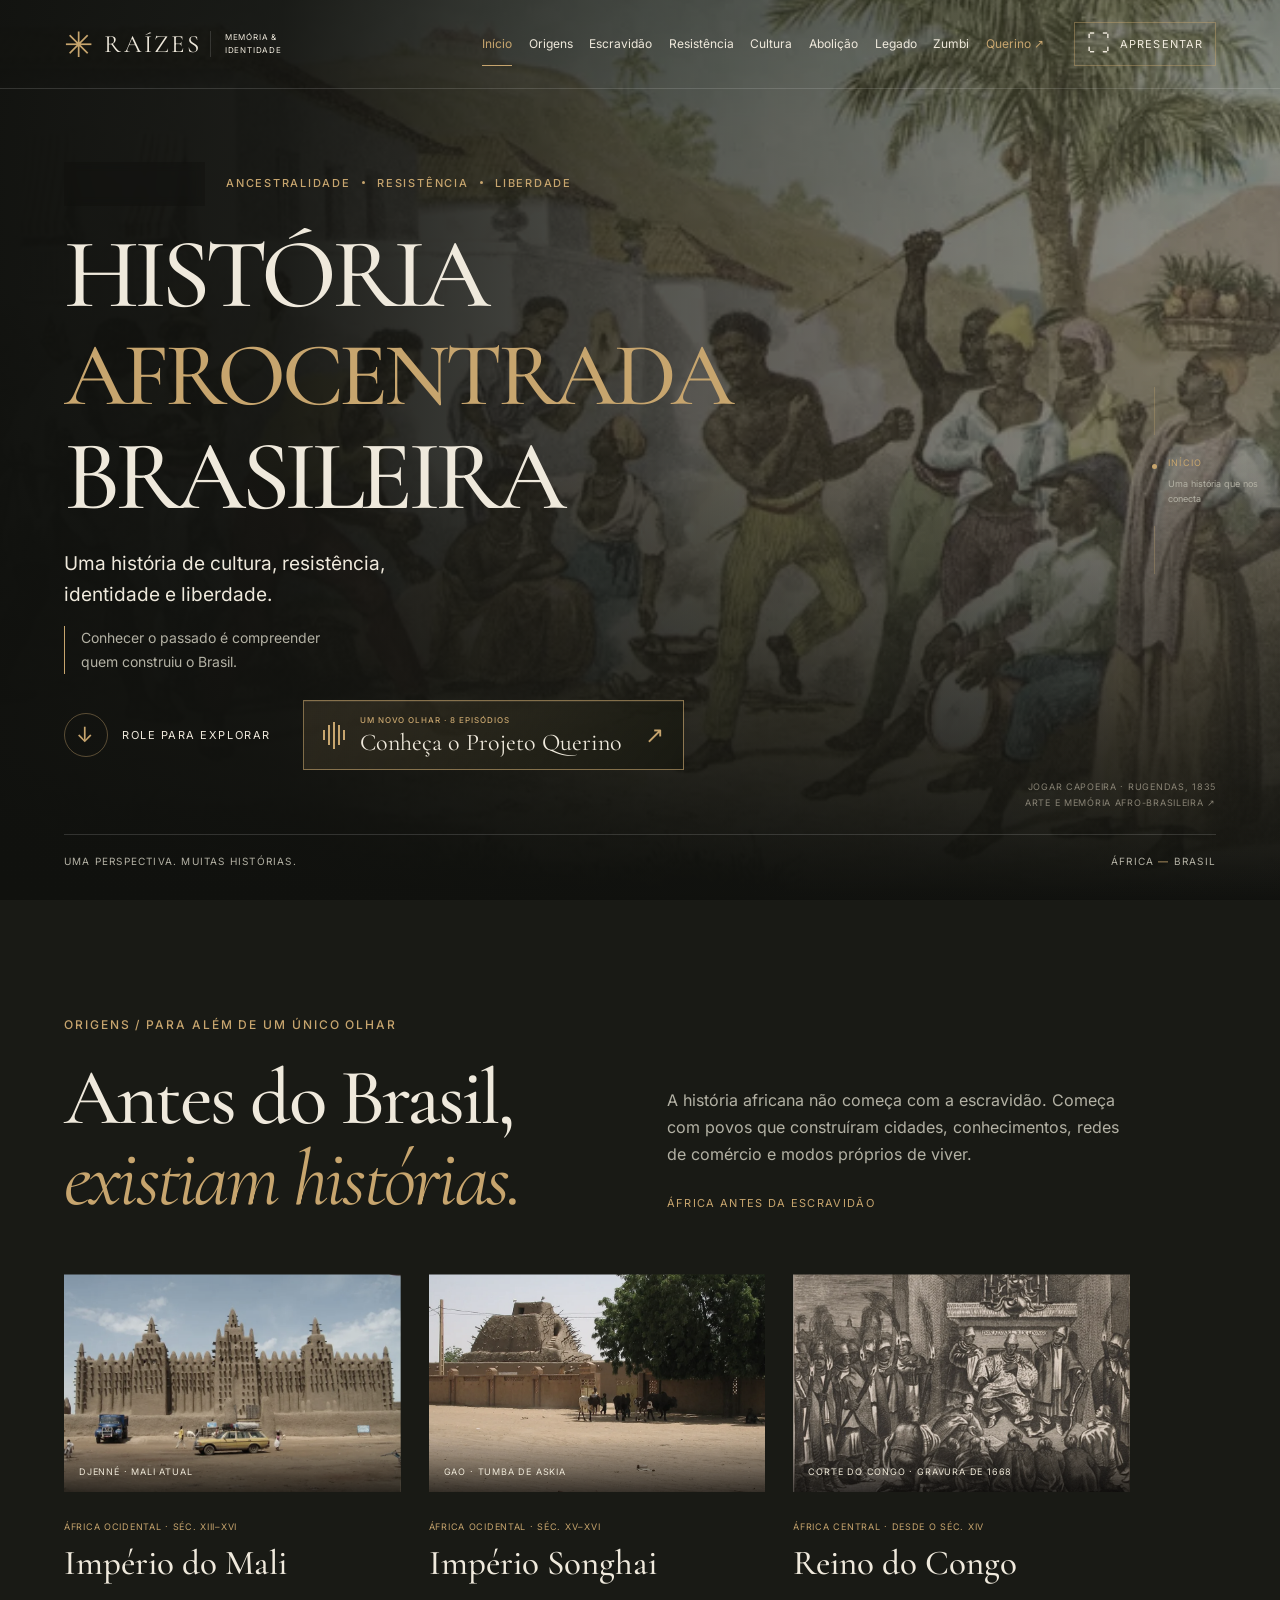
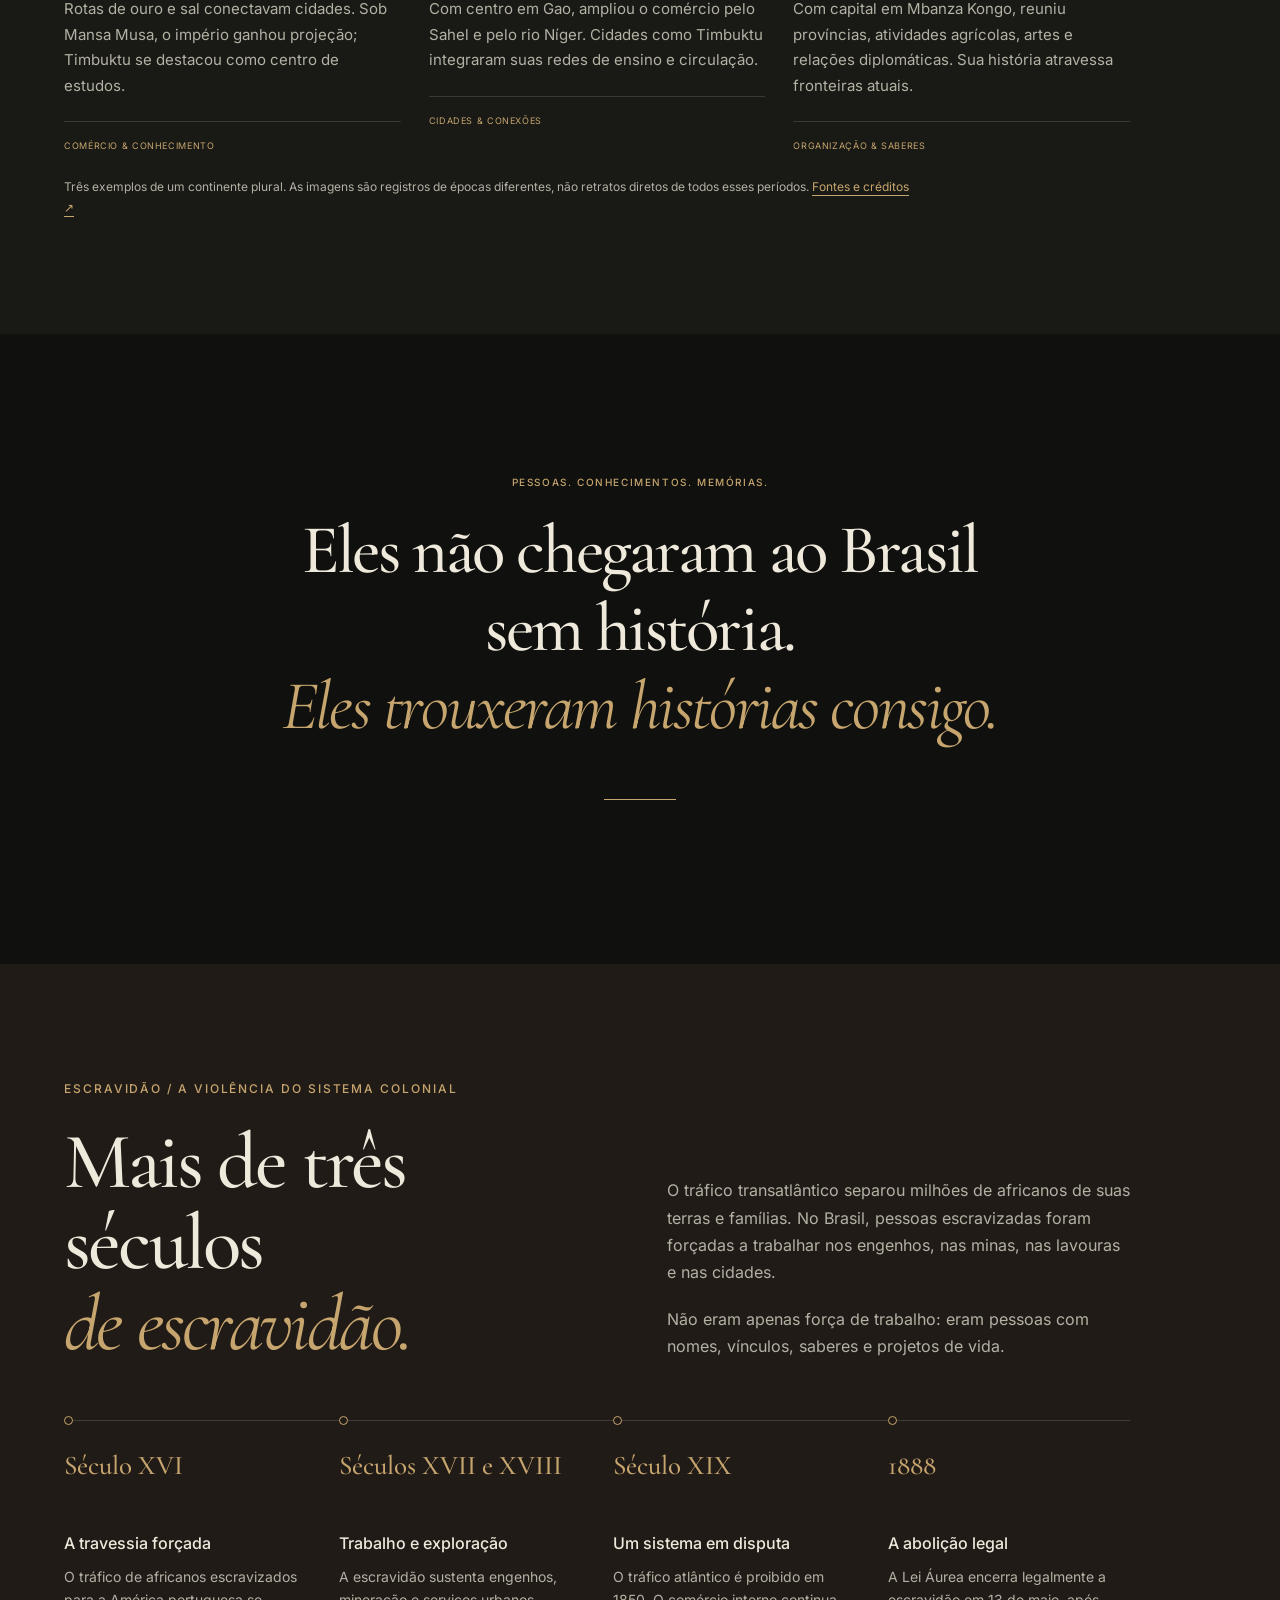
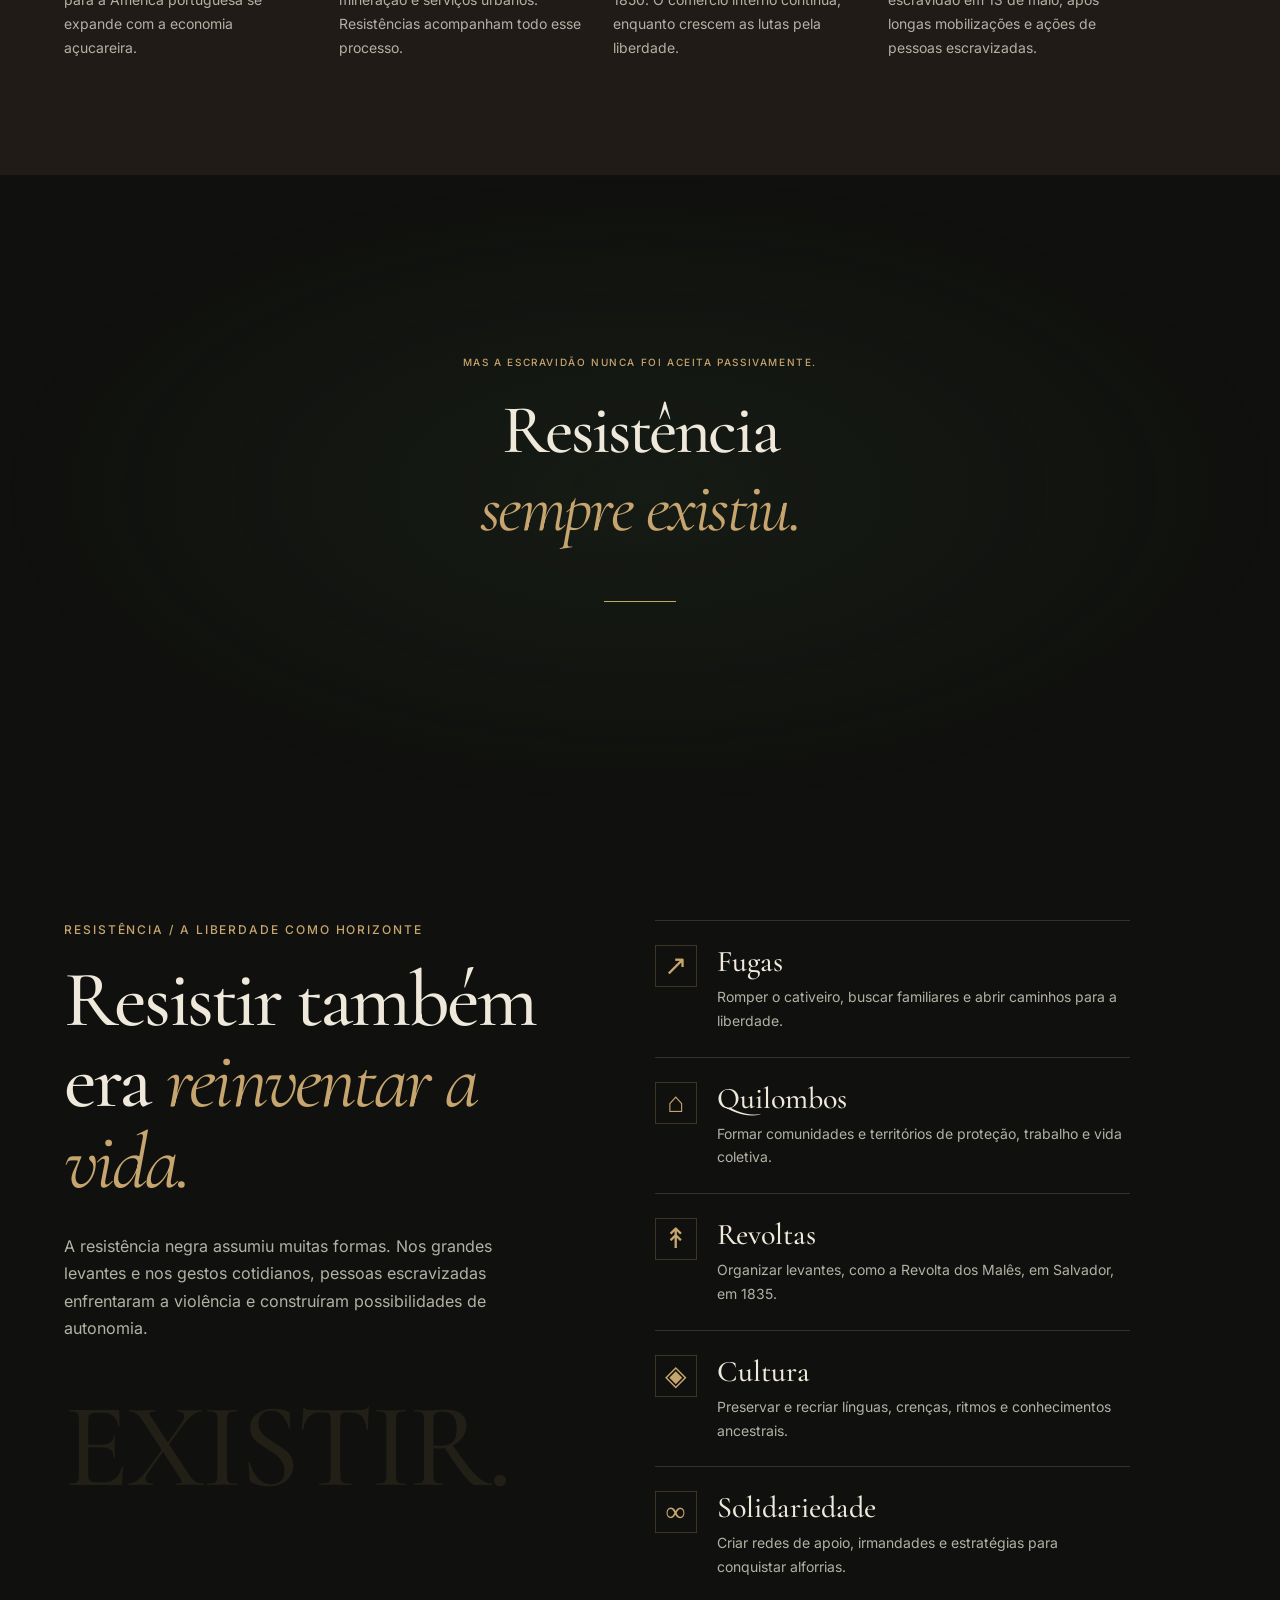
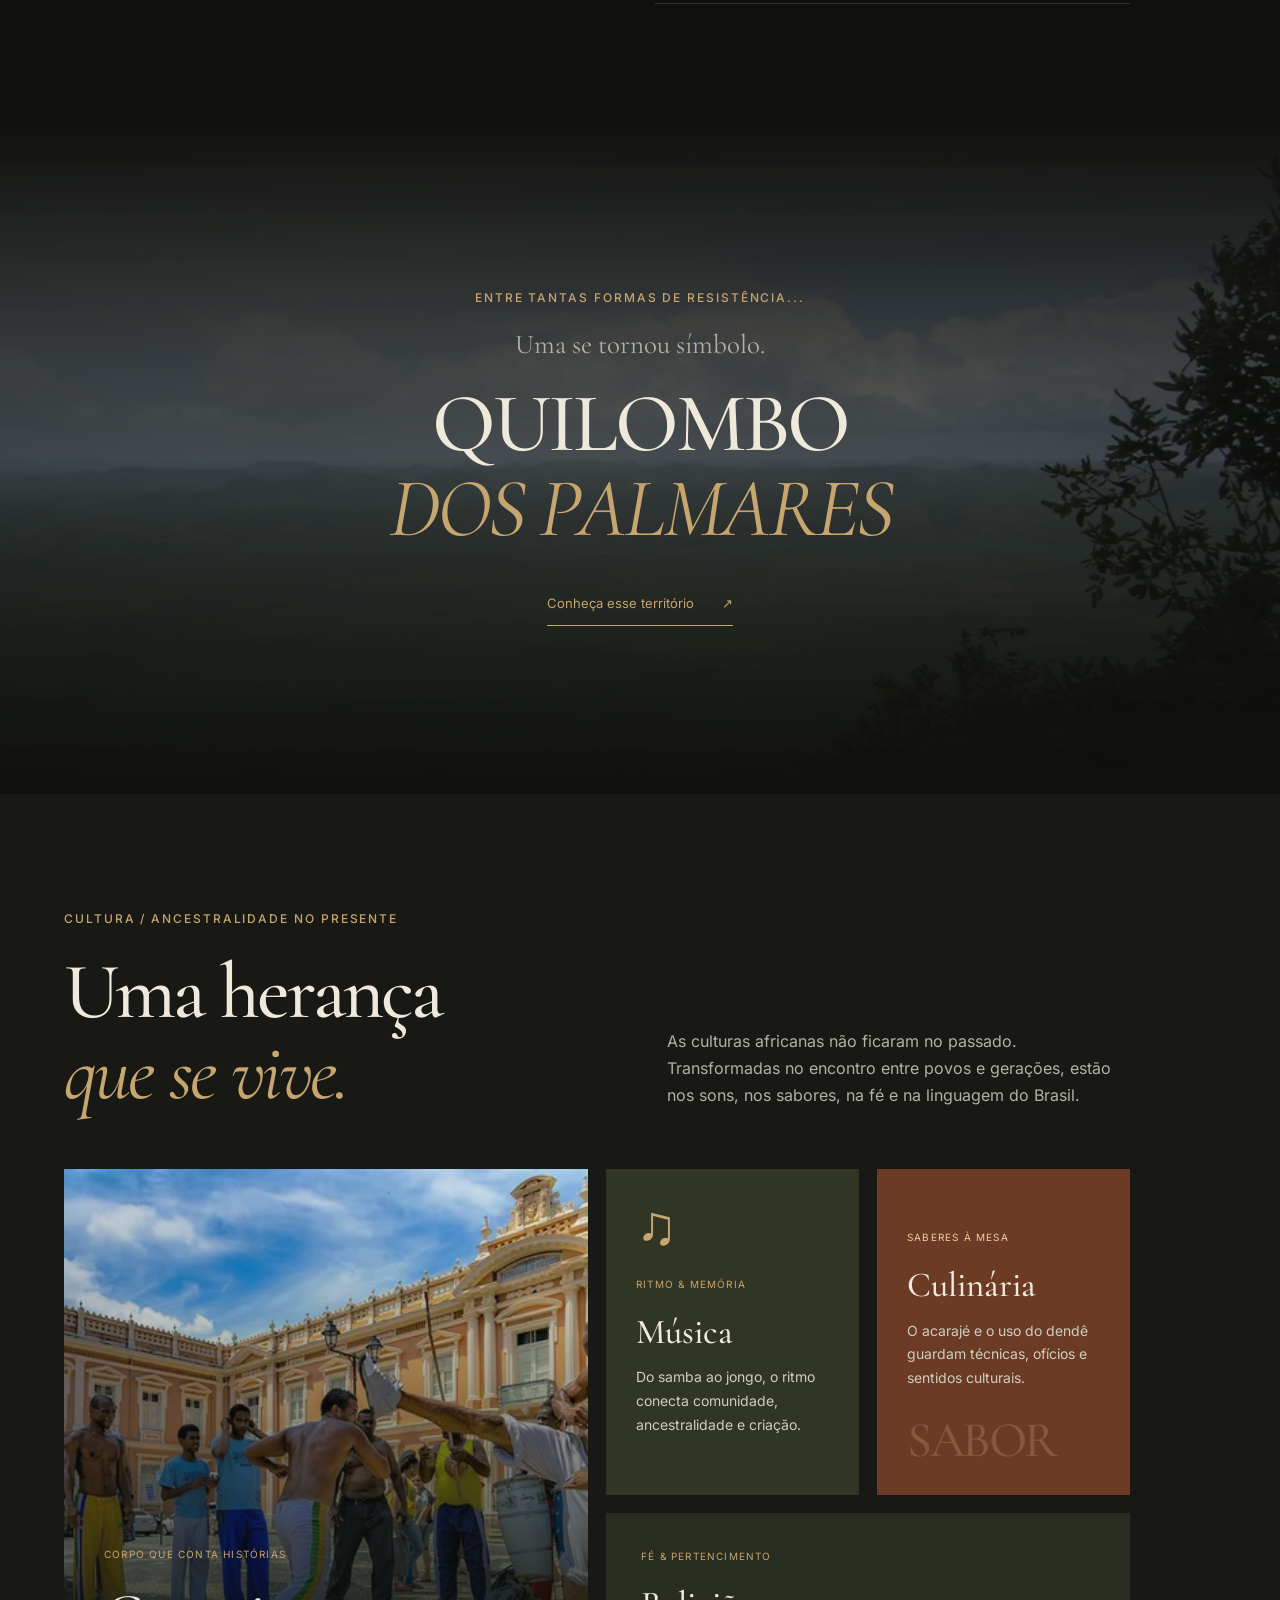
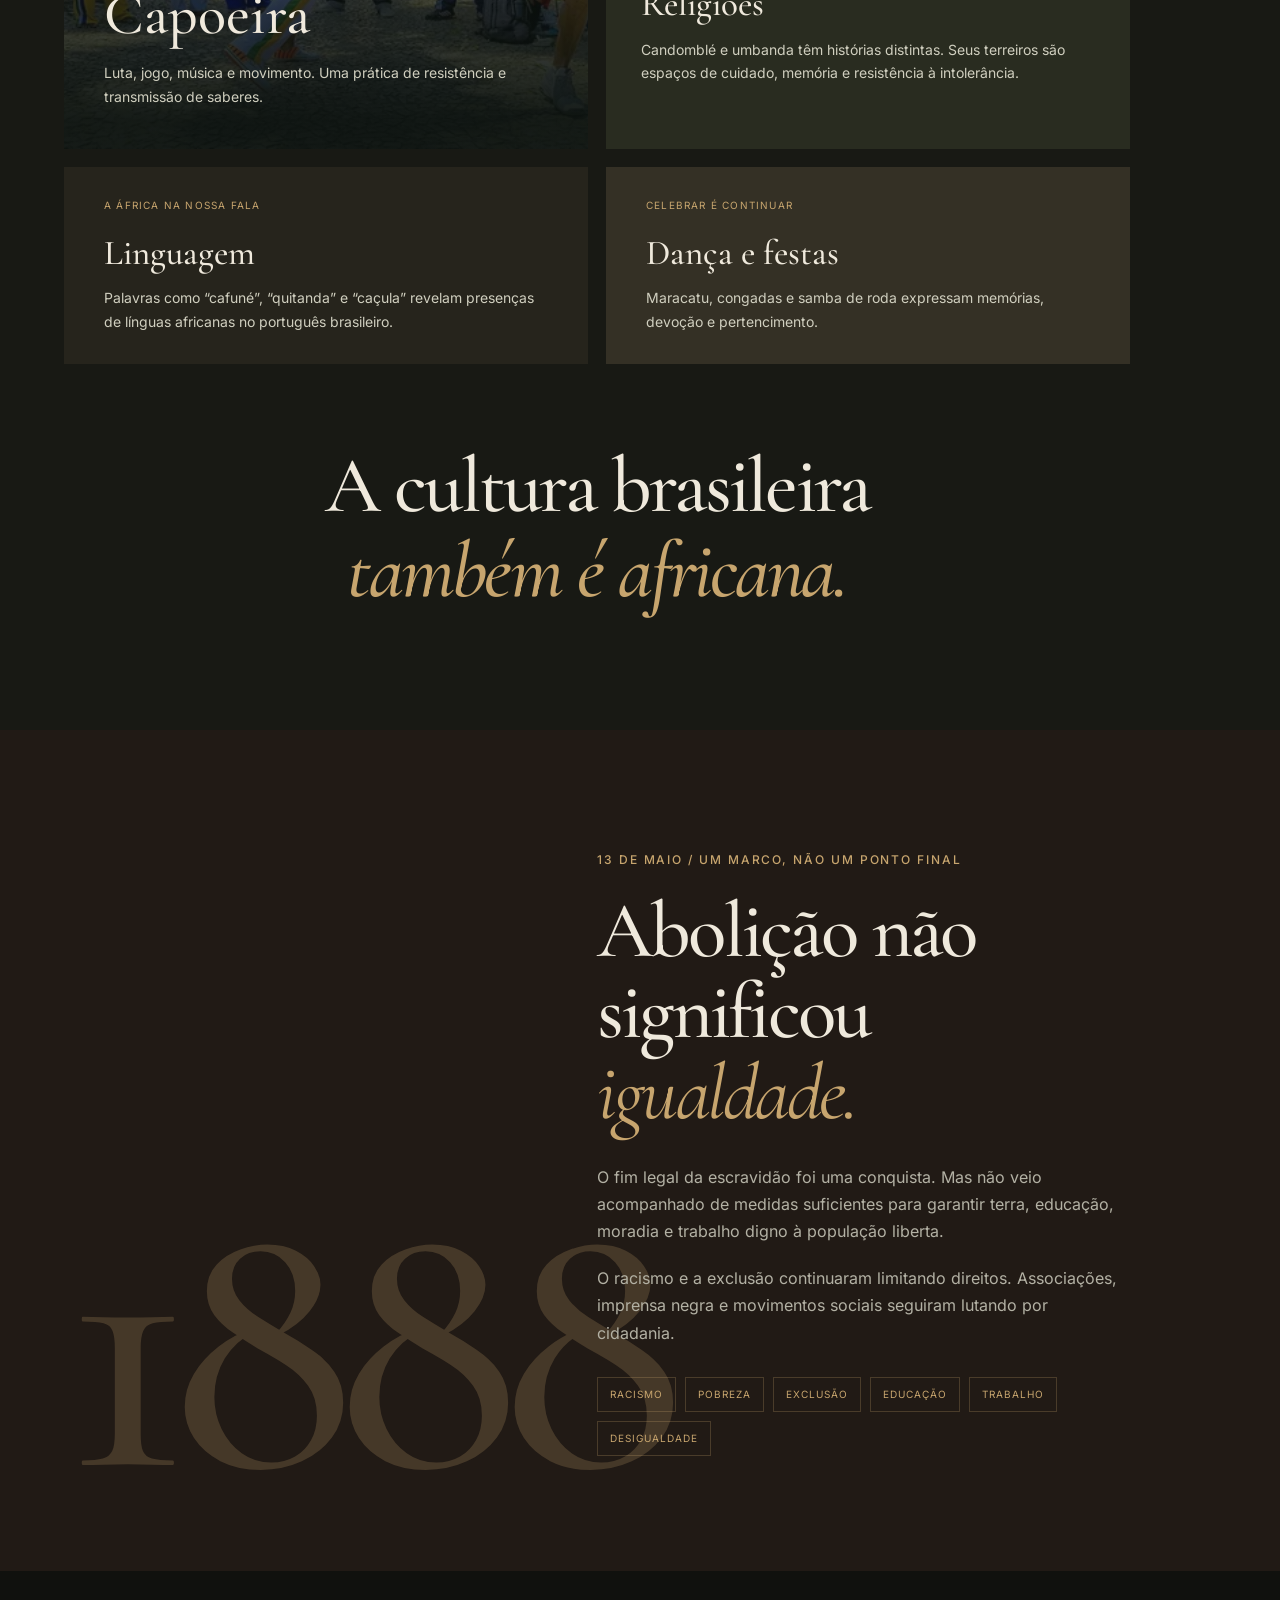
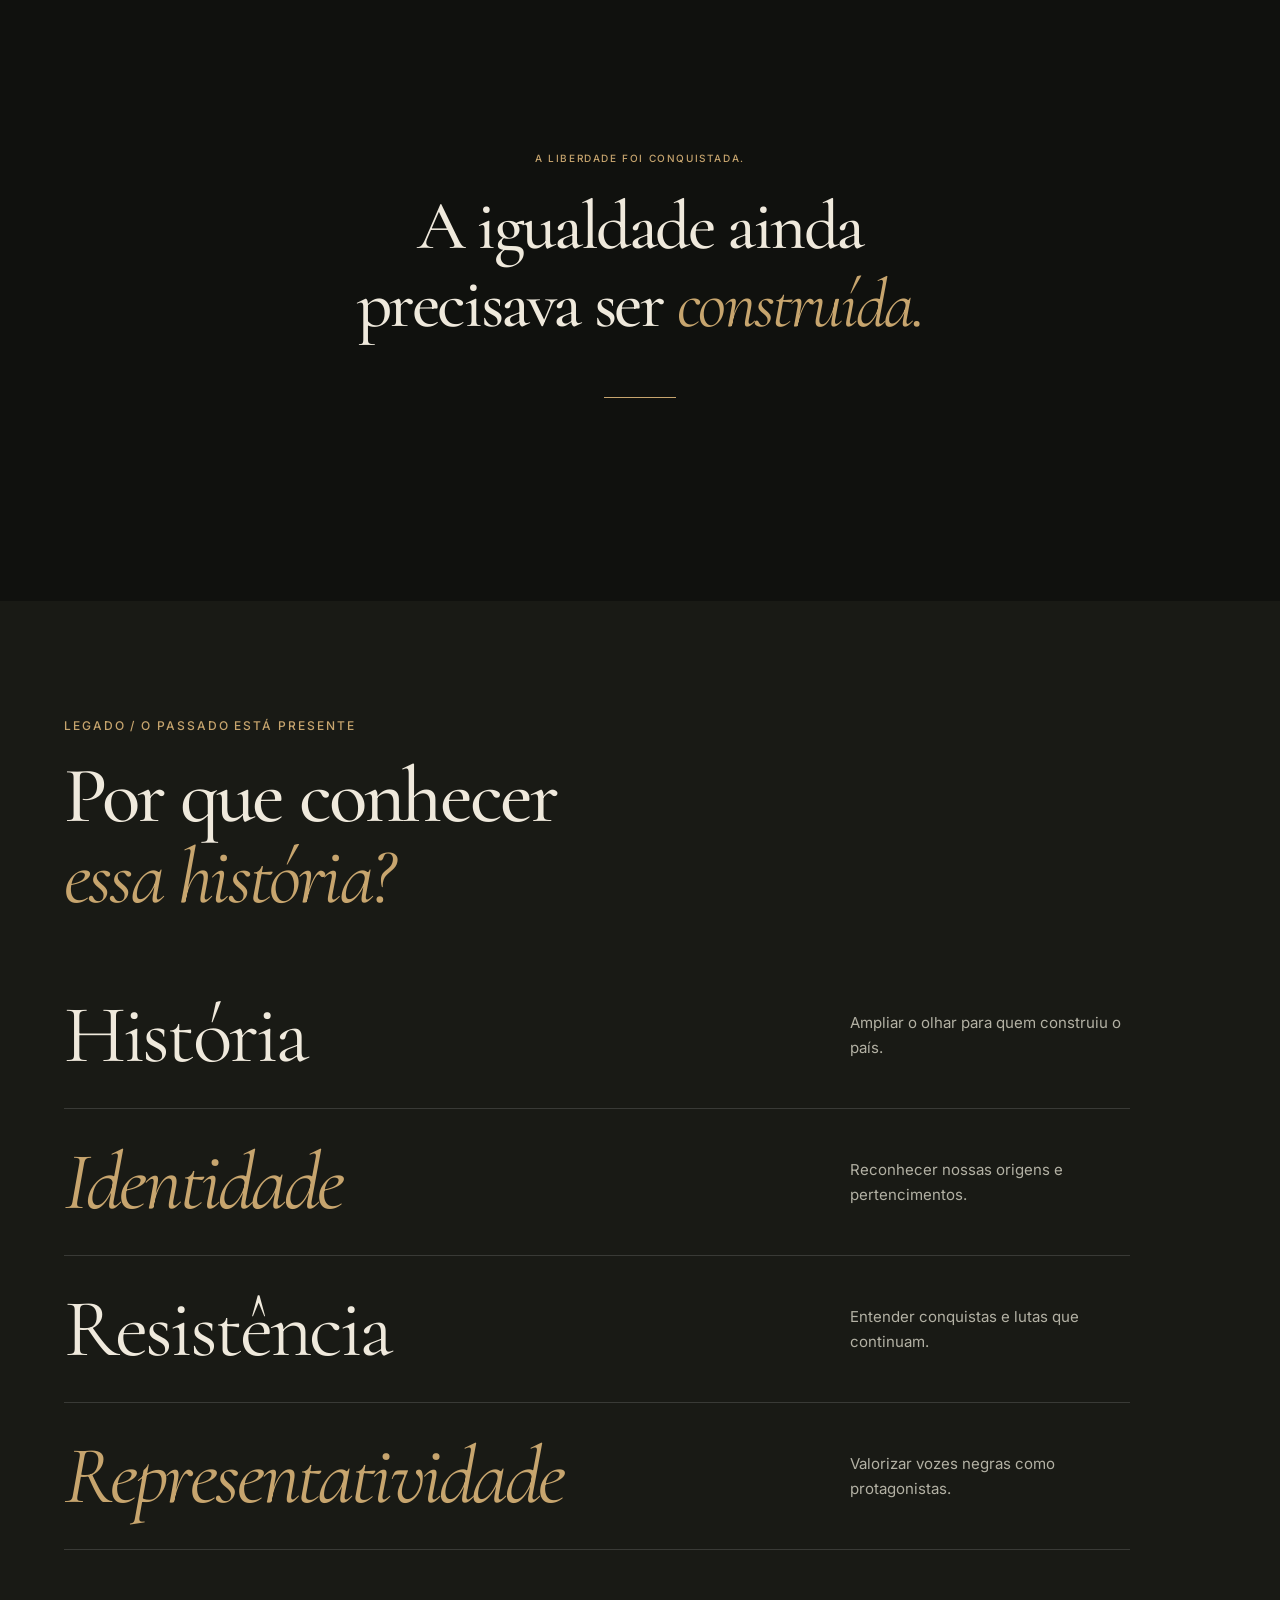
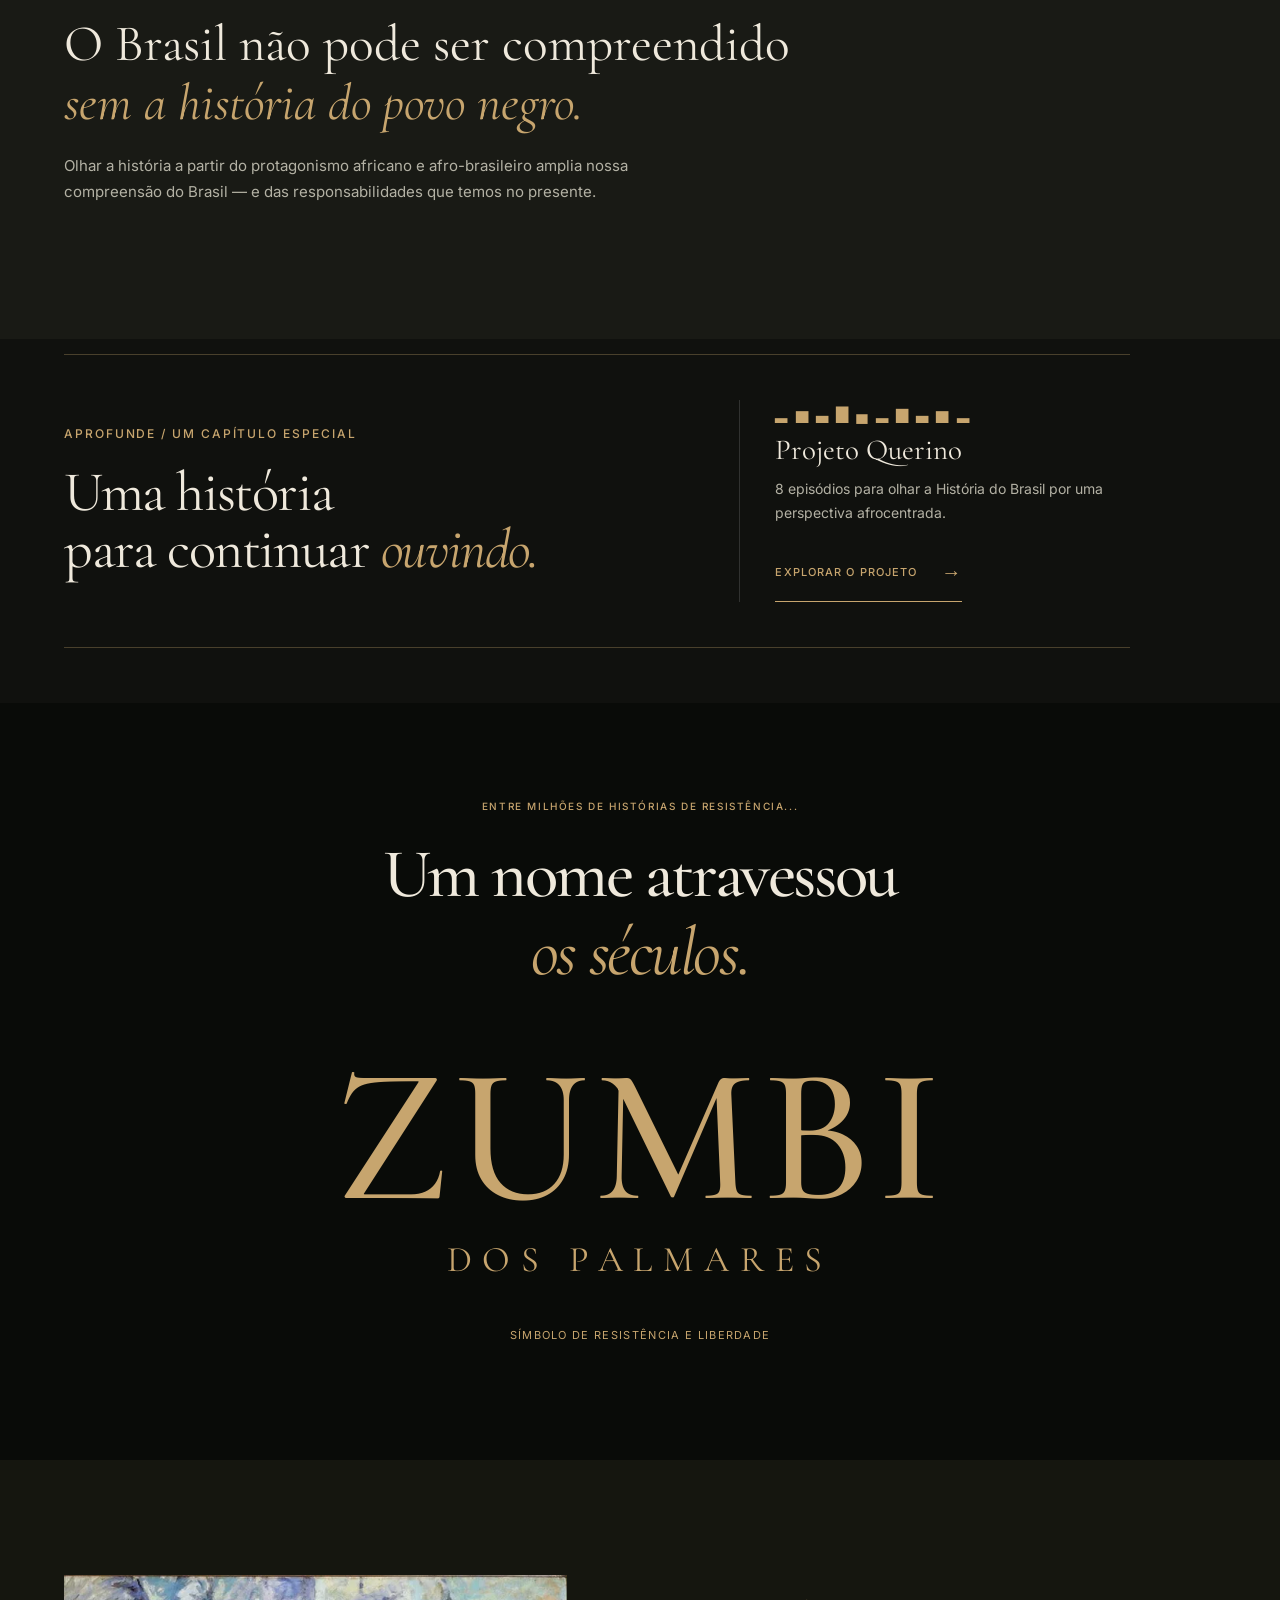
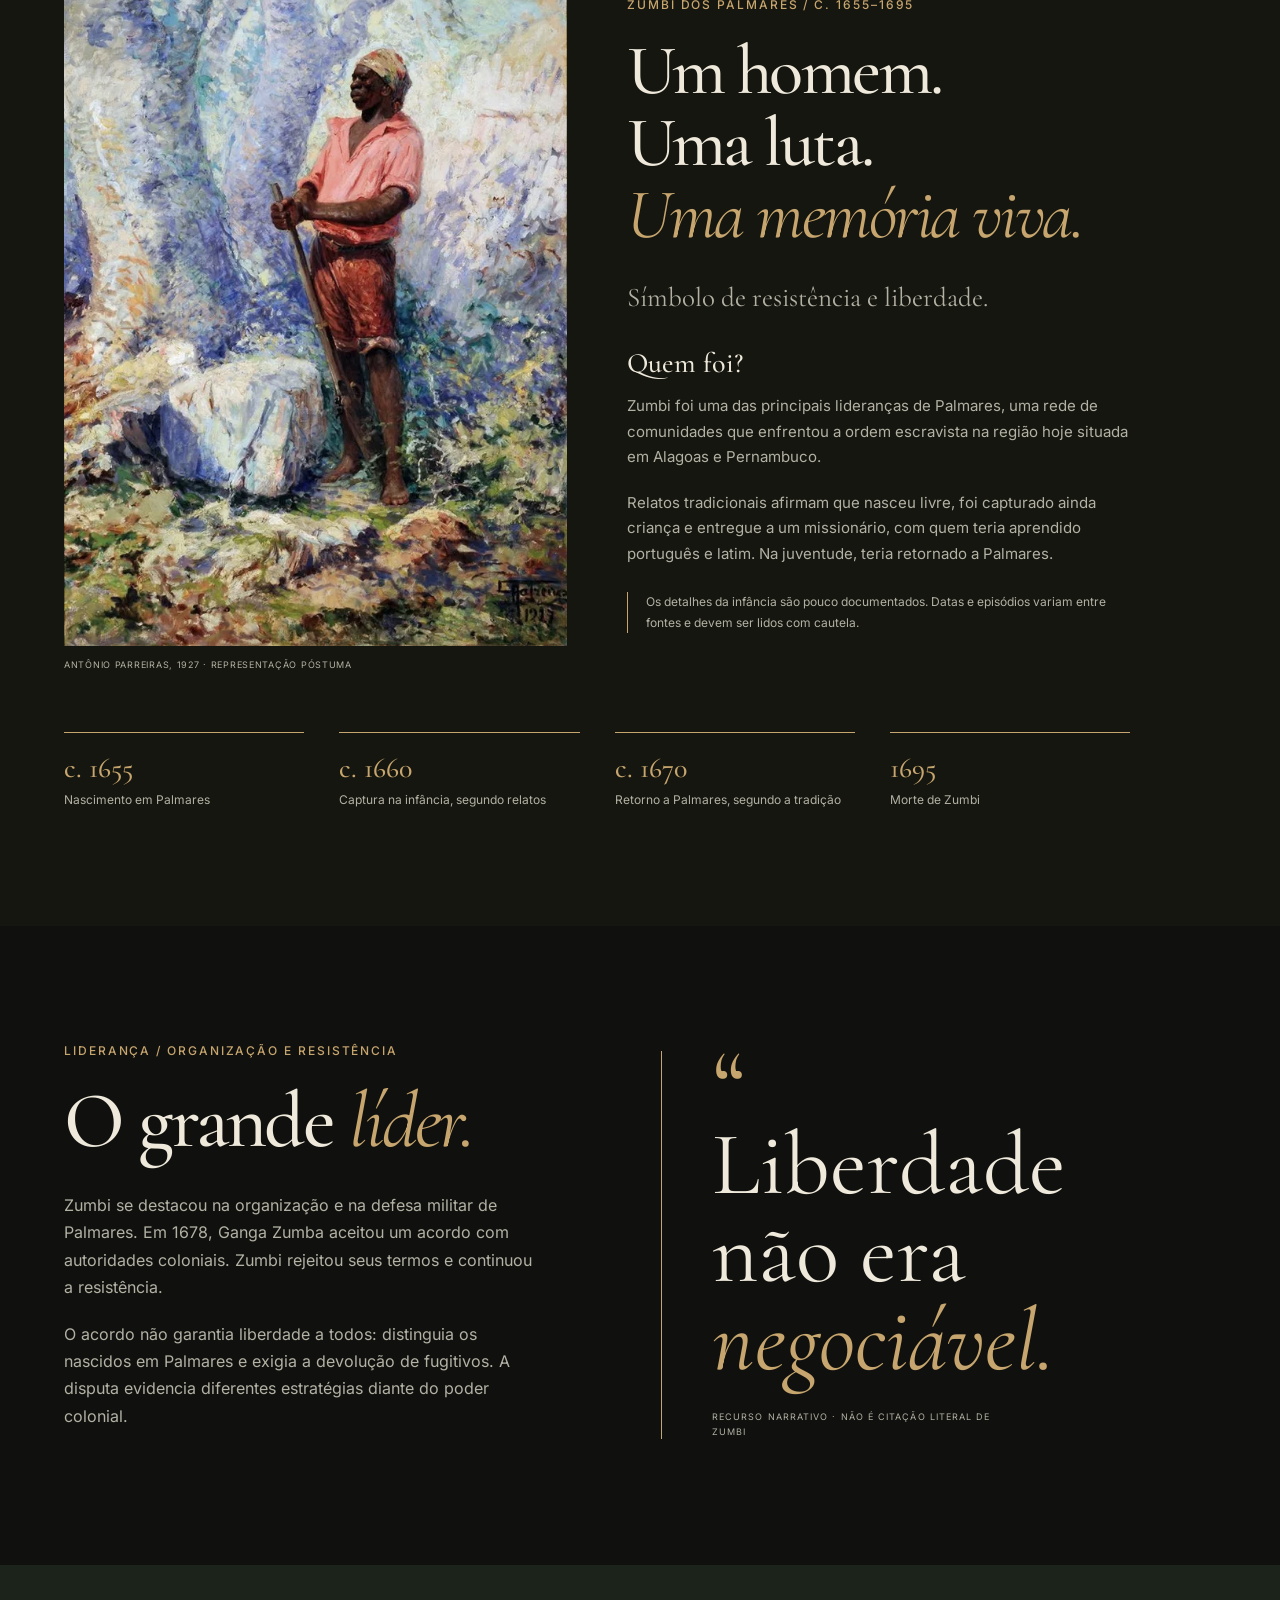
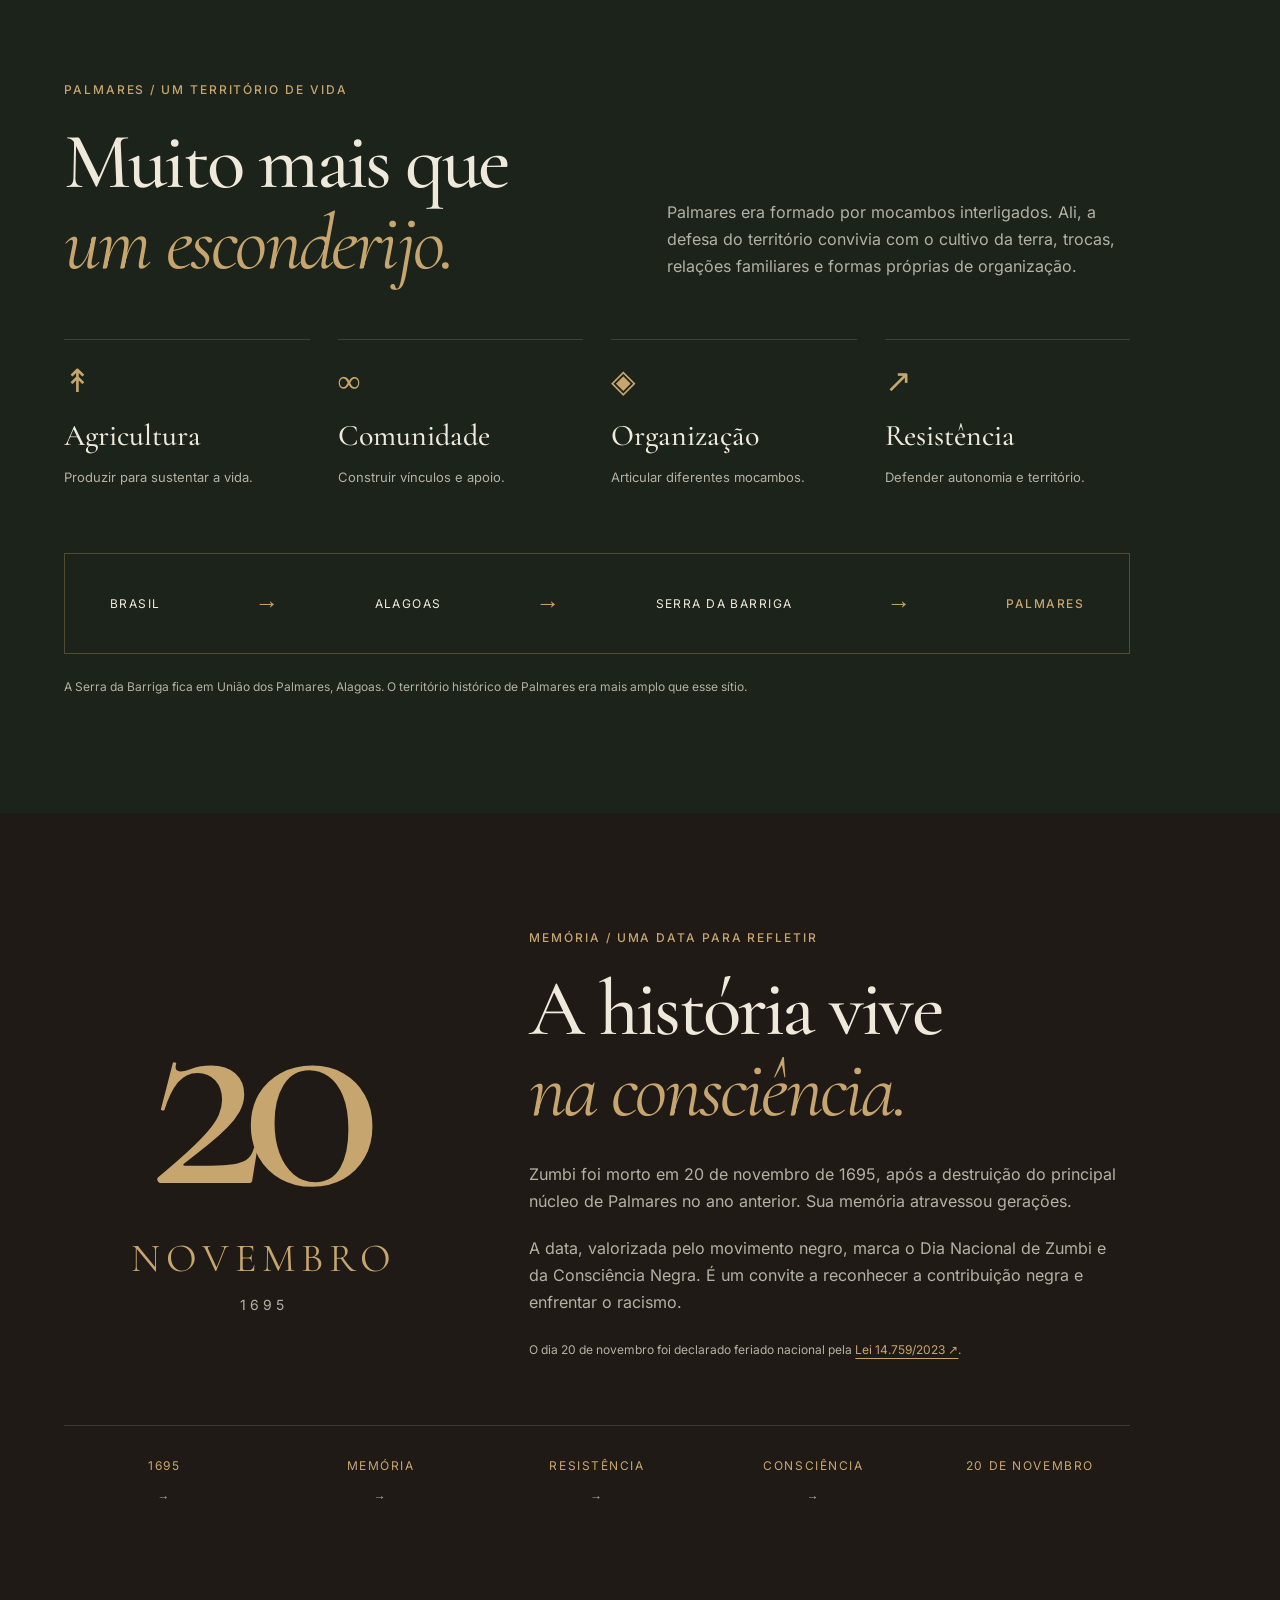
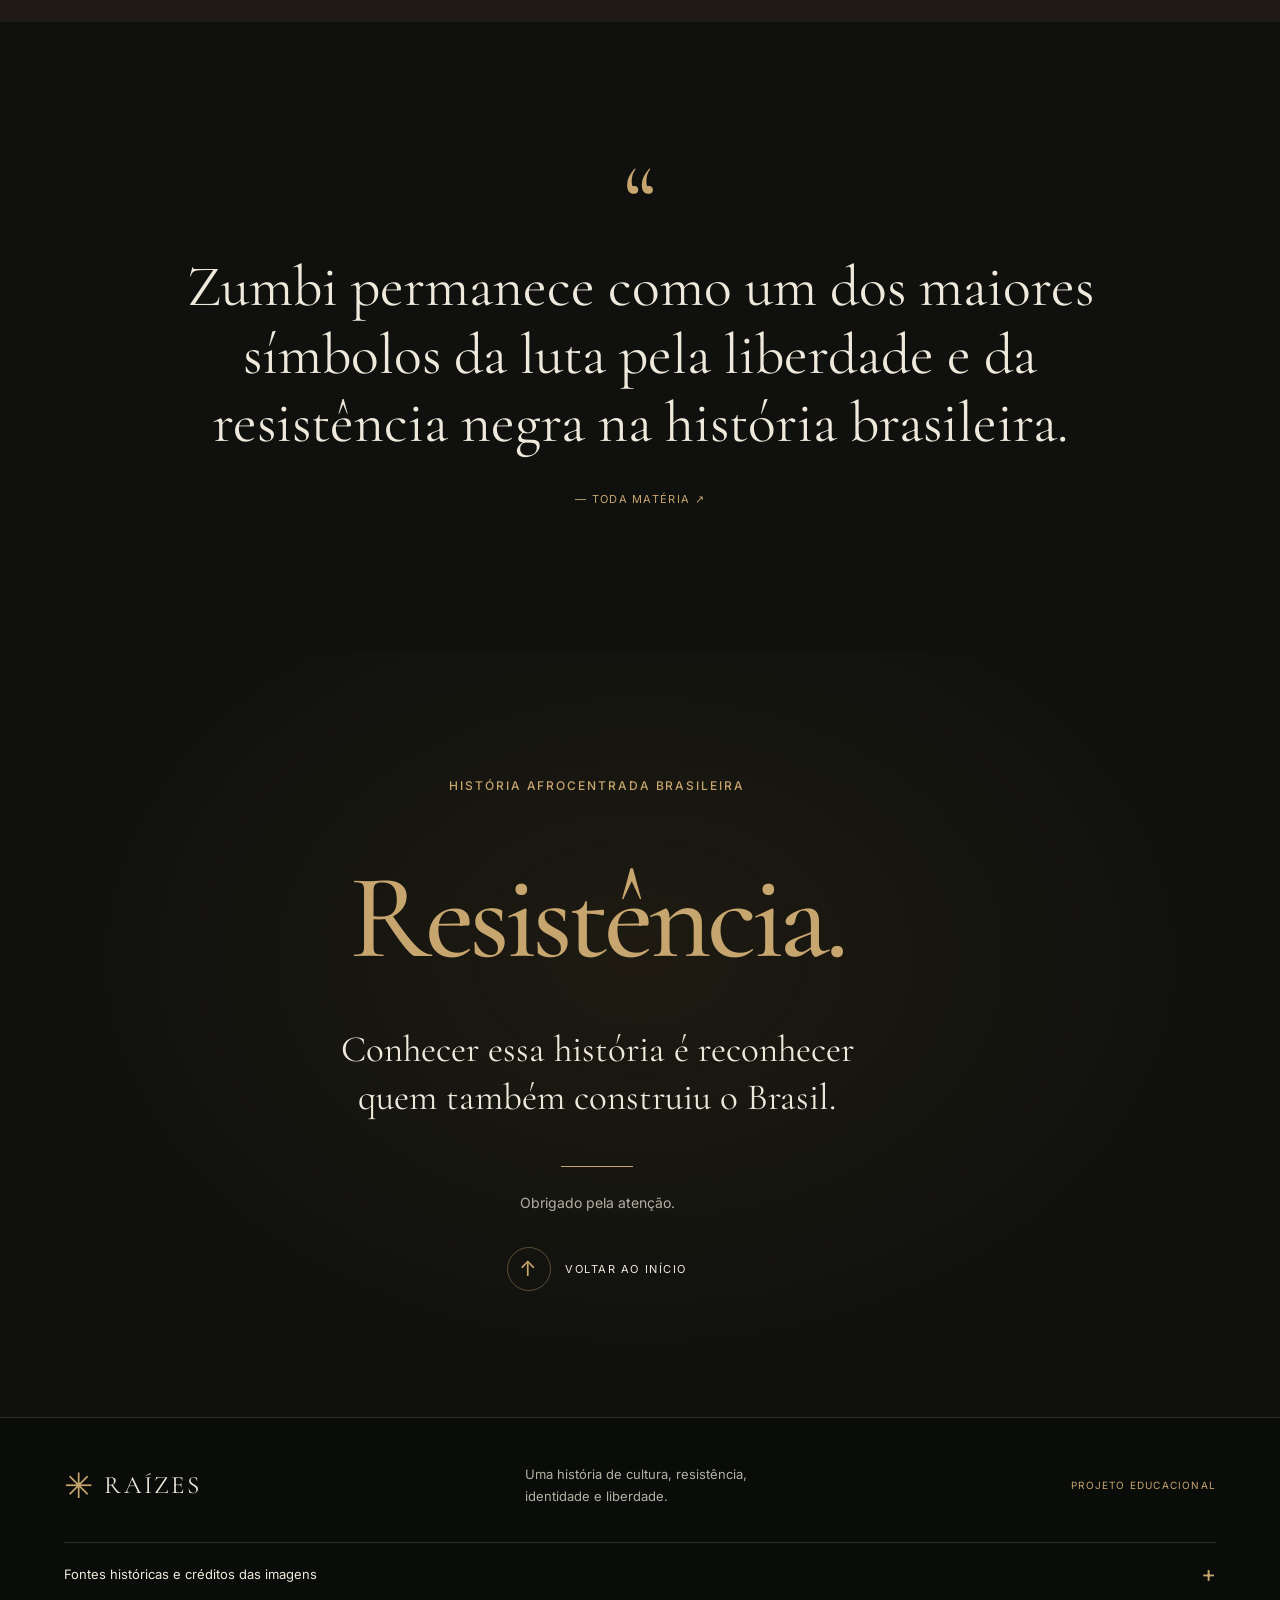
<file: index.html>
<!DOCTYPE html>
<html lang="pt-BR">
  <head>
    <meta charset="utf-8">
    <meta name="viewport" content="width=device-width, initial-scale=1.0, viewport-fit=cover">
    <meta name="theme-color" content="#10110e">
    <meta name="description" content="Uma experiência sobre história, resistência e protagonismo africano e afro-brasileiro na formação do Brasil.">
    <title>Raízes — História Afrocentrada Brasileira</title>
    <link rel="icon" type="image/svg+xml" href="data:image/svg+xml,%3Csvg xmlns='http://www.w3.org/2000/svg' viewBox='0 0 32 32'%3E%3Crect width='32' height='32' rx='5' fill='%2310110e'/%3E%3Cpath d='M16 5v17m0-7L8 9m8 10 9-9M16 22l-8 5m8-5 8 5m-8-5v7' stroke='%23c7a56e' stroke-width='2' fill='none'/%3E%3C/svg%3E">
    <link rel="stylesheet" href="./assets/fonts/fonts.css">
    <link rel="stylesheet" href="./css/style.css">
    <link rel="stylesheet" href="./css/querino-bridge.css">
    <script src="./js/page-transitions.js" defer></script>
    <script src="./js/script.js" defer>
    </script>
  </head>
  <body>
    <div class="loader" aria-hidden="true" hidden>
      <div class="loader-inner">
        <div class="loader-brand">RAÍZES</div>
        <p class="eyebrow">QUE CONSTROEM O BRASIL</p>
        <div class="loader-line">
          <span>
          </span>
        </div>
        <p class="loader-motto">História. Resistência. Identidade.</p>
        <span class="loader-count">0%</span>
        <p class="loader-final">Conhecer o passado é compreender o presente.</p>
      </div>
    </div>
    <a class="skip-link" href="#conteudo">Pular para o conteúdo</a>
    <div class="reading-progress" aria-hidden="true">
      <span>
      </span>
    </div>
    <header class="site-header">
      <a class="brand" href="#inicio" aria-label="Raízes — início">
        <span class="brand-mark" aria-hidden="true">✳</span> RAÍZES<span class="brand-caption">MEMÓRIA & IDENTIDADE</span>
      </a>
      <nav class="desktop-nav" aria-label="Capítulos">
        <a href="#inicio">Início</a>
        <a href="#origens">Origens</a>
        <a href="#escravidao">Escravidão</a>
        <a href="#resistencia">Resistência</a>
        <a href="#cultura">Cultura</a>
        <a href="#abolicao">Abolição</a>
        <a href="#legado">Legado</a>
        <a href="#zumbi">Zumbi</a>
        <a class="querino-nav" href="./querino.html" data-page-transition="querino">Querino ↗</a>
      </nav>
      <button class="present-button" type="button">
        <span aria-hidden="true">⛶</span>
        <span class="present-label">APRESENTAR</span>
      </button>
      <button class="menu-toggle" aria-label="Abrir menu" aria-controls="mobile-menu" aria-expanded="false">
        <span>
        </span>
        <span>
        </span>
      </button>
    </header>
    <dialog id="mobile-menu" class="mobile-menu" aria-label="Navegação por capítulos">
      <div class="menu-heading">
        <span class="eyebrow">EXPLORE A HISTÓRIA</span>
        <button class="menu-close" aria-label="Fechar menu">×</button>
      </div>
      <nav aria-label="Capítulos no celular">
        <a href="#inicio">Início<span>Uma história que nos conecta</span>
        </a>
        <a href="#origens">Origens<span>África antes da escravidão</span>
        </a>
        <a href="#escravidao">Escravidão<span>Uma travessia forçada</span>
        </a>
        <a href="#resistencia">Resistência<span>Quilombos e revoltas</span>
        </a>
        <a href="#cultura">Cultura<span>Heranças que vivem</span>
        </a>
        <a href="#abolicao">Abolição<span>Liberdade e seus caminhos</span>
        </a>
        <a href="#legado">Legado<span>Reconhecer para transformar</span>
        </a>
        <a href="#zumbi">Zumbi<span>Um nome atravessa os séculos</span>
        </a>
        <a href="./querino.html" data-page-transition="querino">Projeto Querino ↗<span>Um capítulo especial para ouvir</span></a>
      </nav>
      <p class="menu-foot">HISTÓRIA. RESISTÊNCIA. IDENTIDADE.</p>
    </dialog>
    <aside class="story-nav" aria-label="Você está neste capítulo">
      <div class="story-stem">
      </div>
      <a href="#inicio">
        <span class="story-label">Início</span>
        <span class="story-subtitle">Uma história que nos conecta</span>
      </a>
      <div class="story-stem">
      </div>
    </aside>
    <div class="mobile-chapter" aria-hidden="true">
      <span>Início</span>
      <i>
      </i>
    </div>
    <main id="conteudo">
      <section class="hero chapter" id="inicio" data-label="Início" data-subtitle="Uma história que nos conecta" data-step>
        <div class="hero-art" aria-hidden="true">
          <picture>
            <source media="(max-width: 600px)" srcset="./assets/images/hero-small.webp">
            <img src="./assets/images/hero.webp" alt="" width="1600" height="1108" fetchpriority="high">
          </picture>
        </div>
        <div class="hero-content">
          <div class="hero-kicker">
            <div class="class-stamp" aria-label="Trabalho apresentado pela Turma 202">
              <strong>202</strong>
              <span>
                <small>TURMA</small>
                <b>APRESENTA</b>
              </span>
            </div>
            <p class="eyebrow">ANCESTRALIDADE <i>
              </i> RESISTÊNCIA <i>
              </i> LIBERDADE</p>
          </div>
          <h1>
            <span>HISTÓRIA</span>
            <span class="gold">AFROCENTRADA</span>
            <span>BRASILEIRA</span>
          </h1>
          <p class="hero-subtitle">Uma história de cultura, resistência,<br class="desktop-break"> identidade e liberdade.</p>
          <p class="hero-note">Conhecer o passado é compreender<br> quem construiu o Brasil.</p>
          <div class="hero-actions">
            <a class="explore" href="#origens">
              <span class="circle-arrow" aria-hidden="true">↓</span> ROLE PARA EXPLORAR</a>
            <a class="querino-hero-button" href="./querino.html" data-page-transition="querino" aria-label="Conhecer o Projeto Querino — 8 episódios">
              <span class="querino-button-wave" aria-hidden="true"><i></i><i></i><i></i><i></i><i></i></span>
              <span class="querino-button-copy"><small>UM NOVO OLHAR · 8 EPISÓDIOS</small><strong>Conheça o Projeto Querino</strong></span>
              <span class="querino-button-arrow" aria-hidden="true">↗</span>
            </a>
          </div>
        </div>
        <div class="hero-bottom">
          <span>UMA PERSPECTIVA. MUITAS HISTÓRIAS.</span>
          <span>ÁFRICA <span class="gold">—</span> BRASIL</span>
        </div>
        <a class="hero-art-credit" href="#fontes">JOGAR CAPOEIRA · RUGENDAS, 1835<br>ARTE E MEMÓRIA AFRO-BRASILEIRA ↗</a>
      </section>
      <section class="chapter section origins" id="origens" data-label="Origens" data-subtitle="África antes da escravidão" data-step>
        <div class="section-heading reveal">
          <p class="eyebrow">ORIGENS / PARA ALÉM DE UM ÚNICO OLHAR</p>
          <h2>Antes do Brasil,<br>
            <em>existiam histórias.</em>
          </h2>
          <div class="heading-aside">
            <p>A história africana não começa com a escravidão. Começa com povos que construíram cidades, conhecimentos, redes de comércio e modos próprios de viver.</p>
            <span class="micro-label">ÁFRICA ANTES DA ESCRAVIDÃO</span>
          </div>
        </div>
        <div class="origin-grid">
          <article class="origin-card reveal">
            <figure>
              <img src="./assets/images/mali.webp" alt="Arquitetura de terra da Grande Mesquita de Djenné, no Mali" width="800" height="530" loading="lazy">
              <figcaption>DJENNÉ · MALI ATUAL</figcaption>
            </figure>
            <div>
              <span class="micro-label">ÁFRICA OCIDENTAL · SÉC. XIII–XVI</span>
              <h3>Império do Mali</h3>
              <p>Rotas de ouro e sal conectavam cidades. Sob Mansa Musa, o império ganhou projeção; Timbuktu se destacou como centro de estudos.</p>
              <span class="card-tag">COMÉRCIO & CONHECIMENTO</span>
            </div>
          </article>
          <article class="origin-card reveal">
            <figure>
              <img src="./assets/images/songhai.webp" alt="Tumba de Askia em Gao, testemunho arquitetônico do Império Songhai" width="800" height="530" loading="lazy">
              <figcaption>GAO · TUMBA DE ASKIA</figcaption>
            </figure>
            <div>
              <span class="micro-label">ÁFRICA OCIDENTAL · SÉC. XV–XVI</span>
              <h3>Império Songhai</h3>
              <p>Com centro em Gao, ampliou o comércio pelo Sahel e pelo rio Níger. Cidades como Timbuktu integraram suas redes de ensino e circulação.</p>
              <span class="card-tag">CIDADES & CONEXÕES</span>
            </div>
          </article>
          <article class="origin-card reveal">
            <figure>
              <img src="./assets/images/congo.webp" alt="Gravura europeia do século XVII representando a corte do Reino do Congo" width="800" height="530" loading="lazy">
              <figcaption>CORTE DO CONGO · GRAVURA DE 1668</figcaption>
            </figure>
            <div>
              <span class="micro-label">ÁFRICA CENTRAL · DESDE O SÉC. XIV</span>
              <h3>Reino do Congo</h3>
              <p>Com capital em Mbanza Kongo, reuniu províncias, atividades agrícolas, artes e relações diplomáticas. Sua história atravessa fronteiras atuais.</p>
              <span class="card-tag">ORGANIZAÇÃO & SABERES</span>
            </div>
          </article>
        </div>
        <p class="source-note">Três exemplos de um continente plural. As imagens são registros de épocas diferentes, não retratos diretos de todos esses períodos. <a href="#fontes">Fontes e créditos ↗</a>
        </p>
      </section>
      <section class="interlude" data-step>
        <p class="eyebrow reveal">PESSOAS. CONHECIMENTOS. MEMÓRIAS.</p>
        <h2 class="reveal">Eles não chegaram ao Brasil<br>sem história.<br>
          <em>Eles trouxeram histórias consigo.</em>
        </h2>
        <span class="draw-line" aria-hidden="true">
        </span>
      </section>
      <section class="chapter section slavery" id="escravidao" data-label="Escravidão" data-subtitle="Uma travessia forçada" data-step>
        <div class="section-heading reveal">
          <p class="eyebrow">ESCRAVIDÃO / A VIOLÊNCIA DO SISTEMA COLONIAL</p>
          <h2>Mais de três séculos<br>
            <em>de escravidão.</em>
          </h2>
          <div class="heading-aside">
            <p>O tráfico transatlântico separou milhões de africanos de suas terras e famílias. No Brasil, pessoas escravizadas foram forçadas a trabalhar nos engenhos, nas minas, nas lavouras e nas cidades.</p>
            <p>Não eram apenas força de trabalho: eram pessoas com nomes, vínculos, saberes e projetos de vida.</p>
          </div>
        </div>
        <div class="timeline" aria-label="Linha do tempo da escravidão no Brasil">
          <span class="timeline-track" aria-hidden="true">
            <i>
            </i>
          </span>
          <article class="reveal">
            <span class="timeline-dot">
            </span>
            <p class="timeline-date">Século XVI</p>
            <h3>A travessia forçada</h3>
            <p>O tráfico de africanos escravizados para a América portuguesa se expande com a economia açucareira.</p>
          </article>
          <article class="reveal">
            <span class="timeline-dot">
            </span>
            <p class="timeline-date">Séculos XVII e XVIII</p>
            <h3>Trabalho e exploração</h3>
            <p>A escravidão sustenta engenhos, mineração e serviços urbanos. Resistências acompanham todo esse processo.</p>
          </article>
          <article class="reveal">
            <span class="timeline-dot">
            </span>
            <p class="timeline-date">Século XIX</p>
            <h3>Um sistema em disputa</h3>
            <p>O tráfico atlântico é proibido em 1850. O comércio interno continua, enquanto crescem as lutas pela liberdade.</p>
          </article>
          <article class="reveal">
            <span class="timeline-dot">
            </span>
            <p class="timeline-date">1888</p>
            <h3>A abolição legal</h3>
            <p>A Lei Áurea encerra legalmente a escravidão em 13 de maio, após longas mobilizações e ações de pessoas escravizadas.</p>
          </article>
        </div>
      </section>
      <section class="interlude resistance-transition" data-step>
        <p class="eyebrow reveal">MAS A ESCRAVIDÃO NUNCA FOI ACEITA PASSIVAMENTE.</p>
        <h2 class="reveal">Resistência<br>
          <em>sempre existiu.</em>
        </h2>
        <span class="draw-line" aria-hidden="true">
        </span>
      </section>
      <section class="chapter section resistance" id="resistencia" data-label="Resistência" data-subtitle="Quilombos e revoltas" data-step>
        <div class="resistance-intro reveal">
          <p class="eyebrow">RESISTÊNCIA / A LIBERDADE COMO HORIZONTE</p>
          <h2>Resistir também<br>era <em>reinventar a vida.</em>
          </h2>
          <p>A resistência negra assumiu muitas formas. Nos grandes levantes e nos gestos cotidianos, pessoas escravizadas enfrentaram a violência e construíram possibilidades de autonomia.</p>
          <span class="oversize-word" aria-hidden="true">EXISTIR.</span>
        </div>
        <div class="resistance-list">
          <article class="reveal">
            <span class="resistance-icon" aria-hidden="true">↗</span>
            <div>
              <h3>Fugas</h3>
              <p>Romper o cativeiro, buscar familiares e abrir caminhos para a liberdade.</p>
            </div>
          </article>
          <article class="reveal">
            <span class="resistance-icon" aria-hidden="true">⌂</span>
            <div>
              <h3>Quilombos</h3>
              <p>Formar comunidades e territórios de proteção, trabalho e vida coletiva.</p>
            </div>
          </article>
          <article class="reveal">
            <span class="resistance-icon" aria-hidden="true">↟</span>
            <div>
              <h3>Revoltas</h3>
              <p>Organizar levantes, como a Revolta dos Malês, em Salvador, em 1835.</p>
            </div>
          </article>
          <article class="reveal">
            <span class="resistance-icon" aria-hidden="true">◈</span>
            <div>
              <h3>Cultura</h3>
              <p>Preservar e recriar línguas, crenças, ritmos e conhecimentos ancestrais.</p>
            </div>
          </article>
          <article class="reveal">
            <span class="resistance-icon" aria-hidden="true">∞</span>
            <div>
              <h3>Solidariedade</h3>
              <p>Criar redes de apoio, irmandades e estratégias para conquistar alforrias.</p>
            </div>
          </article>
        </div>
      </section>
      <section class="palmares-reveal image-section" data-step>
        <img src="./assets/images/serra.webp" srcset="./assets/images/serra-small.webp 640w, ./assets/images/serra.webp 1000w" sizes="100vw" alt="Paisagem da Serra da Barriga, território histórico de Palmares em Alagoas" loading="lazy" width="1600" height="1000">
        <div class="image-section-content">
          <p class="eyebrow reveal">ENTRE TANTAS FORMAS DE RESISTÊNCIA...</p>
          <p class="reveal serif-small">Uma se tornou símbolo.</p>
          <h2 class="reveal">QUILOMBO<br>
            <em>DOS PALMARES</em>
          </h2>
          <a href="#palmares" class="text-link">Conheça esse território <span aria-hidden="true">↗</span>
          </a>
        </div>
      </section>
      <section class="chapter section culture" id="cultura" data-label="Cultura" data-subtitle="Heranças que vivem" data-step>
        <div class="section-heading reveal">
          <p class="eyebrow">CULTURA / ANCESTRALIDADE NO PRESENTE</p>
          <h2>Uma herança<br>
            <em>que se vive.</em>
          </h2>
          <div class="heading-aside">
            <p>As culturas africanas não ficaram no passado. Transformadas no encontro entre povos e gerações, estão nos sons, nos sabores, na fé e na linguagem do Brasil.</p>
          </div>
        </div>
        <div class="culture-grid">
          <article class="culture-card capoeira reveal">
            <img src="./assets/images/capoeira.webp" srcset="./assets/images/capoeira-small.webp 640w, ./assets/images/capoeira.webp 1000w" sizes="(max-width: 899px) 100vw, 50vw" alt="Roda de capoeira no Pelourinho, Salvador, fotografada por Eliasrosal em 2014" width="1280" height="853" loading="lazy">
            <div>
              <span class="micro-label">CORPO QUE CONTA HISTÓRIAS</span>
              <h3>Capoeira</h3>
              <p>Luta, jogo, música e movimento. Uma prática de resistência e transmissão de saberes.</p>
            </div>
          </article>
          <article class="culture-card music reveal">
            <span class="culture-symbol" aria-hidden="true">♫</span>
            <span class="micro-label">RITMO & MEMÓRIA</span>
            <h3>Música</h3>
            <p>Do samba ao jongo, o ritmo conecta comunidade, ancestralidade e criação.</p>
          </article>
          <article class="culture-card food reveal">
            <span class="micro-label">SABERES À MESA</span>
            <h3>Culinária</h3>
            <p>O acarajé e o uso do dendê guardam técnicas, ofícios e sentidos culturais.</p>
            <span class="culture-word" aria-hidden="true">SABOR</span>
          </article>
          <article class="culture-card religion reveal">
            <span class="micro-label">FÉ & PERTENCIMENTO</span>
            <h3>Religiões</h3>
            <p>Candomblé e umbanda têm histórias distintas. Seus terreiros são espaços de cuidado, memória e resistência à intolerância.</p>
          </article>
          <article class="culture-card language reveal">
            <span class="micro-label">A ÁFRICA NA NOSSA FALA</span>
            <h3>Linguagem</h3>
            <p>Palavras como “cafuné”, “quitanda” e “caçula” revelam presenças de línguas africanas no português brasileiro.</p>
          </article>
          <article class="culture-card dance reveal">
            <span class="micro-label">CELEBRAR É CONTINUAR</span>
            <h3>Dança e festas</h3>
            <p>Maracatu, congadas e samba de roda expressam memórias, devoção e pertencimento.</p>
          </article>
        </div>
        <p class="culture-statement reveal">A cultura brasileira<br>
          <em>também é africana.</em>
        </p>
      </section>
      <section class="chapter section abolition" id="abolicao" data-label="Abolição" data-subtitle="Liberdade e seus caminhos" data-step>
        <div class="abolition-year reveal" aria-label="1888">1888</div>
        <div class="abolition-content reveal">
          <p class="eyebrow">13 DE MAIO / UM MARCO, NÃO UM PONTO FINAL</p>
          <h2>Abolição não<br>significou <em>igualdade.</em>
          </h2>
          <p>O fim legal da escravidão foi uma conquista. Mas não veio acompanhado de medidas suficientes para garantir terra, educação, moradia e trabalho digno à população liberta.</p>
          <p>O racismo e a exclusão continuaram limitando direitos. Associações, imprensa negra e movimentos sociais seguiram lutando por cidadania.</p>
          <div class="issue-tags">
            <span>Racismo</span>
            <span>Pobreza</span>
            <span>Exclusão</span>
            <span>Educação</span>
            <span>Trabalho</span>
            <span>Desigualdade</span>
          </div>
        </div>
      </section>
      <section class="interlude" data-step>
        <p class="eyebrow reveal">A LIBERDADE FOI CONQUISTADA.</p>
        <h2 class="reveal">A igualdade ainda<br>precisava ser <em>construída.</em>
        </h2>
        <span class="draw-line" aria-hidden="true">
        </span>
      </section>
      <section class="chapter section legacy" id="legado" data-label="Legado" data-subtitle="Reconhecer para transformar" data-step>
        <div class="reveal">
          <p class="eyebrow">LEGADO / O PASSADO ESTÁ PRESENTE</p>
          <h2>Por que conhecer<br>
            <em>essa história?</em>
          </h2>
        </div>
        <div class="legacy-words">
          <article class="reveal">
            <h3>História</h3>
            <p>Ampliar o olhar para quem construiu o país.</p>
          </article>
          <article class="reveal">
            <h3>Identidade</h3>
            <p>Reconhecer nossas origens e pertencimentos.</p>
          </article>
          <article class="reveal">
            <h3>Resistência</h3>
            <p>Entender conquistas e lutas que continuam.</p>
          </article>
          <article class="reveal">
            <h3>Representatividade</h3>
            <p>Valorizar vozes negras como protagonistas.</p>
          </article>
        </div>
        <p class="legacy-conclusion reveal">O Brasil não pode ser compreendido<br>
          <em>sem a história do povo negro.</em>
        </p>
        <p class="legacy-note reveal">Olhar a história a partir do protagonismo africano e afro-brasileiro amplia nossa compreensão do Brasil — e das responsabilidades que temos no presente.</p>
      </section>
      <aside class="querino-callout" id="projeto-querino" aria-labelledby="querino-callout-title" data-step>
        <div class="querino-callout-inner reveal">
          <div>
            <p class="eyebrow">APROFUNDE / UM CAPÍTULO ESPECIAL</p>
            <h2 id="querino-callout-title">Uma história<br>para continuar <em>ouvindo.</em></h2>
          </div>
          <div class="querino-callout-aside">
            <span class="querino-mini-wave" aria-hidden="true">▂ ▅ ▃ ▇ ▄ ▂ ▆ ▃ ▅ ▂</span>
            <h3>Projeto Querino</h3>
            <p>8 episódios para olhar a História do Brasil por uma perspectiva afrocentrada.</p>
            <a class="q-link" href="./querino.html" data-page-transition="querino">EXPLORAR O PROJETO <span aria-hidden="true">→</span></a>
          </div>
        </div>
      </aside>
      <section class="interlude zumbi-transition" data-step>
        <p class="eyebrow reveal">ENTRE MILHÕES DE HISTÓRIAS DE RESISTÊNCIA...</p>
        <h2 class="reveal">Um nome atravessou<br>
          <em>os séculos.</em>
        </h2>
        <div class="zumbi-teaser reveal">ZUMBI<span>DOS PALMARES</span>
        </div>
        <p class="micro-label reveal">SÍMBOLO DE RESISTÊNCIA E LIBERDADE</p>
      </section>
      <section class="chapter section zumbi" id="zumbi" data-label="Zumbi" data-subtitle="Um nome atravessa os séculos" data-step>
        <figure class="zumbi-portrait reveal">
          <img src="./assets/images/zumbi.webp" srcset="./assets/images/zumbi-small.webp 640w, ./assets/images/zumbi.webp 713w" sizes="(max-width: 899px) 100vw, 50vw" alt="Representação artística de Zumbi por Antônio Parreiras, pintada em 1927" width="850" height="1400" loading="lazy">
          <figcaption>ANTÔNIO PARREIRAS, 1927 · REPRESENTAÇÃO PÓSTUMA</figcaption>
        </figure>
        <div class="zumbi-content">
          <p class="eyebrow reveal">ZUMBI DOS PALMARES / C. 1655–1695</p>
          <h2 class="reveal">Um homem.<br>Uma luta.<br>
            <em>Uma memória viva.</em>
          </h2>
          <p class="serif-small reveal">Símbolo de resistência e liberdade.</p>
          <div class="reveal">
            <h3>Quem foi?</h3>
            <p>Zumbi foi uma das principais lideranças de Palmares, uma rede de comunidades que enfrentou a ordem escravista na região hoje situada em Alagoas e Pernambuco.</p>
            <p>Relatos tradicionais afirmam que nasceu livre, foi capturado ainda criança e entregue a um missionário, com quem teria aprendido português e latim. Na juventude, teria retornado a Palmares.</p>
            <p class="historical-note">Os detalhes da infância são pouco documentados. Datas e episódios variam entre fontes e devem ser lidos com cautela.</p>
          </div>
        </div>
        <div class="zumbi-timeline">
          <article class="reveal">
            <span>c. 1655</span>
            <p>Nascimento em Palmares</p>
          </article>
          <article class="reveal">
            <span>c. 1660</span>
            <p>Captura na infância, segundo relatos</p>
          </article>
          <article class="reveal">
            <span>c. 1670</span>
            <p>Retorno a Palmares, segundo a tradição</p>
          </article>
          <article class="reveal">
            <span>1695</span>
            <p>Morte de Zumbi</p>
          </article>
        </div>
      </section>
      <section class="section leadership" data-step>
        <div class="reveal">
          <p class="eyebrow">LIDERANÇA / ORGANIZAÇÃO E RESISTÊNCIA</p>
          <h2>O grande <em>líder.</em>
          </h2>
          <p>Zumbi se destacou na organização e na defesa militar de Palmares. Em 1678, Ganga Zumba aceitou um acordo com autoridades coloniais. Zumbi rejeitou seus termos e continuou a resistência.</p>
          <p>O acordo não garantia liberdade a todos: distinguia os nascidos em Palmares e exigia a devolução de fugitivos. A disputa evidencia diferentes estratégias diante do poder colonial.</p>
        </div>
        <div class="leadership-quote reveal">
          <span class="quote-mark" aria-hidden="true">“</span>
          <p>Liberdade<br>não era<br>
            <em>negociável.</em>
          </p>
          <span class="micro-label">RECURSO NARRATIVO · NÃO É CITAÇÃO LITERAL DE ZUMBI</span>
        </div>
      </section>
      <section class="section palmares" id="palmares" data-step>
        <div class="section-heading reveal">
          <p class="eyebrow">PALMARES / UM TERRITÓRIO DE VIDA</p>
          <h2>Muito mais que<br>
            <em>um esconderijo.</em>
          </h2>
          <div class="heading-aside">
            <p>Palmares era formado por mocambos interligados. Ali, a defesa do território convivia com o cultivo da terra, trocas, relações familiares e formas próprias de organização.</p>
          </div>
        </div>
        <div class="palmares-values">
          <article class="reveal">
            <span aria-hidden="true">↟</span>
            <h3>Agricultura</h3>
            <p>Produzir para sustentar a vida.</p>
          </article>
          <article class="reveal">
            <span aria-hidden="true">∞</span>
            <h3>Comunidade</h3>
            <p>Construir vínculos e apoio.</p>
          </article>
          <article class="reveal">
            <span aria-hidden="true">◈</span>
            <h3>Organização</h3>
            <p>Articular diferentes mocambos.</p>
          </article>
          <article class="reveal">
            <span aria-hidden="true">↗</span>
            <h3>Resistência</h3>
            <p>Defender autonomia e território.</p>
          </article>
        </div>
        <div class="location-path" aria-label="Localização atual da Serra da Barriga">
          <span class="reveal">Brasil</span>
          <i aria-hidden="true">→</i>
          <span class="reveal">Alagoas</span>
          <i aria-hidden="true">→</i>
          <span class="reveal">Serra da Barriga</span>
          <i aria-hidden="true">→</i>
          <strong class="reveal">Palmares</strong>
        </div>
        <p class="source-note">A Serra da Barriga fica em União dos Palmares, Alagoas. O território histórico de Palmares era mais amplo que esse sítio.</p>
      </section>
      <section class="section november" id="consciencia" data-step>
        <div class="november-date reveal">
          <span>20</span>
          <strong>NOVEMBRO</strong>
          <small>1695</small>
        </div>
        <div class="november-content reveal">
          <p class="eyebrow">MEMÓRIA / UMA DATA PARA REFLETIR</p>
          <h2>A história vive<br>
            <em>na consciência.</em>
          </h2>
          <p>Zumbi foi morto em 20 de novembro de 1695, após a destruição do principal núcleo de Palmares no ano anterior. Sua memória atravessou gerações.</p>
          <p>A data, valorizada pelo movimento negro, marca o Dia Nacional de Zumbi e da Consciência Negra. É um convite a reconhecer a contribuição negra e enfrentar o racismo.</p>
          <p class="source-note">O dia 20 de novembro foi declarado feriado nacional pela <a href="https://www.planalto.gov.br/ccivil_03/_ato2023-2026/2023/lei/l14759.htm" target="_blank" rel="noopener noreferrer">Lei 14.759/2023 ↗</a>.</p>
        </div>
        <ol class="memory-chain" aria-label="Da história à consciência">
          <li class="reveal">1695</li>
          <li class="reveal">Memória</li>
          <li class="reveal">Resistência</li>
          <li class="reveal">Consciência</li>
          <li class="reveal">20 de novembro</li>
        </ol>
      </section>
      <section class="interlude final-quote" data-step>
        <span class="quote-mark reveal" aria-hidden="true">“</span>
        <blockquote class="reveal">Zumbi permanece como um dos maiores símbolos da luta pela liberdade e da resistência negra na história brasileira.</blockquote>
        <a class="micro-label" href="https://www.todamateria.com.br/zumbi-dos-palmares/" target="_blank" rel="noopener noreferrer">— TODA MATÉRIA ↗</a>
      </section>
      <section class="closing section" id="encerramento" data-step>
        <p class="eyebrow reveal">HISTÓRIA AFROCENTRADA BRASILEIRA</p>
        <div class="closing-words" aria-label="Resistência. Cultura. Identidade. Liberdade.">
          <span class="active" aria-hidden="true">Resistência.</span>
          <span aria-hidden="true">Cultura.</span>
          <span aria-hidden="true">Identidade.</span>
          <span aria-hidden="true">Liberdade.</span>
        </div>
        <p class="closing-message reveal">Conhecer essa história é reconhecer<br>quem também construiu o Brasil.</p>
        <span class="draw-line" aria-hidden="true">
        </span>
        <p class="thanks reveal">Obrigado pela atenção.</p>
        <a href="#inicio" class="explore">
          <span class="circle-arrow" aria-hidden="true">↑</span> VOLTAR AO INÍCIO</a>
      </section>
    </main>
    <footer class="site-footer" id="fontes">
      <div class="footer-top">
        <a class="brand" href="#inicio">
          <span class="brand-mark" aria-hidden="true">✳</span> RAÍZES</a>
        <p>Uma história de cultura, resistência,<br>identidade e liberdade.</p>
        <span class="micro-label">PROJETO EDUCACIONAL</span>
      </div>
      <details>
        <summary>Fontes históricas e créditos das imagens <span aria-hidden="true">+</span>
        </summary>
        <div class="sources-content">
          <p>Esta apresentação é uma síntese educacional. As frases de transição são recursos narrativos, exceto a citação final identificada. Obras de artistas europeus refletem olhares de sua época e não substituem a perspectiva das pessoas representadas.</p>
          <h3>Para aprofundar</h3>
          <ul>
            <li>
              <a href="https://www.unesco.org/en/general-history-africa" target="_blank" rel="noopener noreferrer">UNESCO — História Geral da África ↗</a>
            </li>
            <li>
              <a href="https://whc.unesco.org/en/list/1139/" target="_blank" rel="noopener noreferrer">UNESCO — Tumba de Askia e Império Songhai ↗</a>
            </li>
            <li>
              <a href="https://whc.unesco.org/en/list/1511/" target="_blank" rel="noopener noreferrer">UNESCO — Mbanza Kongo ↗</a>
            </li>
            <li>
              <a href="https://www.gov.br/arquivonacional/pt-br/sites_eventos/sites-tematicos-1/brasil-oitocentista/temas-oitocentistas/legislacao-abolicionista-no-imperio" target="_blank" rel="noopener noreferrer">Arquivo Nacional — Legislação abolicionista ↗</a>
            </li>
            <li>
              <a href="https://www.gov.br/palmares/pt-br/midias/dossieserradabarriga.pdf" target="_blank" rel="noopener noreferrer">Fundação Cultural Palmares / Iphan — Dossiê Serra da Barriga ↗</a>
            </li>
            <li>
              <a href="https://bcr.iphan.gov.br/bens-culturais/roda-de-capoeira/" target="_blank" rel="noopener noreferrer">Iphan — Roda de Capoeira ↗</a>
            </li>
            <li>
              <a href="https://www.todamateria.com.br/zumbi-dos-palmares/" target="_blank" rel="noopener noreferrer">Toda Matéria — Zumbi dos Palmares ↗</a>
            </li>
          </ul>
          <h3>Projeto Querino — aprofundamento</h3>
          <ul>
            <li><a href="https://projetoquerino.com.br/" target="_blank" rel="noopener noreferrer">Projeto Querino — site oficial ↗</a></li>
            <li><a href="https://projetoquerino.com.br/podcast/" target="_blank" rel="noopener noreferrer">Rádio Novelo — produção e ficha técnica do podcast ↗</a></li>
            <li><a href="./querino.html#fontes-querino">Páginas oficiais dos oito episódios, transcrições e crédito do retrato de Manuel Querino →</a></li>
          </ul>
          <h3>Imagens e contexto</h3>
          <div id="image-credits">
            <ul>
              <li>
                <a href="https://commons.wikimedia.org/wiki/File:Rugendasroda.jpg" target="_blank" rel="noopener noreferrer">Jogar capoeira ou dança da guerra</a> — Johann Moritz Rugendas. <a href="https://creativecommons.org/publicdomain/mark/1.0/" target="_blank" rel="noopener noreferrer">Domínio público</a>. Redimensionada e convertida para WebP. Recorte de exibição e tratamento de cor por CSS; licença original preservada.</li>
              <li>
                <a href="https://commons.wikimedia.org/wiki/File:Ant%C3%B4nio_Parreiras_-_Zumbi.jpg" target="_blank" rel="noopener noreferrer">Zumbi</a> — Antônio Parreiras. <a href="https://creativecommons.org/publicdomain/mark/1.0/" target="_blank" rel="noopener noreferrer">Domínio público</a>. Redimensionada e convertida para WebP. Recorte de exibição e tratamento de cor por CSS; licença original preservada.</li>
              <li>
                <a href="https://commons.wikimedia.org/wiki/File:Great_Mosque.jpg" target="_blank" rel="noopener noreferrer">Grande Mesquita de Djenné</a> — Jurgen (300td.org). <a href="https://creativecommons.org/licenses/by/2.0/" target="_blank" rel="noopener noreferrer">CC BY 2.0</a>. Redimensionada e convertida para WebP. Recorte de exibição e tratamento de cor por CSS; licença original preservada.</li>
              <li>
                <a href="https://commons.wikimedia.org/wiki/File:Tombeau_dAskia_in_Gao_by_David_Sessoms.jpg" target="_blank" rel="noopener noreferrer">Tumba de Askia, Gao</a> — David Sessoms. <a href="https://creativecommons.org/licenses/by-sa/2.0/" target="_blank" rel="noopener noreferrer">CC BY-SA 2.0</a>. Redimensionada e convertida para WebP. Recorte de exibição e tratamento de cor por CSS; licença original preservada.</li>
              <li>
                <a href="https://commons.wikimedia.org/wiki/File:Olfert_Dapper,_Naukeurige_Beschrijvinge.jpg" target="_blank" rel="noopener noreferrer">Embaixadores holandeses na corte de Garcia II, rei do Kongo</a> — Olfert Dapper. <a href="https://creativecommons.org/publicdomain/mark/1.0/" target="_blank" rel="noopener noreferrer">Domínio público</a>. Redimensionada e convertida para WebP. Recorte de exibição e tratamento de cor por CSS; licença original preservada.</li>
              <li>
                <a href="https://commons.wikimedia.org/wiki/File:Serra_da_Barriga_-_AL.jpg" target="_blank" rel="noopener noreferrer">Serra da Barriga, Alagoas</a> — Renato Alves da Costa. <a href="https://creativecommons.org/licenses/by/2.0/" target="_blank" rel="noopener noreferrer">CC BY 2.0</a>. Redimensionada e convertida para WebP. Recorte de exibição e tratamento de cor por CSS; licença original preservada.</li>
              <li>
                <a href="https://commons.wikimedia.org/wiki/File:F%C3%BAria_e_Ginga_da_Liberdade.jpg" target="_blank" rel="noopener noreferrer">Fúria e Ginga da Liberdade</a> — Eliasrosal. <a href="https://creativecommons.org/licenses/by-sa/4.0/" target="_blank" rel="noopener noreferrer">CC BY-SA 4.0</a>. Redimensionada e convertida para WebP. Recorte de exibição e tratamento de cor por CSS; licença original preservada.</li>
            </ul>
            <p>A pintura de Zumbi, de 1927, é uma representação posterior. A fotografia de Djenné mostra o edifício atual. Consulte também <a href="./assets/images/credits.json">os metadados das imagens</a>.</p>
          </div>
        </div>
      </details>
      <div class="footer-bottom">
        <span>FEITO PARA LEMBRAR. PARA RECONHECER. PARA CONTINUAR.</span>
        <a class="author-credit" href="https://thsimao.github.io/Porifolio/" target="_blank" rel="noopener noreferrer" aria-label="Portfólio de Arthur Simão">
          <small>FEITO POR</small>
          <strong>Arthur Simão ↗</strong>
        </a>
        <a href="#inicio">De volta às raízes ↑</a>
      </div>
    </footer>
    <div class="presentation-controls" hidden>
      <button type="button" data-direction="-1" aria-label="Momento anterior">↑</button>
      <span>APRESENTAÇÃO</span>
      <button type="button" data-direction="1" aria-label="Próximo momento">↓</button>
      <button type="button" class="exit-presentation" aria-label="Sair da apresentação">×</button>
    </div>
    <div class="toast" role="status" aria-live="polite">
    </div>
  </body>
</html>
</file>
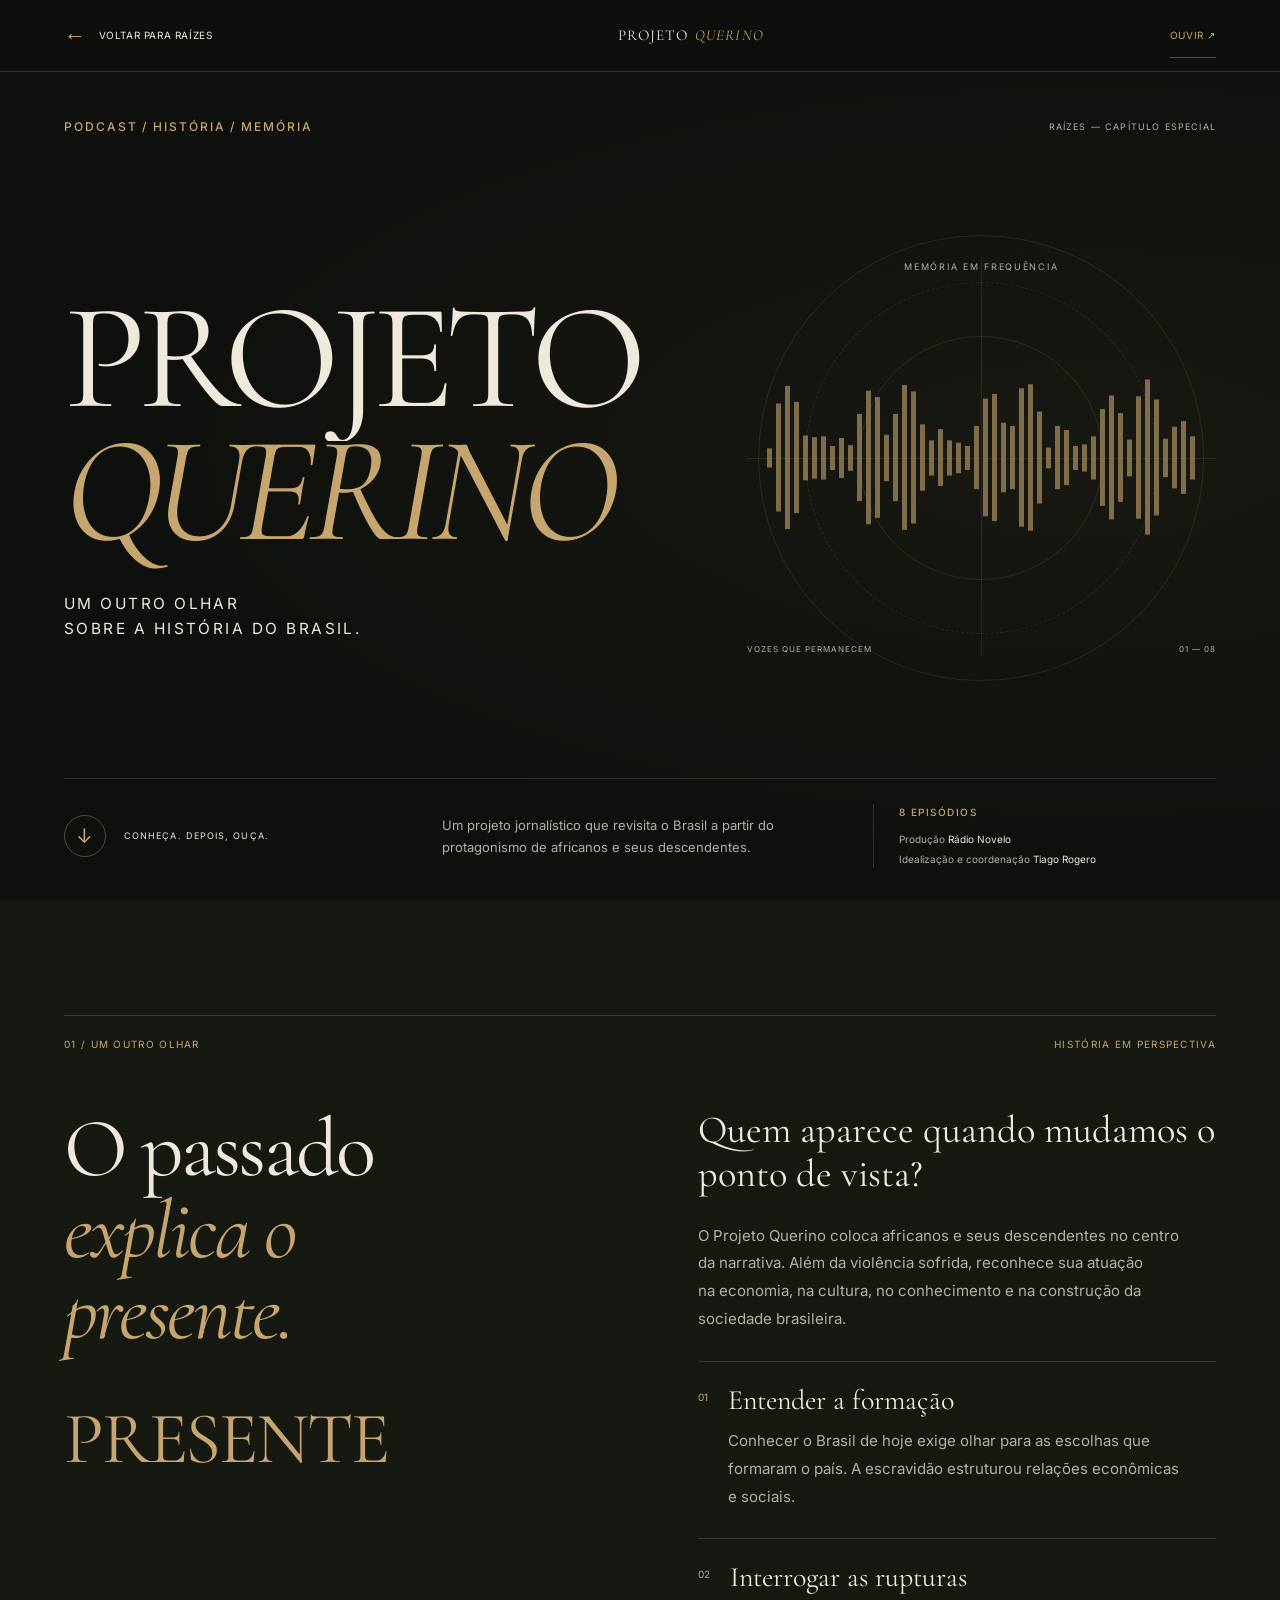
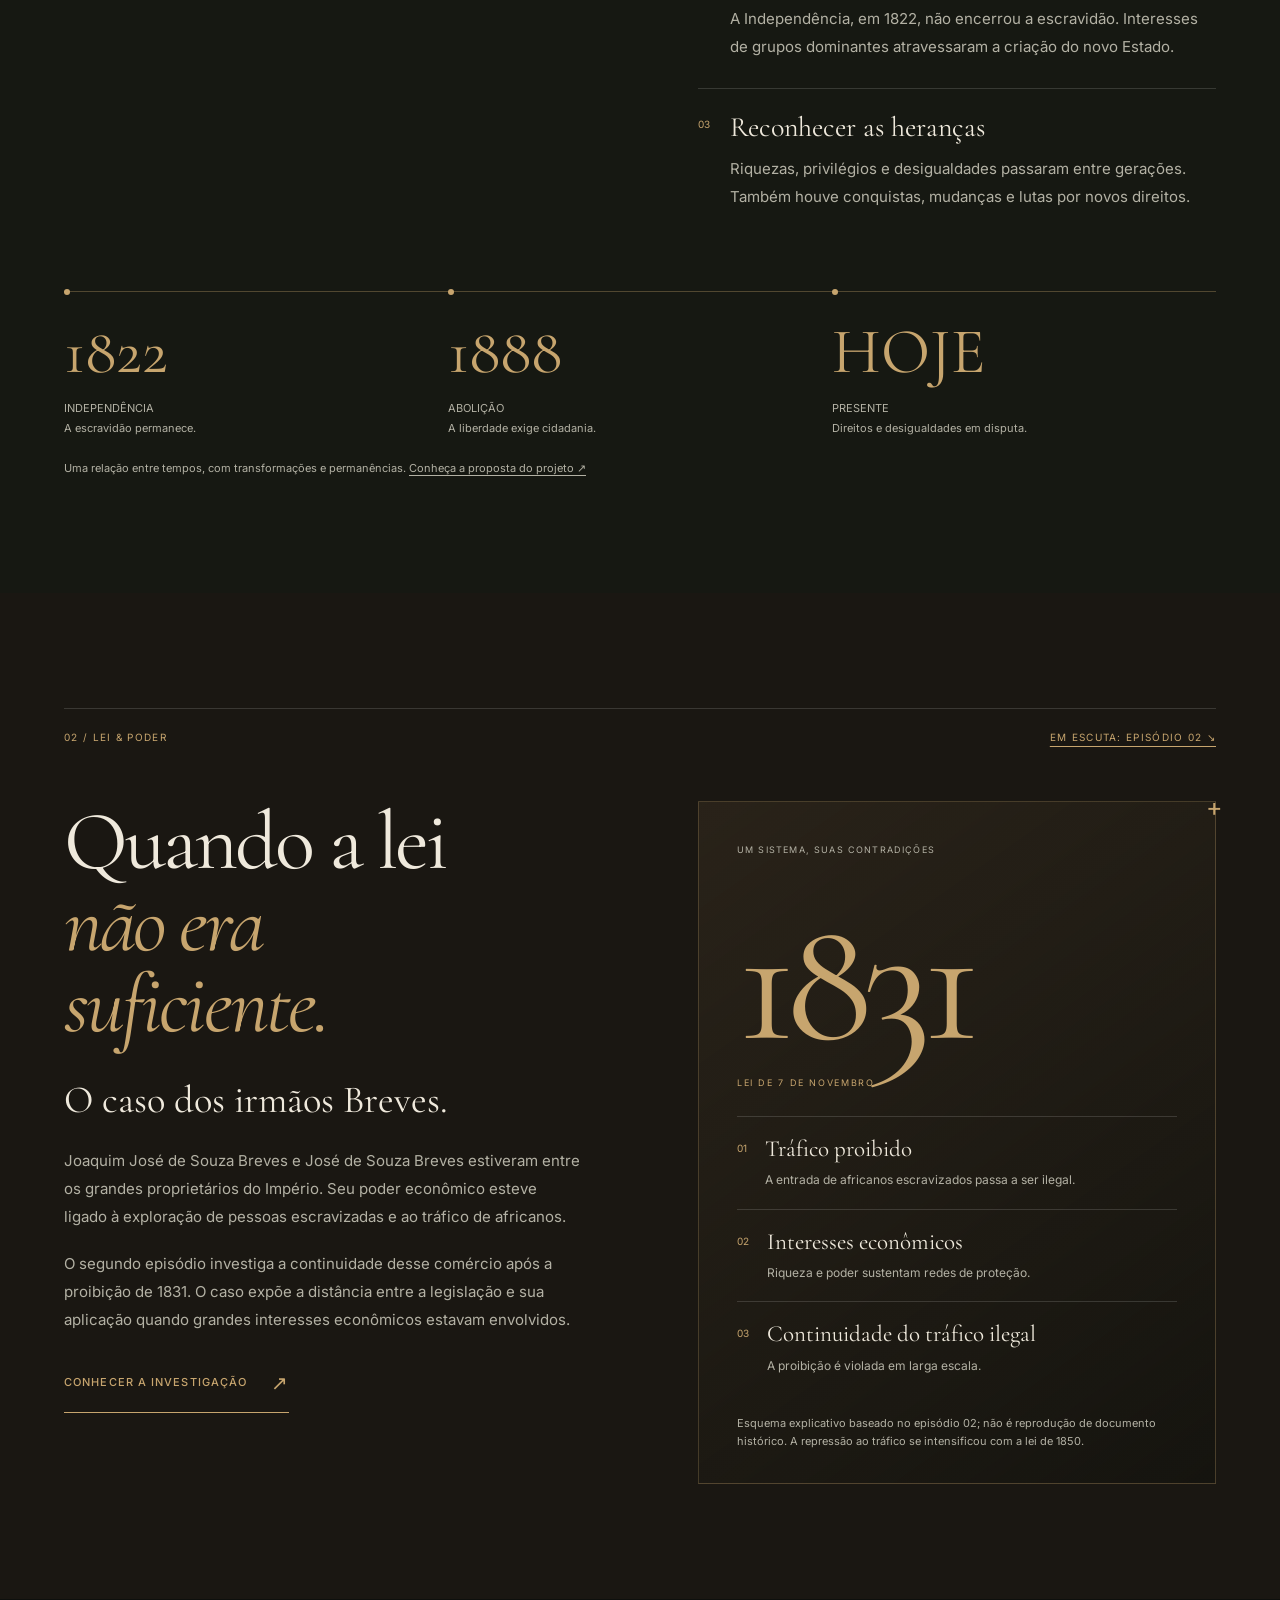
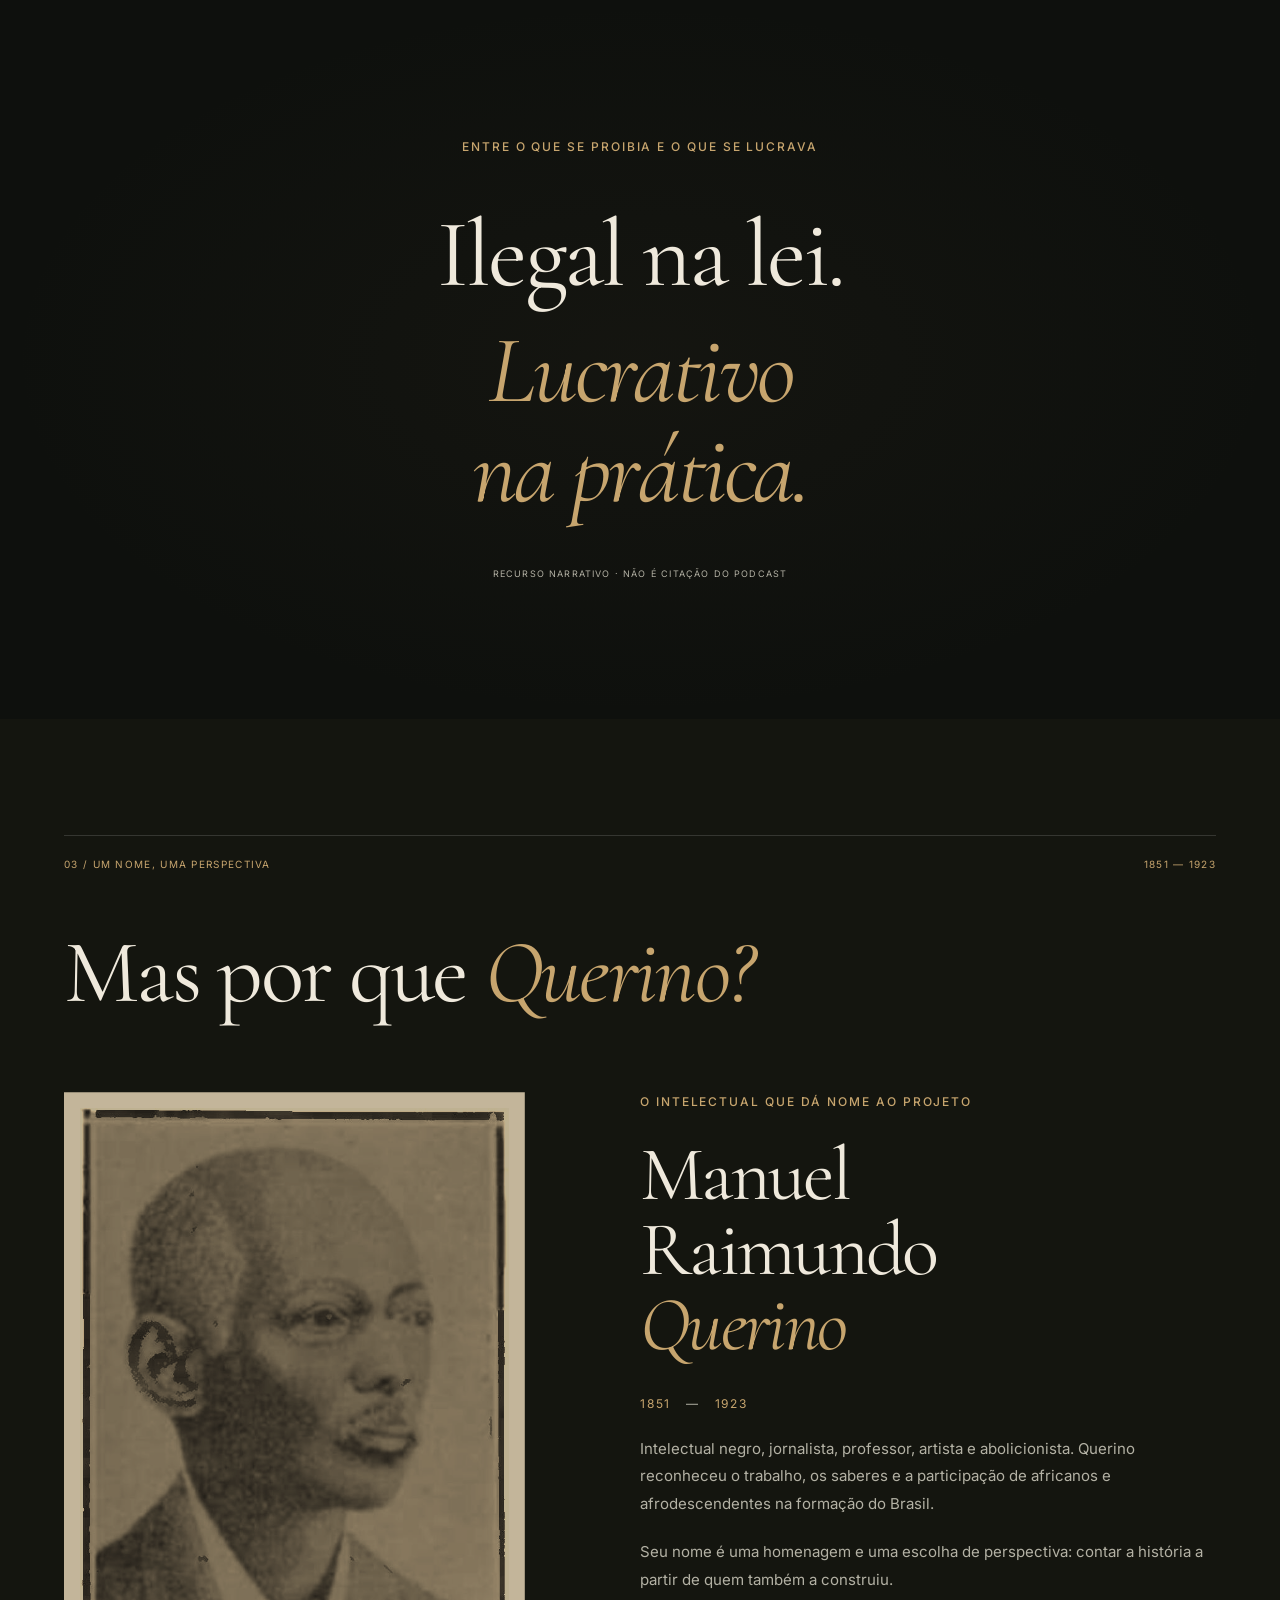
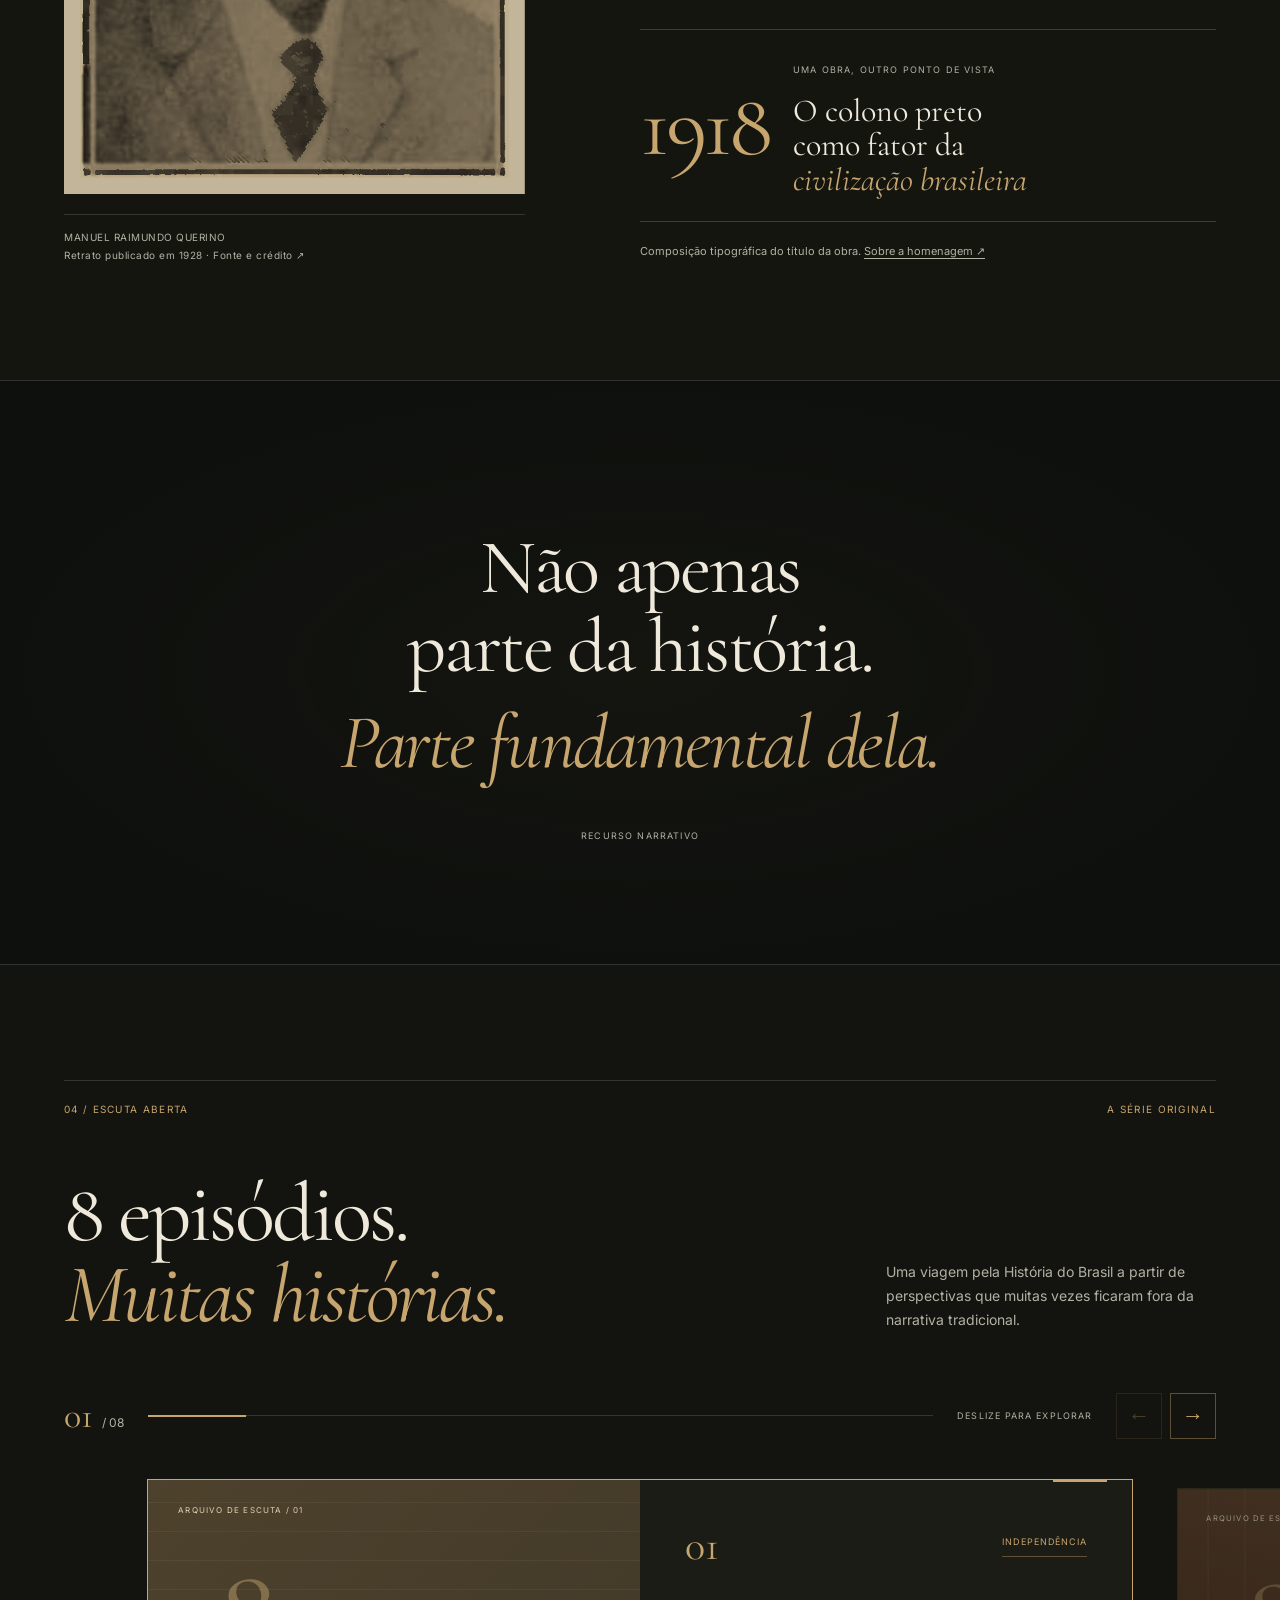
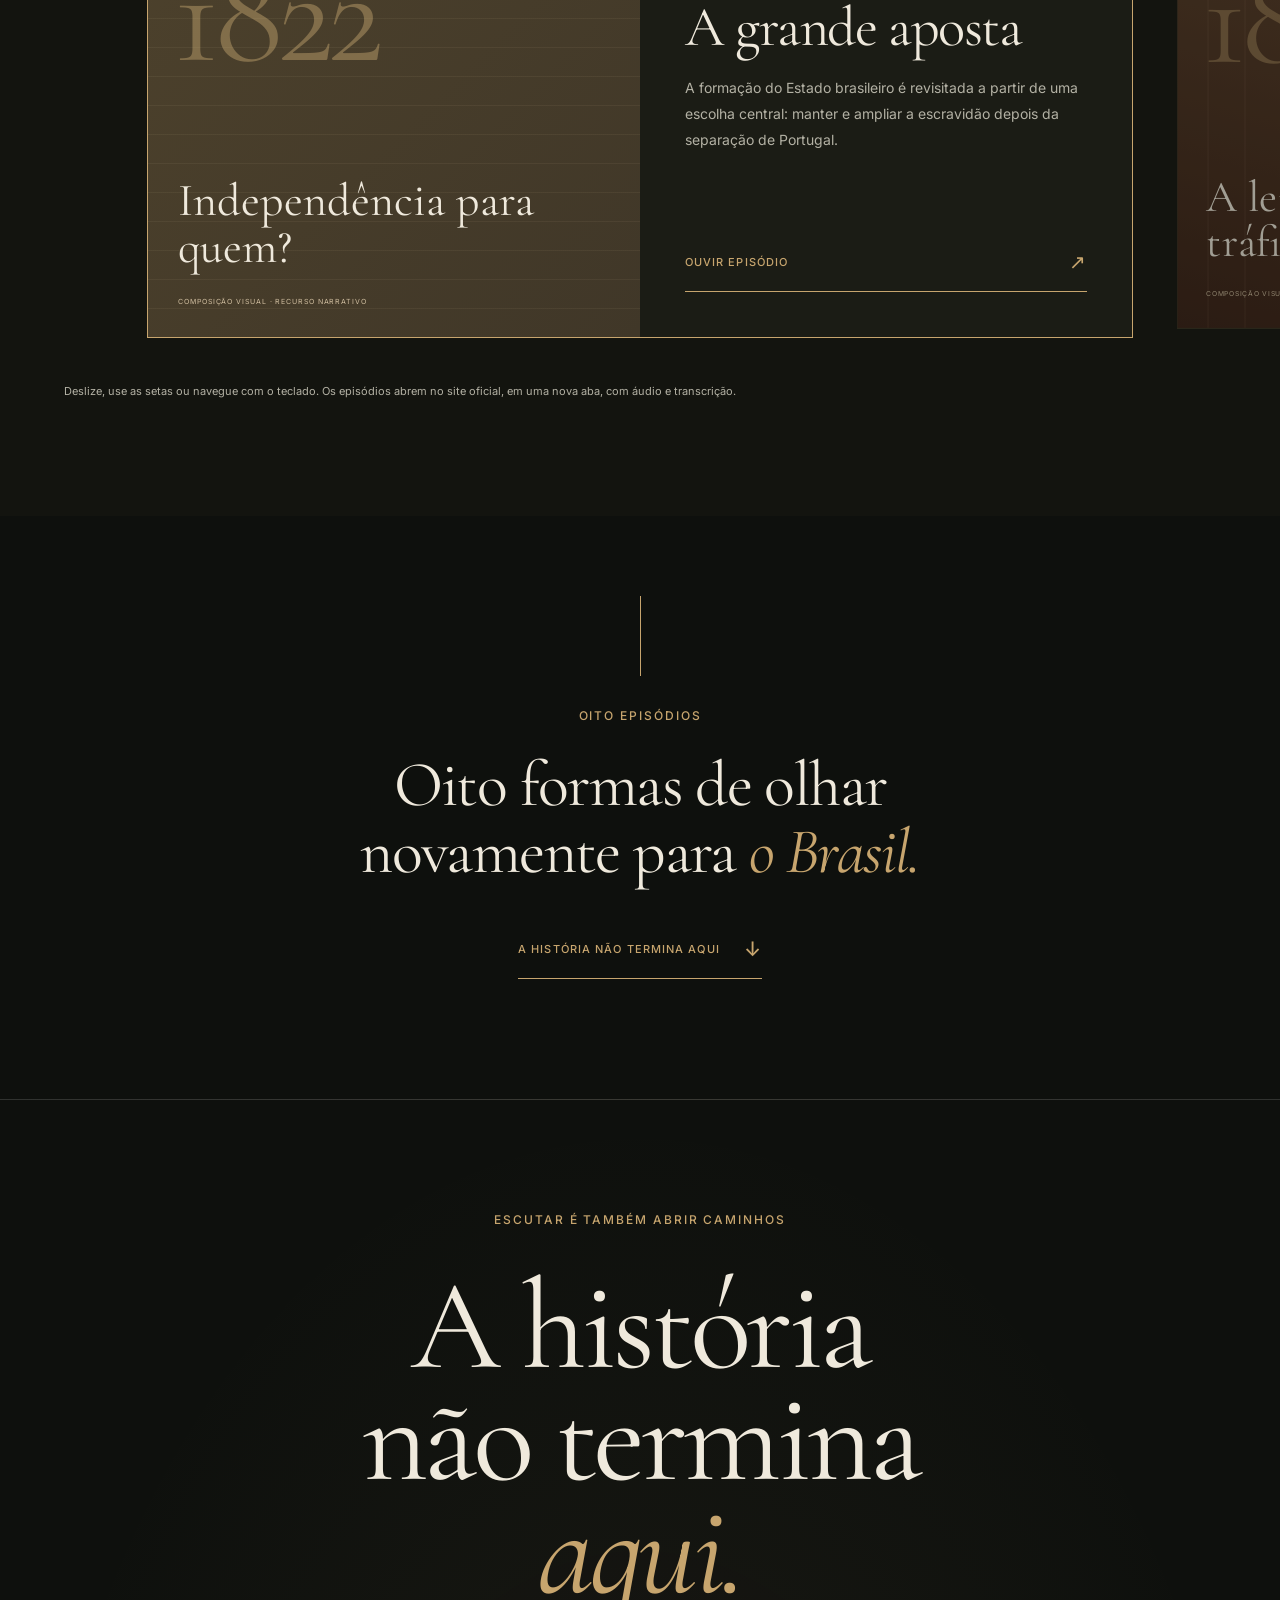
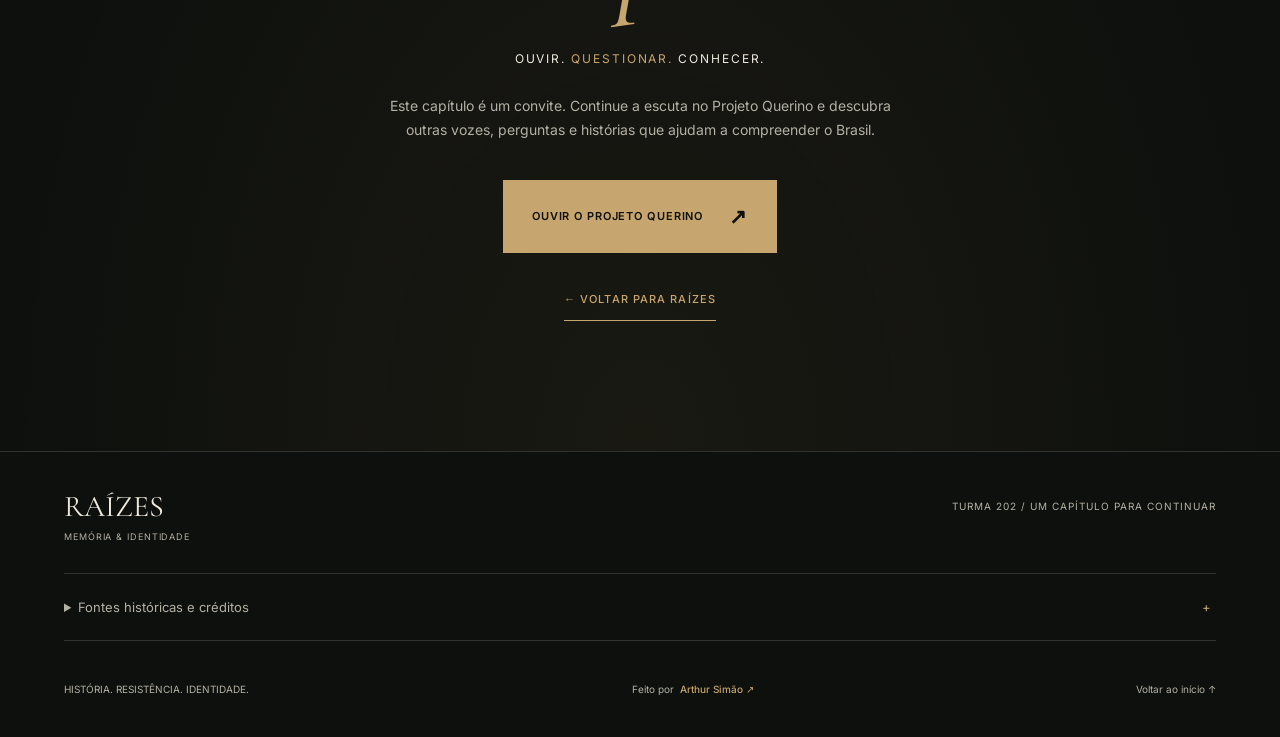
<file: querino.html>
<!DOCTYPE html>
<html lang="pt-BR">
<head>
  <meta charset="utf-8">
  <meta name="viewport" content="width=device-width, initial-scale=1.0, viewport-fit=cover">
  <meta name="theme-color" content="#0e100d">
  <meta name="description" content="Um capítulo especial de Raízes: conheça o Projeto Querino, Manuel Querino e oito episódios para ouvir a História do Brasil por uma perspectiva afrocentrada.">
  <title>Projeto Querino — Um capítulo especial de Raízes</title>
  <link rel="icon" type="image/svg+xml" href="./assets/icons/raizes.svg">
  <link rel="stylesheet" href="./assets/fonts/fonts.css">
  <link rel="stylesheet" href="./css/style.css">
  <link rel="stylesheet" href="./css/querino-bridge.css">
  <link rel="stylesheet" href="./css/querino.css">
  <script src="./js/page-transitions.js" defer></script>
  <script src="./js/querino.js" defer></script>
</head>
<body class="querino-page">
  <a class="skip-link" href="#conteudo-querino">Pular para o conteúdo</a>
  <div class="q-reading-progress" aria-hidden="true"><span></span></div>
  <header class="q-header">
    <a class="q-back" href="./index.html#projeto-querino" data-page-transition="raizes"><span aria-hidden="true">←</span> <span>VOLTAR PARA RAÍZES</span></a>
    <a class="q-header-brand" href="#inicio-querino">PROJETO <em>QUERINO</em></a>
    <a class="q-listen" href="https://projetoquerino.com.br/podcast/" target="_blank" rel="noopener noreferrer" aria-label="Ouvir Projeto Querino no site oficial (nova aba)">OUVIR ↗</a>
  </header>
  <main id="conteudo-querino">
    <section class="q-hero q-pad" id="inicio-querino" aria-labelledby="q-title">
      <div class="q-hero-top"><p class="eyebrow">PODCAST / HISTÓRIA / MEMÓRIA</p><span class="q-caption">RAÍZES — CAPÍTULO ESPECIAL</span></div>
      <div class="q-hero-grid">
        <div class="q-hero-title">
          <h1 id="q-title"><span>PROJETO</span><em>QUERINO</em></h1>
          <p class="q-hero-subtitle">UM OUTRO OLHAR<br>SOBRE A HISTÓRIA DO BRASIL.</p>
        </div>
        <div class="q-sound-art" aria-hidden="true">
          <div class="q-orbit orbit-one"></div><div class="q-orbit orbit-two"></div><div class="q-orbit orbit-three"></div>
          <span class="q-sound-label">MEMÓRIA EM FREQUÊNCIA</span>
          <div class="q-waveform"><i style="--h:12%;--d:0s"></i><i style="--h:68%;--d:-0.4s"></i><i style="--h:90%;--d:-0.8s"></i><i style="--h:70%;--d:-1.2000000000000002s"></i><i style="--h:28%;--d:-1.6s"></i><i style="--h:26%;--d:-2s"></i><i style="--h:27%;--d:-2.4000000000000004s"></i><i style="--h:15%;--d:-2.8000000000000003s"></i><i style="--h:25%;--d:-3.2s"></i><i style="--h:16%;--d:0s"></i><i style="--h:55%;--d:-0.4s"></i><i style="--h:84%;--d:-0.8s"></i><i style="--h:76%;--d:-1.2000000000000002s"></i><i style="--h:29%;--d:-1.6s"></i><i style="--h:55%;--d:-2s"></i><i style="--h:91%;--d:-2.4000000000000004s"></i><i style="--h:83%;--d:-2.8000000000000003s"></i><i style="--h:42%;--d:-3.2s"></i><i style="--h:22%;--d:0s"></i><i style="--h:36%;--d:-0.4s"></i><i style="--h:22%;--d:-0.8s"></i><i style="--h:19%;--d:-1.2000000000000002s"></i><i style="--h:15%;--d:-1.6s"></i><i style="--h:40%;--d:-2s"></i><i style="--h:74%;--d:-2.4000000000000004s"></i><i style="--h:80%;--d:-2.8000000000000003s"></i><i style="--h:44%;--d:-3.2s"></i><i style="--h:40%;--d:0s"></i><i style="--h:87%;--d:-0.4s"></i><i style="--h:92%;--d:-0.8s"></i><i style="--h:58%;--d:-1.2000000000000002s"></i><i style="--h:13%;--d:-1.6s"></i><i style="--h:40%;--d:-2s"></i><i style="--h:35%;--d:-2.4000000000000004s"></i><i style="--h:15%;--d:-2.8000000000000003s"></i><i style="--h:17%;--d:-3.2s"></i><i style="--h:27%;--d:0s"></i><i style="--h:61%;--d:-0.4s"></i><i style="--h:78%;--d:-0.8s"></i><i style="--h:56%;--d:-1.2000000000000002s"></i><i style="--h:23%;--d:-1.6s"></i><i style="--h:77%;--d:-2s"></i><i style="--h:98%;--d:-2.4000000000000004s"></i><i style="--h:73%;--d:-2.8000000000000003s"></i><i style="--h:24%;--d:-3.2s"></i><i style="--h:39%;--d:0s"></i><i style="--h:46%;--d:-0.4s"></i><i style="--h:27%;--d:-0.8s"></i></div>
          <div class="q-sound-bottom"><span>VOZES QUE PERMANECEM</span><span>01 — 08</span></div>
        </div>
      </div>
      <div class="q-hero-bottom">
        <a class="q-explore" href="#olhar"><span aria-hidden="true">↓</span> CONHEÇA. DEPOIS, OUÇA.</a>
        <p>Um projeto jornalístico que revisita o Brasil a partir do protagonismo de africanos e seus descendentes.</p>
        <div class="q-hero-credits"><strong>8 EPISÓDIOS</strong><span>Produção <b>Rádio Novelo</b></span><span>Idealização e coordenação <b>Tiago Rogero</b></span></div>
      </div>
    </section>

    <section class="q-context q-pad q-section" id="olhar" aria-labelledby="olhar-title">
      <div class="q-section-label q-reveal"><span>01 / UM OUTRO OLHAR</span><span>HISTÓRIA EM PERSPECTIVA</span></div>
      <div class="q-editorial-grid">
        <div class="q-context-title">
          <h2 class="q-display q-reveal" id="olhar-title">O passado<br><em>explica o<br>presente.</em></h2>
          <div class="q-time-word" aria-hidden="true"><span>PASSADO</span><span>PRESENTE</span></div>
        </div>
        <div class="q-prose">
          <p class="q-lead q-reveal">Quem aparece quando mudamos o ponto de vista?</p>
          <p class="q-reveal">O Projeto Querino coloca africanos e seus descendentes no centro da narrativa. Além da violência sofrida, reconhece sua atuação na economia, na cultura, no conhecimento e na construção da sociedade brasileira.</p>
          <div class="q-context-block q-reveal"><span>01</span><div><h3>Entender a formação</h3><p>Conhecer o Brasil de hoje exige olhar para as escolhas que formaram o país. A escravidão estruturou relações econômicas e sociais.</p></div></div>
          <div class="q-context-block q-reveal"><span>02</span><div><h3>Interrogar as rupturas</h3><p>A Independência, em 1822, não encerrou a escravidão. Interesses de grupos dominantes atravessaram a criação do novo Estado.</p></div></div>
          <div class="q-context-block q-reveal"><span>03</span><div><h3>Reconhecer as heranças</h3><p>Riquezas, privilégios e desigualdades passaram entre gerações. Também houve conquistas, mudanças e lutas por novos direitos.</p></div></div>
        </div>
      </div>
      <ol class="q-history-line" aria-label="Marcos históricos">
        <li class="q-reveal"><strong>1822</strong><span>INDEPENDÊNCIA<br>A escravidão permanece.</span></li>
        <li class="q-reveal"><strong>1888</strong><span>ABOLIÇÃO<br>A liberdade exige cidadania.</span></li>
        <li class="q-reveal"><strong>HOJE</strong><span>PRESENTE<br>Direitos e desigualdades em disputa.</span></li>
      </ol>
      <p class="q-source-note">Uma relação entre tempos, com transformações e permanências. <a href="https://projetoquerino.com.br/creditos/" target="_blank" rel="noopener noreferrer">Conheça a proposta do projeto ↗</a></p>
    </section>

    <section class="q-breves q-pad q-section" aria-labelledby="breves-title">
      <div class="q-section-label q-reveal"><span>02 / LEI & PODER</span><a href="#episodio-2">EM ESCUTA: EPISÓDIO 02 ↘</a></div>
      <div class="q-editorial-grid">
        <div>
          <h2 class="q-display q-reveal" id="breves-title">Quando a lei<br><em>não era<br>suficiente.</em></h2>
          <p class="q-lead q-reveal">O caso dos irmãos Breves.</p>
          <div class="q-prose q-reveal">
            <p>Joaquim José de Souza Breves e José de Souza Breves estiveram entre os grandes proprietários do Império. Seu poder econômico esteve ligado à exploração de pessoas escravizadas e ao tráfico de africanos.</p>
            <p>O segundo episódio investiga a continuidade desse comércio após a proibição de 1831. O caso expõe a distância entre a legislação e sua aplicação quando grandes interesses econômicos estavam envolvidos.</p>
            <a class="q-link" href="https://projetoquerino.com.br/podcast-item/o-pecado-original/" target="_blank" rel="noopener noreferrer">CONHECER A INVESTIGAÇÃO <span aria-hidden="true">↗</span></a>
          </div>
        </div>
        <div class="q-law-panel q-reveal">
          <span class="q-caption">UM SISTEMA, SUAS CONTRADIÇÕES</span>
          <div class="q-law-date">1831<span>LEI DE 7 DE NOVEMBRO</span></div>
          <ol class="q-law-flow">
            <li><span>01</span><div>Tráfico proibido<small>A entrada de africanos escravizados passa a ser ilegal.</small></div></li>
            <li><span>02</span><div>Interesses econômicos<small>Riqueza e poder sustentam redes de proteção.</small></div></li>
            <li><span>03</span><div>Continuidade do tráfico ilegal<small>A proibição é violada em larga escala.</small></div></li>
          </ol>
          <p class="q-source-note">Esquema explicativo baseado no episódio 02; não é reprodução de documento histórico. A repressão ao tráfico se intensificou com a lei de 1850.</p>
        </div>
      </div>
    </section>

    <section class="q-statement q-pad" aria-label="Reflexão sobre lei e poder">
      <p class="eyebrow q-reveal">ENTRE O QUE SE PROIBIA E O QUE SE LUCRAVA</p>
      <p class="q-statement-text"><span class="q-reveal">Ilegal na lei.</span><em class="q-reveal">Lucrativo<br>na prática.</em></p>
      <span class="q-caption">RECURSO NARRATIVO · NÃO É CITAÇÃO DO PODCAST</span>
    </section>

    <section class="q-manuel q-pad q-section" aria-labelledby="manuel-title">
      <div class="q-section-label q-reveal"><span>03 / UM NOME, UMA PERSPECTIVA</span><span>1851 — 1923</span></div>
      <h2 class="q-why q-reveal">Mas por que <em>Querino?</em></h2>
      <div class="q-manuel-grid">
        <figure class="q-portrait q-reveal">
          <div><img src="./assets/images/manuel-querino.jpg" alt="Retrato de Manuel Raimundo Querino, reproduzido no livro A arte culinária na Bahia, de 1928" width="691" height="1080" loading="lazy" decoding="async"></div>
          <figcaption>MANUEL RAIMUNDO QUERINO<br>Retrato publicado em 1928 · <a href="#fontes-querino">Fonte e crédito ↗</a></figcaption>
        </figure>
        <div class="q-manuel-copy">
          <p class="eyebrow q-reveal">O INTELECTUAL QUE DÁ NOME AO PROJETO</p>
          <h3 class="q-display q-reveal" id="manuel-title">Manuel<br>Raimundo<br><em>Querino</em></h3>
          <p class="q-dates q-reveal">1851 <span>—</span> 1923</p>
          <div class="q-prose q-reveal">
            <p>Intelectual negro, jornalista, professor, artista e abolicionista. Querino reconheceu o trabalho, os saberes e a participação de africanos e afrodescendentes na formação do Brasil.</p>
            <p>Seu nome é uma homenagem e uma escolha de perspectiva: contar a história a partir de quem também a construiu.</p>
          </div>
          <div class="q-book q-reveal">
            <span class="q-book-year">1918</span>
            <div><span class="q-caption">UMA OBRA, OUTRO PONTO DE VISTA</span><p><span>O colono preto</span><span>como fator da</span><em>civilização brasileira</em></p></div>
          </div>
          <p class="q-source-note">Composição tipográfica do título da obra. <a href="https://projetoquerino.com.br/creditos/" target="_blank" rel="noopener noreferrer">Sobre a homenagem ↗</a></p>
        </div>
      </div>
    </section>

    <section class="q-statement q-statement-short q-pad" aria-label="Reflexão sobre protagonismo">
      <p class="q-statement-text"><span class="q-reveal">Não apenas<br>parte da história.</span><em class="q-reveal">Parte fundamental dela.</em></p>
      <span class="q-caption">RECURSO NARRATIVO</span>
    </section>

    <section class="q-episodes q-section" id="episodios" aria-labelledby="episodios-title">
      <div class="q-pad">
        <div class="q-section-label q-reveal"><span>04 / ESCUTA ABERTA</span><span>A SÉRIE ORIGINAL</span></div>
        <div class="q-episodes-heading">
          <h2 class="q-display q-reveal" id="episodios-title">8 episódios.<br><em>Muitas histórias.</em></h2>
          <p class="q-reveal">Uma viagem pela História do Brasil a partir de perspectivas que muitas vezes ficaram fora da narrativa tradicional.</p>
        </div>
        <div class="q-carousel-toolbar">
          <div class="q-count" aria-hidden="true"><strong>01</strong><span>/ 08</span></div>
          <div class="q-carousel-progress" aria-hidden="true"><span></span></div>
          <span class="q-swipe-hint">DESLIZE PARA EXPLORAR</span>
          <div class="q-carousel-controls" hidden>
            <button type="button" class="q-prev" aria-label="Episódio anterior" aria-controls="q-track" disabled>←</button>
            <button type="button" class="q-next" aria-label="Próximo episódio" aria-controls="q-track">→</button>
          </div>
        </div>
      </div>
      <div class="q-track" id="q-track" tabindex="0" role="region" aria-roledescription="carrossel" aria-label="Oito episódios do Projeto Querino. Use as setas esquerda e direita ou deslize." aria-describedby="q-carousel-help">

          <article class="q-episode is-active" id="episodio-1" data-theme="independencia" aria-labelledby="titulo-ep-1">
            <div class="q-episode-art art-independencia">
              <div class="q-art-lines" aria-hidden="true"></div>
              <span class="q-art-label">ARQUIVO DE ESCUTA / 01</span>
              <span class="q-art-symbol" aria-hidden="true">1822</span>
              <p>Independência para quem?</p>
              <small>COMPOSIÇÃO VISUAL · RECURSO NARRATIVO</small>
            </div>
            <div class="q-episode-copy">
              <div class="q-episode-meta"><span class="q-episode-number">01</span><span class="q-keyword">INDEPENDÊNCIA</span></div>
              <h3 id="titulo-ep-1">A grande aposta</h3>
              <p>A formação do Estado brasileiro é revisitada a partir de uma escolha central: manter e ampliar a escravidão depois da separação de Portugal.</p>

              <a class="q-link" href="https://projetoquerino.com.br/podcast-item/a-grade-aposta/" target="_blank" rel="noopener noreferrer" aria-label="Ouvir episódio 1: A grande aposta (abre em nova aba)">OUVIR EPISÓDIO <span aria-hidden="true">↗</span></a>
            </div>
          </article>
          <article class="q-episode" id="episodio-2" data-theme="poder" aria-labelledby="titulo-ep-2">
            <div class="q-episode-art art-poder">
              <div class="q-art-lines" aria-hidden="true"></div>
              <span class="q-art-label">ARQUIVO DE ESCUTA / 02</span>
              <span class="q-art-symbol" aria-hidden="true">1831</span>
              <p>A lei existia. Mas o tráfico continuava.</p>
              <small>COMPOSIÇÃO VISUAL · RECURSO NARRATIVO</small>
            </div>
            <div class="q-episode-copy">
              <div class="q-episode-meta"><span class="q-episode-number">02</span><span class="q-keyword">PODER</span></div>
              <h3 id="titulo-ep-2">O pecado original</h3>
              <p>O caso dos irmãos Breves conecta o tráfico ilegal de africanos, a acumulação de riqueza e o poder político que sustentava a escravidão.</p>

              <a class="q-link" href="https://projetoquerino.com.br/podcast-item/o-pecado-original/" target="_blank" rel="noopener noreferrer" aria-label="Ouvir episódio 2: O pecado original (abre em nova aba)">OUVIR EPISÓDIO <span aria-hidden="true">↗</span></a>
            </div>
          </article>
          <article class="q-episode" id="episodio-3" data-theme="cultura" aria-labelledby="titulo-ep-3">
            <div class="q-episode-art art-cultura">
              <div class="q-art-lines" aria-hidden="true"></div>
              <span class="q-art-label">ARQUIVO DE ESCUTA / 03</span>
              <span class="q-art-symbol" aria-hidden="true">SOM</span>
              <p>O Brasil também foi construído pelo som.</p>
              <small>COMPOSIÇÃO VISUAL · RECURSO NARRATIVO</small>
            </div>
            <div class="q-episode-copy">
              <div class="q-episode-meta"><span class="q-episode-number">03</span><span class="q-keyword">CULTURA</span></div>
              <h3 id="titulo-ep-3">Chove chuva</h3>
              <p>Encontros entre matrizes africanas, indígenas e europeias atravessam a música brasileira. O episódio reconhece a criação e o protagonismo dos músicos negros.</p>

              <a class="q-link" href="https://projetoquerino.com.br/podcast-item/chove-chuva/" target="_blank" rel="noopener noreferrer" aria-label="Ouvir episódio 3: Chove chuva (abre em nova aba)">OUVIR EPISÓDIO <span aria-hidden="true">↗</span></a>
            </div>
          </article>
          <article class="q-episode" id="episodio-4" data-theme="oportunidade" aria-labelledby="titulo-ep-4">
            <div class="q-episode-art art-oportunidade">
              <div class="q-art-lines" aria-hidden="true"></div>
              <span class="q-art-label">ARQUIVO DE ESCUTA / 04</span>
              <span class="q-art-symbol" aria-hidden="true">1918</span>
              <p>Quantos talentos foram impedidos de existir?</p>
              <small>COMPOSIÇÃO VISUAL · RECURSO NARRATIVO</small>
            </div>
            <div class="q-episode-copy">
              <div class="q-episode-meta"><span class="q-episode-number">04</span><span class="q-keyword">OPORTUNIDADE</span></div>
              <h3 id="titulo-ep-4">O colono preto</h3>
              <p>Educação e desigualdade se encontram nas trajetórias de quem lutou para aprender e ensinar. Manuel Querino, ações afirmativas e cotas ampliam essa conversa.</p>

              <a class="q-link" href="https://projetoquerino.com.br/podcast-item/o-colono-preto/" target="_blank" rel="noopener noreferrer" aria-label="Ouvir episódio 4: O colono preto (abre em nova aba)">OUVIR EPISÓDIO <span aria-hidden="true">↗</span></a>
            </div>
          </article>
          <article class="q-episode" id="episodio-5" data-theme="trabalho" aria-labelledby="titulo-ep-5">
            <div class="q-episode-art art-trabalho">
              <div class="q-art-lines" aria-hidden="true"></div>
              <span class="q-art-label">ARQUIVO DE ESCUTA / 05</span>
              <span class="q-art-symbol" aria-hidden="true">1936</span>
              <p>O trabalho mudou. Algumas relações demoraram muito mais.</p>
              <small>COMPOSIÇÃO VISUAL · RECURSO NARRATIVO</small>
            </div>
            <div class="q-episode-copy">
              <div class="q-episode-meta"><span class="q-episode-number">05</span><span class="q-keyword">TRABALHO</span></div>
              <h3 id="titulo-ep-5">Os piores patrões</h3>
              <p>As raízes escravistas do trabalho doméstico e a luta das mulheres negras por direitos. Laudelina de Campos Melo tem lugar central nessa história de organização.</p>
              <p class="q-person-note">LAUDELINA DE CAMPOS MELO<br><span>Organização das trabalhadoras domésticas</span></p>
              <a class="q-link" href="https://projetoquerino.com.br/podcast-item/os-piores-patroes/" target="_blank" rel="noopener noreferrer" aria-label="Ouvir episódio 5: Os piores patrões (abre em nova aba)">OUVIR EPISÓDIO <span aria-hidden="true">↗</span></a>
            </div>
          </article>
          <article class="q-episode" id="episodio-6" data-theme="fe" aria-labelledby="titulo-ep-6">
            <div class="q-episode-art art-fe">
              <div class="q-art-lines" aria-hidden="true"></div>
              <span class="q-art-label">ARQUIVO DE ESCUTA / 06</span>
              <span class="q-art-symbol" aria-hidden="true">FÉ</span>
              <p>Resistir também é preservar aquilo em que se acredita.</p>
              <small>COMPOSIÇÃO VISUAL · RECURSO NARRATIVO</small>
            </div>
            <div class="q-episode-copy">
              <div class="q-episode-meta"><span class="q-episode-number">06</span><span class="q-keyword">FÉ</span></div>
              <h3 id="titulo-ep-6">A cor dos faraós</h3>
              <p>As religiões de matriz africana enfrentam perseguições e afirmam pertencimento. Preservar crenças, comunidades e memórias também é uma forma de resistência.</p>

              <a class="q-link" href="https://projetoquerino.com.br/podcast-item/a-cor-dos-faraos/" target="_blank" rel="noopener noreferrer" aria-label="Ouvir episódio 6: A cor dos faraós (abre em nova aba)">OUVIR EPISÓDIO <span aria-hidden="true">↗</span></a>
            </div>
          </article>
          <article class="q-episode" id="episodio-7" data-theme="saude" aria-labelledby="titulo-ep-7">
            <div class="q-episode-art art-saude">
              <div class="q-art-lines" aria-hidden="true"></div>
              <span class="q-art-label">ARQUIVO DE ESCUTA / 07</span>
              <span class="q-art-symbol" aria-hidden="true">SUS</span>
              <p>Saúde também é um direito.</p>
              <small>COMPOSIÇÃO VISUAL · RECURSO NARRATIVO</small>
            </div>
            <div class="q-episode-copy">
              <div class="q-episode-meta"><span class="q-episode-number">07</span><span class="q-keyword">SAÚDE</span></div>
              <h3 id="titulo-ep-7">Salve-se quem puder</h3>
              <p>O acesso à saúde revela desigualdades raciais. Redes de cuidado e movimentos negros participam das lutas por direitos e pela construção da saúde pública.</p>

              <a class="q-link" href="https://projetoquerino.com.br/podcast-item/salve-se-quem-puder/" target="_blank" rel="noopener noreferrer" aria-label="Ouvir episódio 7: Salve-se quem puder (abre em nova aba)">OUVIR EPISÓDIO <span aria-hidden="true">↗</span></a>
            </div>
          </article>
          <article class="q-episode" id="episodio-8" data-theme="liberdade" aria-labelledby="titulo-ep-8">
            <div class="q-episode-art art-liberdade">
              <div class="q-art-lines" aria-hidden="true"></div>
              <span class="q-art-label">ARQUIVO DE ESCUTA / 08</span>
              <span class="q-art-symbol" aria-hidden="true">1888</span>
              <p>A liberdade também foi conquistada por quem lutou por ela.</p>
              <small>COMPOSIÇÃO VISUAL · RECURSO NARRATIVO</small>
            </div>
            <div class="q-episode-copy">
              <div class="q-episode-meta"><span class="q-episode-number">08</span><span class="q-keyword">LIBERDADE</span></div>
              <h3 id="titulo-ep-8">Democracia</h3>
              <p>A abolição foi resultado de resistência e ação política. O episódio acompanha seus limites e a luta da população negra por cidadania e democracia.</p>

              <a class="q-link" href="https://projetoquerino.com.br/podcast-item/democracia/" target="_blank" rel="noopener noreferrer" aria-label="Ouvir episódio 8: Democracia (abre em nova aba)">OUVIR EPISÓDIO <span aria-hidden="true">↗</span></a>
            </div>
          </article>
      </div>
      <p id="q-carousel-help" class="q-source-note q-pad">Deslize, use as setas ou navegue com o teclado. Os episódios abrem no site oficial, em uma nova aba, com áudio e transcrição.</p>
      <p class="q-visually-hidden q-carousel-status" role="status" aria-live="polite" aria-atomic="true">Episódio 1 de 8: A grande aposta.</p>
    </section>

    <section class="q-after-episodes q-pad" aria-label="Continue explorando">
      <span class="q-after-line q-reveal" aria-hidden="true"></span>
      <p class="eyebrow q-reveal">OITO EPISÓDIOS</p>
      <p class="q-reveal">Oito formas de olhar<br>novamente para <em>o Brasil.</em></p>
      <a class="q-link" href="#continuar">A HISTÓRIA NÃO TERMINA AQUI <span aria-hidden="true">↓</span></a>
    </section>

    <section class="q-closing q-pad" id="continuar" aria-labelledby="closing-title">
      <p class="eyebrow q-reveal">ESCUTAR É TAMBÉM ABRIR CAMINHOS</p>
      <h2 class="q-display q-reveal" id="closing-title">A história<br>não termina<br><em>aqui.</em></h2>
      <p class="q-closing-words q-reveal">OUVIR. <span>QUESTIONAR.</span> CONHECER.</p>
      <p class="q-closing-note q-reveal">Este capítulo é um convite. Continue a escuta no Projeto Querino e descubra outras vozes, perguntas e histórias que ajudam a compreender o Brasil.</p>
      <div class="q-closing-actions q-reveal">
        <a class="q-primary-link" href="https://projetoquerino.com.br/podcast/" target="_blank" rel="noopener noreferrer">OUVIR O PROJETO QUERINO <span aria-hidden="true">↗</span></a>
        <a class="q-link" href="./index.html#projeto-querino" data-page-transition="raizes">← VOLTAR PARA RAÍZES</a>
      </div>
    </section>
  </main>
  <footer class="q-footer q-pad" id="fontes-querino">
    <div class="q-footer-top"><a href="./index.html#projeto-querino" data-page-transition="raizes">RAÍZES <span>MEMÓRIA & IDENTIDADE</span></a><p>TURMA 202 / UM CAPÍTULO PARA CONTINUAR</p></div>
    <details>
      <summary>Fontes históricas e créditos <span aria-hidden="true">+</span></summary>
      <div class="q-source-grid">
        <div>
          <h3>Pesquisa e produção</h3>
          <p>Apresentação educativa independente, com resumos próprios sobre a série original de oito episódios. O projeto oficial também reúne conteúdos extras.</p>
          <ul>
            <li><a href="https://projetoquerino.com.br/" target="_blank" rel="noopener noreferrer">Projeto Querino — site oficial ↗</a></li>
            <li><a href="https://projetoquerino.com.br/creditos/" target="_blank" rel="noopener noreferrer">Proposta, equipe e homenagem a Manuel Querino ↗</a></li>
            <li><a href="https://projetoquerino.com.br/podcast/" target="_blank" rel="noopener noreferrer">Rádio Novelo — produção e ficha técnica do podcast ↗</a></li>
          </ul>
          <p>Idealização e coordenação: Tiago Rogero. Produção: Rádio Novelo. Apoio: Instituto Ibirapitanga. Consultoria em História: Ynaê Lopes dos Santos.</p>
        </div>
        <div>
          <h3>Episódios e transcrições oficiais</h3>
          <ul><li><a href="https://projetoquerino.com.br/podcast-item/a-grade-aposta/" target="_blank" rel="noopener noreferrer">01 · A grande aposta ↗</a></li>
            <li><a href="https://projetoquerino.com.br/podcast-item/o-pecado-original/" target="_blank" rel="noopener noreferrer">02 · O pecado original ↗</a></li>
            <li><a href="https://projetoquerino.com.br/podcast-item/chove-chuva/" target="_blank" rel="noopener noreferrer">03 · Chove chuva ↗</a></li>
            <li><a href="https://projetoquerino.com.br/podcast-item/o-colono-preto/" target="_blank" rel="noopener noreferrer">04 · O colono preto ↗</a></li>
            <li><a href="https://projetoquerino.com.br/podcast-item/os-piores-patroes/" target="_blank" rel="noopener noreferrer">05 · Os piores patrões ↗</a></li>
            <li><a href="https://projetoquerino.com.br/podcast-item/a-cor-dos-faraos/" target="_blank" rel="noopener noreferrer">06 · A cor dos faraós ↗</a></li>
            <li><a href="https://projetoquerino.com.br/podcast-item/salve-se-quem-puder/" target="_blank" rel="noopener noreferrer">07 · Salve-se quem puder ↗</a></li>
            <li><a href="https://projetoquerino.com.br/podcast-item/democracia/" target="_blank" rel="noopener noreferrer">08 · Democracia ↗</a></li></ul>
          <p>Cada página oficial oferece a transcrição do episódio. A <a href="https://projetoquerino.com.br/podcast/" target="_blank" rel="noopener noreferrer">página do podcast</a> também reúne vídeos com Libras e legendas.</p>
        </div>
        <div>
          <h3>Retrato e composições</h3>
          <p>Retrato de Manuel Querino reproduzido em <cite>A arte culinária na Bahia</cite> (1928), obra de Manuel Raimundo Querino. Autoria do retrato não identificada na ficha consultada. Acervo de origem: Biblioteca Brasiliana Guita e José Mindlin / USP.</p>
          <p><a href="https://commons.wikimedia.org/wiki/File:A_arte_culin%C3%A1ria_na_Bahia_-_Imagem_Manuel_Querino.jpg" target="_blank" rel="noopener noreferrer">Arquivo e licença no Wikimedia Commons ↗</a> · <a href="https://digital.bbm.usp.br/handle/bbm/3999" target="_blank" rel="noopener noreferrer">Registro da obra na USP ↗</a>. Domínio público conforme o acervo. Recorte de exibição e tratamento de cor por CSS.</p>
          <p>As formas, datas e ondas sonoras são composições visuais originais desta apresentação. As frases marcadas como recursos narrativos não são citações do podcast nem de personagens históricos.</p>
        </div>
      </div>
    </details>
    <div class="q-footer-bottom"><span>HISTÓRIA. RESISTÊNCIA. IDENTIDADE.</span><a href="https://thsimao.github.io/Porifolio/" target="_blank" rel="noopener noreferrer">Feito por <strong>Arthur Simão ↗</strong></a><a href="#inicio-querino">Voltar ao início ↑</a></div>
  </footer>
</body>
</html>
</file>
<file: assets/fonts/fonts.css>
/* Fontes Google Fonts; licenças OFL nos arquivos anexos. */
/* latin-ext */
@font-face {
  font-family: 'Cormorant Garamond';
  font-style: italic;
  font-weight: 400;
  font-display: swap;
  src: url(./font-1.woff2) format('woff2');
  unicode-range: U+0100-02BA, U+02BD-02C5, U+02C7-02CC, U+02CE-02D7, U+02DD-02FF, U+0304, U+0308, U+0329, U+1D00-1DBF, U+1E00-1E9F, U+1EF2-1EFF, U+2020, U+20A0-20AB, U+20AD-20C0, U+2113, U+2C60-2C7F, U+A720-A7FF;
}
/* latin */
@font-face {
  font-family: 'Cormorant Garamond';
  font-style: italic;
  font-weight: 400;
  font-display: swap;
  src: url(./font-2.woff2) format('woff2');
  unicode-range: U+0000-00FF, U+0131, U+0152-0153, U+02BB-02BC, U+02C6, U+02DA, U+02DC, U+0304, U+0308, U+0329, U+2000-206F, U+20AC, U+2122, U+2191, U+2193, U+2212, U+2215, U+FEFF, U+FFFD;
}
/* latin-ext */
@font-face {
  font-family: 'Cormorant Garamond';
  font-style: italic;
  font-weight: 500;
  font-display: swap;
  src: url(./font-1.woff2) format('woff2');
  unicode-range: U+0100-02BA, U+02BD-02C5, U+02C7-02CC, U+02CE-02D7, U+02DD-02FF, U+0304, U+0308, U+0329, U+1D00-1DBF, U+1E00-1E9F, U+1EF2-1EFF, U+2020, U+20A0-20AB, U+20AD-20C0, U+2113, U+2C60-2C7F, U+A720-A7FF;
}
/* latin */
@font-face {
  font-family: 'Cormorant Garamond';
  font-style: italic;
  font-weight: 500;
  font-display: swap;
  src: url(./font-2.woff2) format('woff2');
  unicode-range: U+0000-00FF, U+0131, U+0152-0153, U+02BB-02BC, U+02C6, U+02DA, U+02DC, U+0304, U+0308, U+0329, U+2000-206F, U+20AC, U+2122, U+2191, U+2193, U+2212, U+2215, U+FEFF, U+FFFD;
}
/* latin-ext */
@font-face {
  font-family: 'Cormorant Garamond';
  font-style: normal;
  font-weight: 400;
  font-display: swap;
  src: url(./font-3.woff2) format('woff2');
  unicode-range: U+0100-02BA, U+02BD-02C5, U+02C7-02CC, U+02CE-02D7, U+02DD-02FF, U+0304, U+0308, U+0329, U+1D00-1DBF, U+1E00-1E9F, U+1EF2-1EFF, U+2020, U+20A0-20AB, U+20AD-20C0, U+2113, U+2C60-2C7F, U+A720-A7FF;
}
/* latin */
@font-face {
  font-family: 'Cormorant Garamond';
  font-style: normal;
  font-weight: 400;
  font-display: swap;
  src: url(./font-4.woff2) format('woff2');
  unicode-range: U+0000-00FF, U+0131, U+0152-0153, U+02BB-02BC, U+02C6, U+02DA, U+02DC, U+0304, U+0308, U+0329, U+2000-206F, U+20AC, U+2122, U+2191, U+2193, U+2212, U+2215, U+FEFF, U+FFFD;
}
/* latin-ext */
@font-face {
  font-family: 'Cormorant Garamond';
  font-style: normal;
  font-weight: 500;
  font-display: swap;
  src: url(./font-3.woff2) format('woff2');
  unicode-range: U+0100-02BA, U+02BD-02C5, U+02C7-02CC, U+02CE-02D7, U+02DD-02FF, U+0304, U+0308, U+0329, U+1D00-1DBF, U+1E00-1E9F, U+1EF2-1EFF, U+2020, U+20A0-20AB, U+20AD-20C0, U+2113, U+2C60-2C7F, U+A720-A7FF;
}
/* latin */
@font-face {
  font-family: 'Cormorant Garamond';
  font-style: normal;
  font-weight: 500;
  font-display: swap;
  src: url(./font-4.woff2) format('woff2');
  unicode-range: U+0000-00FF, U+0131, U+0152-0153, U+02BB-02BC, U+02C6, U+02DA, U+02DC, U+0304, U+0308, U+0329, U+2000-206F, U+20AC, U+2122, U+2191, U+2193, U+2212, U+2215, U+FEFF, U+FFFD;
}
/* latin-ext */
@font-face {
  font-family: 'Cormorant Garamond';
  font-style: normal;
  font-weight: 600;
  font-display: swap;
  src: url(./font-3.woff2) format('woff2');
  unicode-range: U+0100-02BA, U+02BD-02C5, U+02C7-02CC, U+02CE-02D7, U+02DD-02FF, U+0304, U+0308, U+0329, U+1D00-1DBF, U+1E00-1E9F, U+1EF2-1EFF, U+2020, U+20A0-20AB, U+20AD-20C0, U+2113, U+2C60-2C7F, U+A720-A7FF;
}
/* latin */
@font-face {
  font-family: 'Cormorant Garamond';
  font-style: normal;
  font-weight: 600;
  font-display: swap;
  src: url(./font-4.woff2) format('woff2');
  unicode-range: U+0000-00FF, U+0131, U+0152-0153, U+02BB-02BC, U+02C6, U+02DA, U+02DC, U+0304, U+0308, U+0329, U+2000-206F, U+20AC, U+2122, U+2191, U+2193, U+2212, U+2215, U+FEFF, U+FFFD;
}
/* latin-ext */
@font-face {
  font-family: 'Inter';
  font-style: normal;
  font-weight: 400;
  font-display: swap;
  src: url(./font-5.woff2) format('woff2');
  unicode-range: U+0100-02BA, U+02BD-02C5, U+02C7-02CC, U+02CE-02D7, U+02DD-02FF, U+0304, U+0308, U+0329, U+1D00-1DBF, U+1E00-1E9F, U+1EF2-1EFF, U+2020, U+20A0-20AB, U+20AD-20C0, U+2113, U+2C60-2C7F, U+A720-A7FF;
}
/* latin */
@font-face {
  font-family: 'Inter';
  font-style: normal;
  font-weight: 400;
  font-display: swap;
  src: url(./font-6.woff2) format('woff2');
  unicode-range: U+0000-00FF, U+0131, U+0152-0153, U+02BB-02BC, U+02C6, U+02DA, U+02DC, U+0304, U+0308, U+0329, U+2000-206F, U+20AC, U+2122, U+2191, U+2193, U+2212, U+2215, U+FEFF, U+FFFD;
}
/* latin-ext */
@font-face {
  font-family: 'Inter';
  font-style: normal;
  font-weight: 500;
  font-display: swap;
  src: url(./font-5.woff2) format('woff2');
  unicode-range: U+0100-02BA, U+02BD-02C5, U+02C7-02CC, U+02CE-02D7, U+02DD-02FF, U+0304, U+0308, U+0329, U+1D00-1DBF, U+1E00-1E9F, U+1EF2-1EFF, U+2020, U+20A0-20AB, U+20AD-20C0, U+2113, U+2C60-2C7F, U+A720-A7FF;
}
/* latin */
@font-face {
  font-family: 'Inter';
  font-style: normal;
  font-weight: 500;
  font-display: swap;
  src: url(./font-6.woff2) format('woff2');
  unicode-range: U+0000-00FF, U+0131, U+0152-0153, U+02BB-02BC, U+02C6, U+02DA, U+02DC, U+0304, U+0308, U+0329, U+2000-206F, U+20AC, U+2122, U+2191, U+2193, U+2212, U+2215, U+FEFF, U+FFFD;
}
/* latin-ext */
@font-face {
  font-family: 'Inter';
  font-style: normal;
  font-weight: 600;
  font-display: swap;
  src: url(./font-5.woff2) format('woff2');
  unicode-range: U+0100-02BA, U+02BD-02C5, U+02C7-02CC, U+02CE-02D7, U+02DD-02FF, U+0304, U+0308, U+0329, U+1D00-1DBF, U+1E00-1E9F, U+1EF2-1EFF, U+2020, U+20A0-20AB, U+20AD-20C0, U+2113, U+2C60-2C7F, U+A720-A7FF;
}
/* latin */
@font-face {
  font-family: 'Inter';
  font-style: normal;
  font-weight: 600;
  font-display: swap;
  src: url(./font-6.woff2) format('woff2');
  unicode-range: U+0000-00FF, U+0131, U+0152-0153, U+02BB-02BC, U+02C6, U+02DA, U+02DC, U+0304, U+0308, U+0329, U+2000-206F, U+20AC, U+2122, U+2191, U+2193, U+2212, U+2215, U+FEFF, U+FFFD;
}
</file>
<file: css/style.css>
:root {
  color-scheme:dark;
  --bg:#10110e;
  --surface:#191a15;
  --text:#efe9dc;
  --muted:#b3b1a4;
  --gold:#c7a56e;
  --line:#ffffff24;
  --side:clamp(22px,5vw,96px);
  --serif:'Cormorant Garamond',Georgia,serif;
  --sans:Inter,Arial,sans-serif
}

* {
  box-sizing:border-box
}

html {
  scroll-behavior:smooth;
  scroll-padding-top:110px
}

html,body {
  max-width:100%;
  overflow-x:hidden
}

body {
  margin:0;
  background:var(--bg);
  color:var(--text);
  font-family:var(--sans);
  font-size:16px;
  line-height:1.7
}

a {
  color:inherit;
  text-decoration:none
}

button {
  font:inherit;
  color:inherit;
  cursor:pointer
}

button,a {
  -webkit-tap-highlight-color:transparent
}

button {
  border:0
}

img {
  display:block;
  max-width:100%;
  height:auto
}

::selection {
  background:var(--gold);
  color:var(--bg)
}

:focus-visible {
  outline:2px solid var(--gold);
  outline-offset:6px
}

.skip-link {
  position:fixed;
  top:-100px;
  left:20px;
  z-index:200;
  background:var(--gold);
  color:var(--bg);
  padding:10px
}

.skip-link:focus {
  top:12px
}

.gold {
  color:var(--gold)
}

.eyebrow {
  font-size:12px;
  font-weight:500;
  letter-spacing:.16em;
  line-height:1.7;
  color:var(--gold)
}

.eyebrow i {
  display:inline-block;
  width:3px;
  height:3px;
  background:var(--gold);
  border-radius:50%;
  margin:3px 7px
}

.site-header {
  position:absolute;
  top:0;
  left:0;
  width:100%;
  z-index:50;
  padding:18px var(--side);
  padding-top:max(18px,env(safe-area-inset-top));
  display:flex;
  gap:18px;
  align-items:center;
  border-bottom:1px solid var(--line);
  min-height:80px
}

.brand {
  display:flex;
  align-items:center;
  font-family:var(--serif);
  font-size:25px;
  letter-spacing:.09em;
  gap:9px;
  line-height:1
}

.brand-mark {
  font-family:var(--sans);
  font-size:35px;
  color:var(--gold)
}

.brand-caption {
  display:none
}

.desktop-nav {
  display:none
}

.present-button {
  margin-left:auto;
  display:flex;
  align-items:center;
  gap:9px;
  background:transparent;
  border:1px solid #c7a56e70;
  min-height:44px;
  padding:0 12px;
  font-size:11px;
  letter-spacing:.1em
}

.present-button>span:first-child {
  font-size:23px
}

.present-label {
  display:none
}

.menu-toggle {
  width:44px;
  height:44px;
  padding:10px;
  background:transparent;
  display:flex;
  flex-direction:column;
  justify-content:center;
  gap:7px
}

.menu-toggle span {
  height:1px;
  background:var(--text);
  width:24px;
  transition:transform .25s
}

.reading-progress {
  position:fixed;
  top:0;
  left:0;
  width:100%;
  height:2px;
  z-index:100
}

.reading-progress span {
  display:block;
  height:100%;
  background:var(--gold);
  transform:scaleX(0);
  transform-origin:left
}

.hero {
  position:relative;
  isolation:isolate;
  min-height:100svh;
  min-height:100dvh;
  display:flex;
  align-items:center;
  padding:140px var(--side) 110px;
  background:radial-gradient(ellipse at 90% 70%,#50402b55,transparent 65%)
}

.hero-content {
  width:100%;
  position:relative;
  z-index:2
}

.hero-kicker {
  display:flex;
  flex-direction:column;
  align-items:flex-start;
  gap:14px;
  margin-bottom:22px
}

.class-stamp {
  display:inline-grid;
  grid-template-columns:auto auto;
  align-items:center;
  gap:10px;
  min-height:44px;
  padding:5px 11px 5px 9px;
  border:1px solid #c7a56e66;
  background:#10110e66;
  backdrop-filter:blur(5px);
  color:var(--gold)
}

.class-stamp>strong {
  font:500 34px/.86 var(--serif);
  letter-spacing:-.04em
}

.class-stamp>span {
  display:flex;
  flex-direction:column;
  gap:1px;
  padding-left:10px;
  border-left:1px solid #c7a56e55
}

.class-stamp small,.class-stamp b {
  font-family:var(--sans);
  line-height:1.3;
  letter-spacing:.14em
}

.class-stamp small {
  font-size:8px;
  color:var(--muted)
}

.class-stamp b {
  font-size:8px;
  font-weight:600
}

.hero-kicker .eyebrow {
  margin:0
}

.hero .eyebrow {
  font-size:10px;
  letter-spacing:.1em;
  margin:0 0 26px
}

.hero .hero-kicker .eyebrow {
  margin:0
}

.hero h1 {
  font-family:var(--serif);
  font-weight:500;
  line-height:.95;
  letter-spacing:-.055em;
  font-size:clamp(32px,8.4vw,120px);
  margin:0 0 28px
}

.hero h1 span {
  display:block
}

.hero h1 span:nth-child(2) {
  font-size:.91em;
  line-height:1.2;
  letter-spacing:-.05em
}

.hero-subtitle {
  font-size:16px;
  line-height:1.65;
  margin-bottom:22px;
  max-width:380px
}

.hero-note {
  font-size:13px;
  line-height:1.7;
  color:var(--muted);
  padding-left:16px;
  border-left:1px solid var(--gold)
}

.explore {
  display:inline-flex;
  align-items:center;
  gap:14px;
  font-size:11px;
  letter-spacing:.14em;
  margin-top:24px;
  min-height:48px
}

.circle-arrow {
  border:1px solid #c7a56e66;
  width:44px;
  height:44px;
  border-radius:50%;
  display:grid;
  place-items:center;
  font-size:21px;
  color:var(--gold)
}

.hero-bottom {
  position:absolute;
  bottom:24px;
  left:var(--side);
  right:var(--side);
  border-top:1px solid var(--line);
  padding-top:18px;
  display:flex;
  justify-content:space-between;
  font-size:9px;
  letter-spacing:.12em;
  color:var(--muted)
}

.hero-bottom>span:last-child {
  display:none
}

@media(min-width:600px) {
  .hero-kicker {
    flex-direction:row;
    align-items:center;
    gap:22px
  }
  .hero h1 {
    font-size:clamp(55px,8.4vw,120px)
  }
  .hero .eyebrow {
    font-size:12px
  }
  .present-label {
    display:inline
  }
  .hero-bottom>span:last-child {
    display:block
  }
}

@media(min-width:1100px) {
  .site-header {
    gap:30px;
    padding-block:22px
  }
  .brand-caption {
    display:block;
    font:8px/1.6 var(--sans);
    letter-spacing:.1em;
    max-width:80px;
    padding-left:14px;
    border-left:1px solid var(--line)
  }
  .desktop-nav {
    display:flex;
    align-items:center;
    gap:clamp(14px,1.65vw,28px);
    margin-left:auto;
    font-size:12px
  }
  .desktop-nav a {
    display:grid;
    place-items:center;
    min-height:44px;
    position:relative
  }
  .desktop-nav a:hover {
    color:var(--gold)
  }
  .present-button {
    margin:0
  }
  .menu-toggle {
    display:none
  }
  .hero {
    padding-block:155px 130px
  }
  .hero-content {
    max-width:1150px
  }
  .hero-subtitle {
    font-size:19px
  }
  .hero-note {
    font-size:14px
  }
  .hero .eyebrow {
    margin-bottom:0
  }
  .explore {
    margin-top:30px
  }
  .hero-bottom {
    bottom:30px;
    font-size:10px
  }
}

@media(prefers-reduced-motion:reduce) {
  html {
    scroll-behavior:auto
  }
  *,*::before,*::after {
    animation-duration:.01ms!important;
    transition-duration:.01ms!important
  }
}


/* Componentes partem da tela pequena; composições amplas surgem progressivamente. */
[hidden] {
  display:none!important
}

h2,h3,p,figure {
  margin-top:0
}

h2 {
  font:500 clamp(37px,6.2vw,86px)/1.02 var(--serif);
  letter-spacing:-.035em;
  margin-bottom:30px
}

h2 em,h3 em {
  font-weight:400;
  color:var(--gold)
}

h3 {
  font:500 30px/1.1 var(--serif);
  margin-bottom:14px
}

p {
  margin-bottom:20px
}

em {
  font-family:var(--serif)
}

.section {
  padding:clamp(76px,9vw,150px) var(--side);
  position:relative;
  scroll-margin-top:24px
}

.section-heading {
  margin-bottom:38px
}

.section-heading>.eyebrow {
  margin-bottom:22px
}

.heading-aside {
  max-width:490px;
  color:var(--muted)
}

.micro-label {
  font-size:11px;
  line-height:1.7;
  letter-spacing:.12em;
  color:var(--gold)
}

.source-note {
  color:var(--muted);
  font-size:12px;
  line-height:1.8;
  margin:22px 0 0;
  max-width:850px
}

.source-note a,.sources-content a {
  color:var(--gold);
  text-decoration:underline;
  text-underline-offset:4px
}

.site-header {
  position:fixed;
  transition:background .3s
}

.site-header.scrolled {
  background:#10110ef2;
  backdrop-filter:blur(10px)
}

.desktop-nav a[aria-current] {
  color:var(--gold)
}

.desktop-nav a[aria-current]::after {
  content:'';
  position:absolute;
  left:0;
  right:0;
  bottom:0;
  height:1px;
  background:var(--gold)
}

.hero {
  background:var(--bg)
}

.hero-art {
  position:absolute;
  inset:0;
  z-index:-2;
  overflow:hidden
}

.hero-art picture,.hero-art img {
  width:100%;
  height:100%;
  display:block
}

.hero-art img {
  object-fit:cover;
  object-position:64% center;
  opacity:.51;
  filter:sepia(.2) saturate(.6);
  transform:scale(1.035)
}

.hero::after {
  content:'';
  position:absolute;
  inset:0;
  z-index:-1;
  background:linear-gradient(90deg,#10110ef5 0%,#10110ec2 45%,#10110e32 100%),linear-gradient(0deg,#10110e 0%,transparent 45%,#10110e55 100%)
}

.hero-art-credit {
  display:none
}

.hero h1 {
  max-width:100%
}

.story-nav {
  display:none
}

.mobile-chapter {
  position:fixed;
  z-index:40;
  left:0;
  top:80px;
  width:100%;
  padding:6px var(--side);
  background:#10110ef2;
  display:flex;
  gap:12px;
  align-items:center;
  color:var(--muted);
  font-size:9px;
  line-height:1.3;
  letter-spacing:.15em;
  text-transform:uppercase;
  opacity:0;
  pointer-events:none;
  transition:opacity .3s
}

.mobile-chapter.visible {
  opacity:1
}

.mobile-chapter i {
  display:block;
  flex:1;
  max-width:60px;
  height:1px;
  background:var(--gold)
}


/* Menu com diálogo nativo: foco contido e fechamento por Escape. */
.mobile-menu {
  position:fixed;
  inset:0;
  max-width:none;
  max-height:none;
  width:100%;
  height:100%;
  height:100dvh;
  margin:0;
  border:0;
  padding:max(20px,env(safe-area-inset-top)) max(24px,env(safe-area-inset-right)) max(28px,env(safe-area-inset-bottom)) max(24px,env(safe-area-inset-left));
  background:#10110efc;
  color:var(--text);
  overflow-y:auto
}

.mobile-menu::backdrop {
  background:#0b0c0a
}

.menu-heading {
  display:flex;
  justify-content:space-between;
  align-items:center;
  border-bottom:1px solid var(--line);
  padding-bottom:14px;
  margin-bottom:12px
}

.menu-close {
  width:48px;
  height:48px;
  background:none;
  font-size:35px;
  color:var(--gold)
}

.mobile-menu nav {
  display:grid
}

.mobile-menu nav a {
  display:flex;
  align-items:center;
  justify-content:space-between;
  gap:12px;
  min-height:61px;
  border-bottom:1px solid var(--line);
  font:400 29px/1.25 var(--serif);
  padding:10px 0
}

.mobile-menu nav a span {
  max-width:122px;
  text-align:right;
  font:10px/1.5 var(--sans);
  color:var(--muted);
  letter-spacing:.03em
}

.menu-foot {
  font-size:9px;
  letter-spacing:.18em;
  color:var(--gold);
  margin-top:24px
}

.menu-toggle[aria-expanded=true] span:first-child {
  transform:translateY(4px) rotate(45deg)
}

.menu-toggle[aria-expanded=true] span:last-child {
  transform:translateY(-4px) rotate(-45deg)
}

body.menu-open {
  overflow:hidden
}

.mobile-menu[open] nav a {
  animation:menu-in .35s both
}

.mobile-menu[open] nav a:nth-child(2n) {
  animation-delay:.05s
}

.mobile-menu[open] nav a:nth-child(3n) {
  animation-delay:.09s
}

@keyframes menu-in {
  from {
    opacity:0;
    transform:translateY(12px)
  }
  to {
    opacity:1;
    transform:none
  }
}


/* Origens: cartões compactos no celular e tríptico em telas grandes. */
.origins {
  background:#191a15
}

.origin-grid {
  display:grid;
  gap:28px
}

.origin-card {
  min-width:0;
  display:grid;
  grid-template-columns:88px minmax(0,1fr);
  gap:18px;
  border-top:1px solid var(--line);
  padding-top:22px
}

.origin-card figure {
  margin:0;
  position:relative;
  align-self:start
}

.origin-card img {
  width:100%;
  height:125px;
  object-fit:cover;
  filter:saturate(.65)
}

.origin-card figcaption {
  display:none
}

.origin-card .micro-label {
  font-size:9px;
  letter-spacing:.08em;
  display:block;
  margin-bottom:10px
}

.origin-card h3 {
  font-size:27px
}

.origin-card p {
  font-size:14px;
  line-height:1.7;
  color:var(--muted);
  margin-bottom:12px
}

.card-tag {
  font-size:9px;
  letter-spacing:.07em;
  color:var(--gold);
  border-top:1px solid var(--line);
  padding-top:10px;
  display:block
}

.interlude {
  min-height:65svh;
  padding:95px var(--side);
  display:flex;
  flex-direction:column;
  align-items:center;
  justify-content:center;
  text-align:center;
  position:relative
}

.interlude h2 {
  font-size:clamp(33px,5.4vw,78px);
  max-width:1050px;
  line-height:1.13
}

.interlude .eyebrow {
  max-width:580px;
  font-size:10px
}

.draw-line {
  display:block;
  width:72px;
  height:1px;
  background:var(--gold);
  margin:24px auto;
  transform-origin:center;
  transition:transform 1s
}

.js-motion .draw-line {
  transform:scaleX(0)
}

.js-motion .draw-line.is-visible {
  transform:scaleX(1)
}

.slavery {
  background:#211b17
}

.timeline {
  position:relative;
  margin-top:45px;
  padding-left:26px;
  display:grid;
  gap:32px;
  --timeline-progress:0
}

.timeline-track {
  position:absolute;
  top:8px;
  left:3px;
  bottom:14px;
  width:1px;
  background:#ffffff25
}

.timeline-track i {
  display:block;
  width:100%;
  height:100%;
  background:var(--gold);
  transform:scaleY(var(--timeline-progress));
  transform-origin:top
}

.timeline article {
  position:relative
}

.timeline-dot {
  position:absolute;
  width:9px;
  height:9px;
  border:1px solid var(--gold);
  background:#211b17;
  border-radius:50%;
  top:9px;
  left:-27px
}

.timeline-date {
  font:500 28px/1.2 var(--serif);
  color:var(--gold);
  margin-bottom:16px
}

.timeline h3 {
  font:500 16px/1.5 var(--sans);
  margin-bottom:10px
}

.timeline article>p:last-child {
  font-size:14px;
  color:var(--muted);
  margin-bottom:0
}

.resistance-transition {
  background:radial-gradient(ellipse at center,#23302255,transparent 70%)
}

.resistance {
  display:grid;
  gap:35px
}

.resistance-intro>p:not(.eyebrow) {
  color:var(--muted);
  max-width:470px
}

.oversize-word {
  font:500 clamp(48px,10vw,120px)/1 var(--serif);
  color:#c7a56e19;
  letter-spacing:-.02em;
  display:none
}

.resistance-list article {
  border-top:1px solid var(--line);
  padding:24px 0;
  display:flex;
  gap:20px;
  align-items:flex-start
}

.resistance-list article:nth-child(even) {
  flex-direction:row-reverse;
  text-align:right
}

.resistance-list article:last-child {
  border-bottom:1px solid var(--line)
}

.resistance-icon {
  width:42px;
  min-width:42px;
  height:42px;
  display:grid;
  place-items:center;
  border:1px solid #c7a56e40;
  color:var(--gold);
  font:28px var(--serif)
}

.resistance-list h3 {
  margin-bottom:7px
}

.resistance-list p {
  font-size:14px;
  line-height:1.7;
  color:var(--muted);
  margin:0
}

.image-section {
  position:relative;
  isolation:isolate;
  min-height:75svh;
  display:grid;
  place-items:center;
  padding:95px var(--side);
  text-align:center
}

.image-section>img {
  position:absolute;
  inset:0;
  height:100%;
  width:100%;
  object-fit:cover;
  z-index:-2;
  opacity:.45
}

.image-section::after {
  content:'';
  position:absolute;
  inset:0;
  z-index:-1;
  background:linear-gradient(0deg,#10110e,transparent 50%,#10110e),#10110e40
}

.image-section h2 {
  font-size:clamp(38px,6.5vw,100px);
  letter-spacing:-.035em
}

.serif-small {
  font:400 27px/1.25 var(--serif);
  color:var(--muted)
}

.text-link {
  display:inline-flex;
  align-items:center;
  justify-content:space-between;
  gap:28px;
  min-height:44px;
  border-bottom:1px solid var(--gold);
  font-size:13px;
  color:var(--gold)
}

.culture {
  background:#181914
}

.culture-grid {
  display:grid;
  grid-template-columns:repeat(2,minmax(0,1fr));
  gap:12px
}

.culture-card {
  min-width:0;
  padding:22px 18px;
  position:relative;
  overflow:hidden;
  background:#23271e
}

.culture-card h3 {
  font-size:30px;
  position:relative
}

.culture-card p {
  font-size:14px;
  line-height:1.7;
  color:#d0cfbf;
  margin-bottom:0;
  position:relative
}

.culture-card .micro-label {
  font-size:9px;
  display:block;
  margin-bottom:20px;
  position:relative
}

.culture-card.capoeira {
  grid-column:1/-1;
  min-height:360px;
  display:flex;
  align-items:flex-end;
  isolation:isolate;
  padding:28px
}

.capoeira>img {
  position:absolute;
  inset:0;
  width:100%;
  height:100%;
  object-fit:cover;
  z-index:-2
}

.capoeira::after {
  content:'';
  position:absolute;
  inset:0;
  z-index:-1;
  background:linear-gradient(0deg,#0c120ff5 5%,#0c120f90 45%,transparent)
}

.culture-card.capoeira h3 {
  font-size:40px
}

.capoeira p {
  max-width:410px
}

.culture-card.music {
  background:#313524
}

.culture-symbol {
  font:55px/1 var(--serif);
  display:block;
  color:var(--gold);
  margin-bottom:22px
}

.culture-card.food {
  background:#6c3b26;
  display:flex;
  flex-direction:column;
  justify-content:flex-end
}

.food .micro-label {
  color:#f0cc9b
}

.culture-word {
  font:500 50px/1 var(--serif);
  margin-top:25px;
  letter-spacing:-.05em;
  color:#f0cc9b33
}

.culture-card.religion {
  grid-column:1/-1;
  background:#292c20;
  padding:30px
}

.culture-card.language,.culture-card.dance {
  grid-column:1/-1
}

.culture-card.language {
  background:#26241c
}

.culture-card.dance {
  background:#343025
}

.culture-statement {
  font:500 clamp(38px,6.2vw,88px)/1.08 var(--serif);
  letter-spacing:-.035em;
  text-align:center;
  margin:80px 0 0
}

.culture-statement em {
  color:var(--gold)
}

.abolition {
  isolation:isolate;
  background:#211a15;
  min-height:85svh;
  display:flex;
  align-items:center;
  padding-top:150px
}

.abolition-year {
  position:absolute;
  top:26px;
  left:var(--side);
  right:var(--side);
  font:500 clamp(100px,27vw,430px)/1 var(--serif);
  letter-spacing:-.06em;
  color:#c7a56e28;
  z-index:-1;
  white-space:nowrap
}

.abolition-content {
  max-width:580px
}

.abolition-content>p:not(.eyebrow) {
  color:var(--muted)
}

.issue-tags {
  display:flex;
  flex-wrap:wrap;
  gap:9px;
  margin-top:30px
}

.issue-tags span {
  text-transform:uppercase;
  font-size:10px;
  letter-spacing:.1em;
  border:1px solid #c7a56e40;
  padding:8px 12px;
  color:var(--gold)
}

.legacy {
  background:#191a15
}

.legacy-words {
  margin:44px 0
}

.legacy-words article {
  padding:24px 0;
  border-bottom:1px solid var(--line)
}

.legacy-words h3 {
  font:400 clamp(27px,7.6vw,85px)/1.05 var(--serif);
  letter-spacing:-.035em;
  margin-bottom:12px
}

.legacy-words article:last-child h3 {
  font-size:clamp(26px,7.35vw,85px)
}

.legacy-words article:nth-child(even) h3 {
  color:var(--gold);
  font-style:italic
}

.legacy-words p {
  font-size:14px;
  color:var(--muted);
  margin:0
}

.legacy-conclusion {
  font:400 clamp(31px,4vw,60px)/1.15 var(--serif);
  margin-top:65px;
  max-width:900px
}

.legacy-conclusion em {
  color:var(--gold)
}

.legacy-note {
  font-size:15px;
  color:var(--muted);
  max-width:630px
}

.zumbi-transition {
  min-height:95svh;
  background:#090b08
}

.zumbi-teaser {
  font:500 clamp(70px,15vw,200px)/.9 var(--serif);
  letter-spacing:.03em;
  color:var(--gold);
  margin:30px 0
}

.zumbi-teaser span {
  display:block;
  font:400 clamp(17px,3vw,36px)/2 var(--serif);
  letter-spacing:.3em
}

.zumbi {
  display:grid;
  gap:40px;
  background:#15160f
}

.zumbi-portrait {
  margin:0;
  position:relative
}

.zumbi-portrait img {
  width:100%;
  max-height:650px;
  aspect-ratio:3/4;
  object-fit:cover;
  object-position:center 20%;
  filter:saturate(.8)
}

.zumbi-portrait figcaption {
  font-size:9px;
  line-height:1.6;
  letter-spacing:.08em;
  color:var(--muted);
  margin-top:12px
}

.zumbi-content h2 {
  font-size:clamp(41px,5.5vw,83px)
}

.zumbi-content h3 {
  font-size:28px;
  margin-top:34px
}

.zumbi-content p:not(.eyebrow):not(.serif-small) {
  color:var(--muted);
  font-size:15px
}

.zumbi-content .historical-note {
  font-size:12px!important;
  border-left:1px solid var(--gold);
  padding-left:18px;
  margin-top:26px
}

.zumbi-timeline {
  display:grid;
  grid-template-columns:repeat(2,minmax(0,1fr));
  gap:24px
}

.zumbi-timeline article {
  border-top:1px solid var(--gold);
  padding-top:18px
}

.zumbi-timeline span {
  font:500 28px var(--serif);
  color:var(--gold)
}

.zumbi-timeline p {
  font-size:12px;
  color:var(--muted);
  margin:5px 0 0
}

.leadership {
  display:grid;
  gap:50px
}

.leadership>div>p:not(.eyebrow) {
  max-width:550px;
  color:var(--muted)
}

.leadership-quote {
  border-left:1px solid var(--gold);
  padding-left:26px
}

.quote-mark {
  font:100px/.7 var(--serif);
  color:var(--gold);
  display:block
}

.leadership-quote p {
  font:400 clamp(48px,7vw,93px)/.98 var(--serif);
  color:var(--text)!important;
  margin:0 0 24px
}

.leadership-quote em {
  color:var(--gold)
}

.leadership-quote .micro-label {
  font-size:9px;
  max-width:300px;
  display:block;
  color:var(--muted)
}

.palmares {
  background:#1c231a
}

.palmares-values {
  display:grid;
  grid-template-columns:repeat(2,minmax(0,1fr));
  gap:25px 18px
}

.palmares-values article {
  border-top:1px solid var(--line);
  padding-top:22px
}

.palmares-values article>span {
  display:block;
  font:32px var(--serif);
  color:var(--gold);
  margin-bottom:18px
}

.palmares-values h3 {
  font-size:24px
}

.palmares-values p {
  font-size:13px;
  color:var(--muted)
}

.location-path {
  margin-top:45px;
  border:1px solid #c7a56e50;
  padding:26px;
  display:flex;
  flex-direction:column;
  align-items:center;
  gap:10px;
  text-transform:uppercase;
  font-size:12px;
  letter-spacing:.12em
}

.location-path i {
  font:24px var(--serif);
  transform:rotate(90deg);
  color:var(--gold)
}

.location-path strong {
  color:var(--gold);
  font-weight:500
}

.november {
  display:grid;
  gap:45px;
  background:#201a16
}

.november-date {
  display:flex;
  flex-direction:column;
  align-items:center;
  color:var(--gold)
}

.november-date>span {
  font:500 clamp(140px,40vw,310px)/.8 var(--serif);
  letter-spacing:-.08em;
  padding-right:.08em
}

.november-date strong {
  font:400 clamp(23px,6vw,40px)/1.5 var(--serif);
  letter-spacing:.15em;
  margin-top:20px
}

.november-date small {
  font-size:14px;
  letter-spacing:.3em;
  margin-top:5px;
  color:var(--muted)
}

.november-content p:not(.eyebrow) {
  color:var(--muted)
}

.memory-chain {
  margin:0;
  padding:0;
  list-style:none;
  display:flex;
  flex-direction:column;
  gap:18px;
  align-items:center;
  border-top:1px solid var(--line);
  padding-top:30px
}

.memory-chain li {
  font-size:12px;
  letter-spacing:.13em;
  text-transform:uppercase;
  color:var(--gold);
  text-align:center
}

.memory-chain li:not(:last-child)::after {
  content:'↓';
  display:block;
  margin-top:18px;
  color:var(--muted)
}

.final-quote blockquote {
  font:400 clamp(31px,4.5vw,65px)/1.18 var(--serif);
  max-width:1020px;
  margin:18px 0 32px
}

.closing {
  text-align:center;
  min-height:85svh;
  display:flex;
  flex-direction:column;
  align-items:center;
  justify-content:center;
  background:radial-gradient(ellipse at 50% 40%,#48382040,transparent 65%)
}

.closing-words {
  display:grid;
  width:100%;
  margin:35px 0 30px;
  min-height:1.2em;
  font:500 clamp(37px,9.4vw,135px)/1.1 var(--serif);
  color:var(--gold);
  letter-spacing:-.04em
}

.closing-words span {
  grid-area:1/1;
  opacity:0;
  transform:translateY(15px);
  transition:opacity .6s,transform .6s
}

.closing-words span.active {
  opacity:1;
  transform:translateY(0)
}

.closing-message {
  font:400 clamp(22px,3vw,37px)/1.3 var(--serif)
}

.thanks {
  font-size:14px;
  color:var(--muted)
}

.closing .explore {
  margin-top:10px
}

.site-footer {
  padding:45px var(--side) max(28px,env(safe-area-inset-bottom));
  background:#0a0c09;
  border-top:1px solid var(--line)
}

.footer-top {
  display:flex;
  flex-direction:column;
  align-items:flex-start;
  gap:25px;
  padding-bottom:35px
}

.footer-top p {
  font-size:13px;
  color:var(--muted);
  margin:0
}

.footer-top>.micro-label {
  font-size:10px
}

.site-footer details {
  border-top:1px solid var(--line);
  border-bottom:1px solid var(--line)
}

.site-footer summary {
  cursor:pointer;
  font-size:13px;
  min-height:62px;
  display:flex;
  align-items:center;
  justify-content:space-between;
  gap:16px;
  list-style:none
}

.site-footer summary::-webkit-details-marker {
  display:none
}

.site-footer summary>span {
  font-size:23px;
  color:var(--gold)
}

.site-footer details[open] summary>span {
  transform:rotate(45deg)
}

.sources-content {
  font-size:13px;
  color:var(--muted);
  padding:20px 0 32px;
  max-width:960px
}

.sources-content h3 {
  font-size:26px;
  color:var(--text);
  margin-top:30px
}

.sources-content ul {
  padding-left:20px
}

.sources-content li {
  margin-bottom:10px
}

.sources-content a {
  display:inline-block;
  min-height:30px;
  padding:4px 0;
  overflow-wrap:anywhere
}

.footer-bottom {
  display:flex;
  flex-direction:column;
  gap:12px;
  justify-content:space-between;
  font-size:9px;
  letter-spacing:.07em;
  padding-top:25px;
  color:var(--muted)
}

.footer-bottom a {
  display:inline-flex;
  align-items:center;
  min-height:44px;
  font-size:12px;
  letter-spacing:0;
  color:var(--gold)
}

.footer-bottom .author-credit {
  flex-direction:column;
  align-items:flex-start;
  gap:2px;
  border-left:1px solid #c7a56e55;
  padding-left:14px;
  color:var(--text)
}

.author-credit small {
  font:500 8px/1.4 var(--sans);
  letter-spacing:.18em;
  color:var(--muted)
}

.author-credit strong {
  font:500 19px/1.2 var(--serif);
  letter-spacing:.01em;
  color:var(--gold)
}


/* Carregamento curto, sem bloquear a rolagem em caso de erro. */
.loader {
  position:fixed;
  inset:0;
  z-index:150;
  background:#070906;
  display:grid;
  place-items:center;
  padding:24px;
  opacity:1;
  transition:opacity .4s,clip-path .5s;
  clip-path:inset(0 0 0 0);
  pointer-events:none
}

.loader.done {
  opacity:0;
  clip-path:inset(0 0 100% 0)
}

.loader-inner {
  width:min(100%,420px);
  text-align:center
}

.loader-brand {
  font:500 clamp(52px,14vw,90px)/1.1 var(--serif);
  letter-spacing:.13em;
  color:var(--gold);
  animation:loader-appear .5s both
}

.loader .eyebrow {
  font-size:10px;
  letter-spacing:.2em;
  margin-top:15px;
  animation:loader-appear .55s .1s both
}

.loader-line {
  height:1px;
  background:#c7a56e25;
  width:180px;
  margin:26px auto
}

.loader-line span {
  display:block;
  height:100%;
  background:var(--gold);
  transform:scaleX(0);
  transform-origin:left
}

.loader-motto {
  font:italic 20px var(--serif);
  color:var(--muted);
  animation:loader-appear .4s .2s both
}

.loader-count {
  font-size:11px;
  color:var(--gold);
  font-variant-numeric:tabular-nums
}

.loader-final {
  font:italic 17px/1.4 var(--serif);
  color:var(--muted);
  margin-top:25px;
  opacity:0;
  transition:opacity .2s
}

.loader.complete .loader-final {
  opacity:1
}

@keyframes loader-appear {
  from {
    opacity:0;
    transform:translateY(8px)
  }
  to {
    opacity:1;
    transform:none
  }
}

.hero h1 span {
  opacity:1
}

.hero-pending .hero h1 span {
  opacity:0;
  transform:translateY(25px)
}

.hero-ready .hero h1 span {
  animation:title-in .7s cubic-bezier(.2,.7,.3,1) both
}

.hero-ready .hero h1 span:nth-child(2) {
  animation-delay:.12s
}

.hero-ready .hero h1 span:nth-child(3) {
  animation-delay:.24s
}

@keyframes title-in {
  from {
    opacity:0;
    transform:translateY(25px);
    clip-path:inset(100% 0 0 0)
  }
  to {
    opacity:1;
    transform:none;
    clip-path:inset(0 0 0 0)
  }
}

.js-motion .reveal {
  opacity:0;
  transform:translateY(20px);
  transition:opacity .5s ease,transform .5s cubic-bezier(.2,.7,.3,1)
}

.js-motion .reveal.is-visible {
  opacity:1;
  transform:none
}

.js-motion .origin-card.reveal,.js-motion .zumbi-portrait.reveal {
  clip-path:inset(0 0 10% 0);
  transition:opacity .6s,transform .6s,clip-path .7s
}

.js-motion .origin-card.is-visible,.js-motion .zumbi-portrait.is-visible {
  clip-path:inset(0 0 0 0)
}

.presentation-controls {
  position:fixed;
  bottom:max(16px,env(safe-area-inset-bottom));
  left:50%;
  transform:translateX(-50%);
  display:flex;
  gap:8px;
  align-items:center;
  z-index:60;
  border:1px solid #c7a56e60;
  background:#10110ef5;
  padding:6px 10px;
  max-width:calc(100% - 30px);
  box-shadow:0 5px 25px #0005
}

.presentation-controls button {
  width:44px;
  height:44px;
  background:transparent;
  color:var(--gold);
  font-size:24px
}

.presentation-controls>span {
  font-size:9px;
  letter-spacing:.1em
}

.presentation-mode {
  padding-bottom:90px
}

.toast {
  position:fixed;
  z-index:160;
  bottom:90px;
  left:50%;
  transform:translate(-50%,20px);
  width:max-content;
  max-width:calc(100% - 40px);
  background:#e9dfcb;
  color:#171810;
  padding:14px 20px;
  font-size:13px;
  text-align:center;
  opacity:0;
  pointer-events:none;
  transition:opacity .25s,transform .25s
}

.toast.visible {
  opacity:1;
  transform:translate(-50%,0)
}

@media(min-width:390px) {
  .hero h1 {
    font-size:clamp(35px,8.6vw,120px)
  }
  .origin-card {
    grid-template-columns:100px minmax(0,1fr)
  }
  .culture-card {
    padding:25px 20px
  }
}

@media(min-width:600px) {
  .hero h1 {
    font-size:clamp(55px,8.4vw,120px)
  }
  .hero-art img {
    object-position:70% center
  }
  .origin-card {
    grid-template-columns:170px minmax(0,1fr);
    gap:25px
  }
  .origin-card img {
    height:180px
  }
  .origin-card h3 {
    font-size:33px
  }
  .origin-card .micro-label {
    font-size:10px
  }
  .origin-card p {
    font-size:15px
  }
  .culture-card.language,.culture-card.dance {
    grid-column:auto
  }
  .culture-card {
    padding:30px
  }
  .culture-card.religion {
    padding:35px
  }
  .legacy-words article {
    display:flex;
    justify-content:space-between;
    align-items:center;
    gap:20px
  }
  .legacy-words h3,.legacy-words article:last-child h3 {
    font-size:clamp(38px,6vw,85px);
    margin:0
  }
  .legacy-words p {
    max-width:210px
  }
  .location-path {
    flex-direction:row;
    justify-content:space-between;
    flex-wrap:wrap;
    gap:16px
  }
  .location-path i {
    transform:none
  }
  .memory-chain {
    flex-direction:row;
    justify-content:space-between;
    gap:16px;
    align-items:flex-start
  }
  .memory-chain li {
    flex:1;
    font-size:10px
  }
  .memory-chain li:not(:last-child)::after {
    content:'→';
    margin-top:10px
  }
  .footer-top {
    flex-direction:row;
    align-items:center;
    justify-content:space-between
  }
  .footer-bottom {
    flex-direction:row;
    align-items:center;
    gap:28px
  }
  .footer-bottom .author-credit {
    align-items:center;
    border-left:0;
    padding-left:0
  }
  .zumbi-timeline {
    grid-template-columns:repeat(4,minmax(0,1fr))
  }
  .palmares-values h3 {
    font-size:30px
  }
}

@media(min-width:900px) {
  .section-heading {
    display:grid;
    grid-template-columns:1.15fr 1fr;
    column-gap:70px;
    align-items:end;
    margin-bottom:55px
  }
  .section-heading>.eyebrow {
    grid-column:1/-1
  }
  .section-heading h2 {
    margin-bottom:0
  }
  .heading-aside {
    padding-bottom:4px
  }
  .heading-aside p:last-child {
    margin-bottom:0
  }
  .origin-grid {
    grid-template-columns:repeat(3,minmax(0,1fr));
    gap:28px
  }
  .origin-card {
    display:block;
    border:0;
    padding:0
  }
  .origin-card figure {
    margin-bottom:27px;
    overflow:hidden
  }
  .origin-card img {
    height:auto;
    aspect-ratio:1.55;
    transition:transform .6s
  }
  .origin-card figcaption {
    display:block;
    position:absolute;
    bottom:0;
    left:0;
    right:0;
    font-size:9px;
    letter-spacing:.09em;
    color:#eee8d8;
    background:linear-gradient(transparent,#000b);
    padding:28px 15px 12px
  }
  .origin-card h3 {
    font-size:35px
  }
  .origin-card .micro-label {
    font-size:9px
  }
  .card-tag {
    margin-top:23px;
    padding-top:16px
  }
  .timeline {
    grid-template-columns:repeat(4,minmax(0,1fr));
    padding:30px 0 0;
    gap:32px
  }
  .timeline-track {
    left:0;
    right:0;
    top:0;
    width:100%;
    height:1px;
    bottom:auto
  }
  .timeline-track i {
    transform:scaleX(var(--timeline-progress));
    transform-origin:left
  }
  .timeline-dot {
    top:-34px;
    left:0
  }
  .timeline-date {
    font-size:27px;
    min-height:65px
  }
  .resistance {
    grid-template-columns:1fr 1fr;
    gap:9vw
  }
  .resistance-intro {
    position:sticky;
    top:150px;
    align-self:start
  }
  .oversize-word {
    display:block;
    margin-top:45px
  }
  .resistance-list article:nth-child(even) {
    flex-direction:row;
    text-align:left
  }
  .culture-grid {
    grid-template-columns:repeat(4,minmax(0,1fr));
    grid-template-rows:auto auto;
    gap:18px
  }
  .culture-card.capoeira {
    grid-column:1/3;
    grid-row:1/3;
    min-height:580px;
    padding:40px
  }
  .culture-card.music {
    grid-column:3
  }
  .culture-card.food {
    grid-column:4
  }
  .culture-card.religion {
    grid-column:3/5
  }
  .culture-card.language {
    grid-column:1/3
  }
  .culture-card.dance {
    grid-column:3/5
  }
  .culture-card h3 {
    font-size:35px
  }
  .culture-card .micro-label {
    font-size:10px
  }
  .culture-card.language,.culture-card.dance {
    padding:30px 40px
  }
  .culture-card.capoeira h3 {
    font-size:58px
  }
  .abolition {
    min-height:90svh;
    justify-content:flex-end;
    padding-top:120px
  }
  .abolition-year {
    top:50%;
    transform:translateY(-50%);
    left:var(--side);
    font-size:clamp(220px,30vw,480px);
    color:#c7a56e38
  }
  .abolition-content {
    width:50%
  }
  .legacy-words h3,.legacy-words article:last-child h3 {
    font-size:clamp(55px,6.4vw,95px)
  }
  .legacy-words article {
    padding-block:30px
  }
  .legacy-words p {
    max-width:280px;
    font-size:15px
  }
  .zumbi {
    grid-template-columns:1fr 1fr;
    gap:60px
  }
  .zumbi-portrait {
    align-self:start
  }
  .zumbi-portrait img {
    max-height:850px;
    aspect-ratio:3/4
  }
  .zumbi-content {
    padding-top:20px
  }
  .zumbi-timeline {
    grid-column:1/-1;
    gap:35px
  }
  .leadership {
    grid-template-columns:1fr 1fr;
    gap:10vw;
    align-items:center
  }
  .leadership-quote {
    padding-left:50px
  }
  .palmares-values {
    grid-template-columns:repeat(4,minmax(0,1fr));
    gap:28px
  }
  .location-path {
    padding:35px 45px
  }
  .november {
    grid-template-columns:.8fr 1.2fr;
    align-items:center;
    gap:65px
  }
  .memory-chain {
    grid-column:1/-1
  }
  .memory-chain li {
    font-size:12px
  }
  .november-date>span {
    font-size:clamp(210px,23vw,320px)
  }
}

@media(min-width:1100px) {
  .hero-content {
    max-width:1000px
  }
  .hero-art {
    left:22%
  }
  .hero-art img {
    object-position:70% center;
    opacity:.63
  }
  .hero::after {
    background:linear-gradient(90deg,#10110e 4%,#10110eea 23%,#10110e95 52%,#10110e0d 100%),linear-gradient(0deg,#10110e 0%,transparent 40%,#10110e70 100%)
  }
  .hero-art-credit {
    display:block;
    position:absolute;
    right:var(--side);
    bottom:90px;
    font-size:9px;
    color:#eee4ce80;
    letter-spacing:.08em;
    max-width:220px;
    text-align:right
  }
  .hero h1 {
    font-size:clamp(72px,8.4vw,145px)
  }
  .hero .eyebrow {
    font-size:11px;
    letter-spacing:.16em
  }
  .story-nav {
    display:flex;
    position:fixed;
    right:22px;
    top:43%;
    z-index:30;
    flex-direction:column;
    width:24px;
    align-items:center;
    gap:20px
  }
  .story-stem {
    width:1px;
    height:48px;
    background:#c7a56e50
  }
  .story-nav a {
    position:relative;
    font-size:9px;
    letter-spacing:.13em;
    text-transform:uppercase;
    writing-mode:vertical-rl;
    color:var(--gold);
    padding:9px 0
  }
  .story-nav a::before {
    content:'';
    width:5px;
    height:5px;
    border-radius:50%;
    background:var(--gold);
    position:absolute;
    top:-5px;
    left:4px
  }
  .story-subtitle {
    display:none
  }
  .mobile-chapter {
    display:none
  }
  .section {
    padding-right:calc(var(--side) + 20px)
  }
  .interlude {
    min-height:70svh
  }
  .js-motion .reveal {
    transform:translateY(42px);
    transition-duration:.8s
  }
  .js-motion .reveal.is-visible {
    transform:none
  }
  .js-motion .origin-card:nth-child(2),.js-motion .timeline article:nth-child(2),.js-motion .culture-card:nth-child(2) {
    transition-delay:.09s
  }
  .js-motion .origin-card:nth-child(3),.js-motion .timeline article:nth-child(3),.js-motion .culture-card:nth-child(3) {
    transition-delay:.18s
  }
  .js-motion .resistance-list .reveal {
    transform:translateX(20px)
  }
  .js-motion .resistance-list .is-visible {
    transform:none
  }
}

@media(min-width:1600px) {
  .story-nav {
    right:36px;
    width:122px;
    align-items:flex-start
  }
  .story-nav a {
    writing-mode:initial;
    font-size:10px;
    padding:0 0 0 16px
  }
  .story-nav a::before {
    top:6px;
    left:-2px
  }
  .story-subtitle {
    display:block;
    font-size:9px;
    line-height:1.6;
    text-transform:none;
    letter-spacing:0;
    color:var(--muted);
    margin-top:7px
  }
  .section,.interlude {
    padding-right:190px;
    padding-left:var(--side)
  }
  .hero-content {
    padding-left:15px
  }
  .hero h1 {
    font-size:140px
  }
  .hero-subtitle {
    font-size:21px
  }
  .hero-note {
    font-size:15px
  }
}

@media(max-width:389px) {
  .site-header {
    gap:8px
  }
  .brand {
    font-size:22px
  }
  .brand-mark {
    font-size:29px
  }
  .origin-card {
    grid-template-columns:72px minmax(0,1fr);
    gap:14px
  }
  .origin-card h3 {
    font-size:24px
  }
  .origin-card .micro-label {
    font-size:8px
  }
  .culture-card.music,.culture-card.food {
    grid-column:1/-1
  }
  .culture-card.music {
    display:grid;
    grid-template-columns:48px 1fr;
    column-gap:18px
  }
  .music .culture-symbol {
    grid-row:1/4;
    margin:0
  }
  .culture-card.music .micro-label,.culture-card.music h3,.culture-card.music p {
    grid-column:2
  }
  .culture-card.food {
    min-height:210px
  }
  .culture-word {
    position:absolute;
    right:15px;
    top:10px;
    opacity:.5
  }
  .hero .eyebrow {
    font-size:8px
  }
  .palmares-values h3 {
    font-size:22px
  }
  .presentation-controls {
    gap:3px
  }
  .presentation-controls>span {
    font-size:8px
  }
}

@media(max-height:560px) and (orientation:landscape) {
  .hero {
    min-height:620px;
    padding-top:135px
  }
  .mobile-menu nav {
    grid-template-columns:1fr 1fr;
    column-gap:35px
  }
  .mobile-menu nav a {
    font-size:25px
  }
  .interlude {
    min-height:550px
  }
  .site-header {
    min-height:68px;
    padding-block:12px
  }
  .mobile-chapter {
    top:68px
  }
  .zumbi-transition {
    min-height:680px
  }
}

@media(hover:hover) and (pointer:fine) {
  .origin-card:hover img {
    transform:scale(1.035)
  }
  .explore:hover .circle-arrow {
    background:var(--gold);
    color:var(--bg)
  }
  .text-link:hover,.site-footer a:hover {
    color:var(--text)
  }
  .culture-card:hover {
    outline:1px solid #c7a56e60;
    outline-offset:-1px
  }
  .present-button:hover {
    background:#c7a56e1a
  }
}

@media(prefers-reduced-motion:reduce) {
  html {
    scroll-behavior:auto
  }
  .js-motion .reveal,.hero-pending .hero h1 span {
    opacity:1;
    transform:none;
    clip-path:none
  }
  .js-motion .draw-line {
    transform:none
  }
  .hero-art img {
    transform:none!important
  }
  .closing-words span {
    transition:none
  }
  .closing-words span:not(:last-child) {
    display:none
  }
  .closing-words span:last-child {
    opacity:1;
    transform:none
  }
  .loader {
    display:none!important
  }
}


/* Enquadramento da abertura e espaço reservado para a navegação narrativa. */
@media(max-width:599px) {
  .hero h1 {
    font-size:clamp(36px,11.45vw,66px);
    margin-bottom:28px
  }
  .hero {
    padding-top:130px;
    padding-bottom:105px
  }
  .hero::after {
    background:linear-gradient(0deg,#10110e 0%,#10110e60 50%,#10110ec4 100%),linear-gradient(90deg,#10110ee8,#10110e50)
  }
  .hero-art img {
    object-position:59% center
  }
  .hero-content {
    transform:translateY(-12px)
  }
  .hero .eyebrow {
    margin-bottom:0
  }
}

@media(min-width:1100px) {
  .hero {
    padding-top:clamp(122px,13svh,155px);
    padding-bottom:90px;
    min-height:100svh;
    min-height:100dvh
  }
  .hero h1 {
    font-size:clamp(72px,min(8.2vw,11svh),145px);
    margin-bottom:24px
  }
  .hero .eyebrow {
    margin-bottom:0
  }
  .hero-subtitle {
    margin-bottom:16px
  }
  .hero-note {
    margin-bottom:0
  }
  .hero .explore {
    margin-top:24px
  }
  .hero-art {
    left:0
  }
  .hero-art img {
    object-position:right center
  }
  .hero::after {
    background:linear-gradient(90deg,#10110efa 0%,#10110eeb 22%,#10110e88 52%,#10110e14 100%),linear-gradient(0deg,#10110e 0%,transparent 50%)
  }
  .story-nav {
    right:20px;
    width:106px;
    align-items:flex-start
  }
  .story-nav a {
    writing-mode:initial;
    font-size:9px;
    padding:0 0 0 14px;
    min-height:44px;
    display:flex;
    flex-direction:column;
    justify-content:center
  }
  .story-nav a::before {
    top:9px;
    left:-2px
  }
  .story-subtitle {
    display:block;
    font-size:9px;
    line-height:1.6;
    text-transform:none;
    letter-spacing:0;
    color:var(--muted);
    margin-top:7px
  }
  .section {
    padding-right:150px
  }
}

@media(min-width:1600px) {
  .story-nav {
    right:36px;
    width:122px
  }
  .section {
    padding-right:190px
  }
  .hero h1 {
    font-size:clamp(120px,12svh,145px)
  }
}
</file>
<file: css/querino-bridge.css>
/* Ponte editorial entre as duas páginas. Sem dependências da página especial. */
@view-transition { navigation: auto; }
::view-transition-old(root), ::view-transition-new(root) { animation-duration: .22s; }
.querino-nav { color: var(--gold); white-space: nowrap; }
.hero-actions { display: flex; flex-wrap: wrap; align-items: center; gap: 22px 32px; margin-top: 26px; }
.hero .hero-actions .explore { margin: 0; }
.querino-hero-button { display: inline-flex; align-items: center; gap: 15px; min-height: 70px; max-width: 100%; padding: 13px 19px; border: 1px solid #c7a56e99; background: linear-gradient(120deg, #c7a56e20, #171810e8); color: var(--text); box-shadow: inset 0 1px 0 #ebd4a917; transition: border-color .25s, background .25s, transform .25s, box-shadow .25s; }
.querino-button-copy { display: flex; flex-direction: column; gap: 4px; }
.querino-button-copy small { font: 500 8px/1.5 var(--sans); letter-spacing: .12em; color: var(--gold); }
.querino-button-copy strong { font: 400 24px/1.1 var(--serif); }
.querino-button-wave { display: flex; align-items: center; gap: 3px; height: 27px; flex-shrink: 0; }
.querino-button-wave i { display: block; width: 2px; height: 10px; background: var(--gold); }
.querino-button-wave i:nth-child(2), .querino-button-wave i:nth-child(4) { height: 20px; }
.querino-button-wave i:nth-child(3) { height: 27px; }
.querino-button-arrow { color: var(--gold); font-size: 23px; margin-left: 8px; transition: transform .25s; }
.querino-hero-button:focus-visible { outline: 2px solid var(--gold); outline-offset: 5px; }
@media (hover: hover) {
  .querino-hero-button:hover { border-color: var(--gold); background: #c7a56e25; transform: translateY(-2px); box-shadow: 0 6px 22px #0003; }
  .querino-hero-button:hover .querino-button-arrow { transform: translate(2px, -2px); }
}
@media (max-width: 599px) {
  .hero-actions { align-items: flex-start; flex-direction: column; gap: 19px; }
  .querino-hero-button { padding: 12px 14px; gap: 12px; }
  .querino-button-copy strong { font-size: 22px; }
  .querino-button-copy small { font-size: 7px; }
  .querino-button-arrow { margin-left: 0; }
}
.querino-callout { padding: 15px var(--side) 55px; scroll-margin-top: 25px; }
.querino-callout-inner { border-block: 1px solid #c7a56e50; padding: 36px 0; display: grid; gap: 30px; }
.querino-callout h2 { margin: 12px 0 0; font: 400 clamp(38px, 4.4vw, 70px)/1.02 var(--serif); letter-spacing: -.025em; }
.querino-callout h2 em { color: var(--gold); font-weight: 400; }
.querino-callout h3 { margin: 6px 0; font: 400 29px/1.1 var(--serif); }
.querino-callout p:not(.eyebrow) { color: var(--muted); font-size: 14px; max-width: 340px; margin: 12px 0 18px; }
.querino-mini-wave { display: block; color: var(--gold); font-size: 16px; letter-spacing: .1em; }
.q-link { display: inline-flex; align-items: center; justify-content: space-between; gap: 24px; padding: 12px 0; min-height: 44px; border-bottom: 1px solid var(--gold); color: var(--gold); font-size: 11px; font-weight: 500; letter-spacing: .1em; }
.q-link span { font-size: 20px; transition: transform .25s; }
.q-link:hover span { transform: translateX(4px); }
.page-curtain { position: fixed; inset: 0; z-index: 9999; display: grid; place-content: center; text-align: center; padding: 24px; background: #0d0e0c; color: var(--text); animation: curtain-in .18s both; pointer-events: auto; }
.page-curtain::before { content: ''; position: absolute; top: 25%; left: 0; width: 100%; height: 1px; background: var(--gold); transform-origin: left; animation: curtain-line .55s .05s both; }
.page-curtain p { font: 400 clamp(27px, 5vw, 62px)/1.15 var(--serif); margin: 3px 0; animation: curtain-text .24s both; }
.page-curtain p:nth-child(2) { animation-delay: .14s; }
.page-curtain p:nth-child(3) { animation-delay: .28s; }
.page-curtain strong { color: var(--gold); margin-top: 30px; font: 500 12px/1.6 var(--sans); letter-spacing: .2em; animation: curtain-text .24s .48s both; }
.page-curtain.returning::before { transform-origin: right; }
@keyframes curtain-in { from { opacity: 0; } to { opacity: 1; } }
@keyframes curtain-line { from { transform: scaleX(0); } to { transform: scaleX(1); } }
@keyframes curtain-text { from { opacity: 0; transform: translateY(12px); } to { opacity: 1; transform: none; } }
@media (min-width: 760px) {
  .querino-callout-inner { grid-template-columns: 1.5fr 1fr; gap: 7vw; align-items: center; padding: 45px 0; }
  .querino-callout-aside { border-left: 1px solid var(--line); padding-left: 35px; }
}
@media (min-width: 1100px) {
  .querino-callout { padding-right: 150px; }
  .desktop-nav { gap: clamp(10px, 1.3vw, 24px); }
}
@media (min-width: 1600px) { .querino-callout { padding-right: 190px; } }
@media (max-width: 599px) {
  .page-curtain::before { animation-duration: .3s; }
  .page-curtain strong { animation-delay: .3s; }
  .page-curtain p:nth-child(2) { animation-delay: .08s; }
  .page-curtain p:nth-child(3) { animation-delay: .16s; }
}
@media (prefers-reduced-motion: reduce) {
  ::view-transition-old(root), ::view-transition-new(root) { animation: none; }
  .page-curtain, .page-curtain *, .page-curtain::before { animation: none; }
  .q-link span { transition: none; }
  .querino-hero-button, .querino-button-arrow { transition: none; transform: none !important; }
}
</file>
<file: css/querino.css>
/* Capítulo Querino: estilos isolados; a base mantém fontes e identidade de Raízes. */
.querino-page { --q-ink: #0e100d; background: var(--q-ink); }
.querino-page p { text-wrap: pretty; }
.querino-page h1, .querino-page h2, .querino-page h3 { text-wrap: balance; }
.querino-page em { color: var(--gold); font-weight: 400; }
.q-pad { padding-inline: var(--side); }
.q-section { padding-block: clamp(78px, 9vw, 150px); }
.q-header { position: fixed; z-index: 60; inset: 0 0 auto; display: flex; align-items: center; justify-content: space-between; gap: 16px; min-height: 72px; padding: max(10px, env(safe-area-inset-top)) var(--side) 10px; border-bottom: 1px solid var(--line); background: #0e100df5; }
.q-header a { min-height: 44px; display: inline-flex; align-items: center; }
.q-back, .q-listen { font-size: 10px; letter-spacing: .06em; gap: 12px; }
.q-back > span:first-child { font-size: 22px; color: var(--gold); }
.q-header-brand { font: 400 15px/1 var(--serif); letter-spacing: .08em; gap: 6px; }
.q-listen { color: var(--gold); border-bottom: 1px solid #c7a56e66; }
.q-reading-progress { height: 2px; position: fixed; z-index: 65; inset: 0 0 auto; }
.q-reading-progress span { height: 100%; width: 100%; display: block; background: var(--gold); transform: scaleX(0); transform-origin: left; }
.q-caption { font-size: 9px; line-height: 1.8; font-weight: 400; letter-spacing: .13em; color: var(--muted); }
.q-section-label { display: flex; justify-content: space-between; flex-wrap: wrap; gap: 12px; color: var(--gold); font-size: 10px; letter-spacing: .13em; border-top: 1px solid var(--line); padding-top: 20px; margin-bottom: 55px; }
.q-section-label a { text-decoration: underline; text-underline-offset: 5px; }
.q-display { font: 400 clamp(44px, 6.5vw, 104px)/.98 var(--serif); letter-spacing: -.035em; margin: 0 0 32px; }
.q-lead { font: 400 clamp(26px, 3vw, 40px)/1.15 var(--serif); margin: 0 0 25px; }
.q-prose { max-width: 570px; }
.q-prose > p:not(.q-lead), .q-prose div p { color: var(--muted); font-size: 15px; line-height: 1.85; }
.q-source-note { font-size: 11px; line-height: 1.7; color: var(--muted); margin: 20px 0 0; }
.q-source-note a { text-decoration: underline; text-underline-offset: 3px; }
.q-visually-hidden { position: absolute; width: 1px; height: 1px; padding: 0; margin: -1px; overflow: hidden; clip-path: inset(50%); white-space: nowrap; }

/* Abertura: uma frequência gráfica, sem simular um player de áudio. */
.q-hero { min-height: 100svh; padding-top: clamp(112px, 13svh, 165px); padding-bottom: 32px; display: flex; flex-direction: column; justify-content: space-between; gap: 36px; position: relative; overflow: hidden; background: radial-gradient(ellipse at 85% 50%, #85734b16, transparent 65%); }
.q-hero-top { display: flex; align-items: center; justify-content: space-between; gap: 20px; }
.q-hero-top p { margin: 0; }
.q-hero-grid { display: grid; grid-template-columns: 1.4fr 1fr; align-items: center; gap: 2vw; }
.q-hero h1 { font: 400 clamp(85px, 11.8vw, 215px)/.78 var(--serif); letter-spacing: -.055em; margin: 25px 0 42px; position: relative; z-index: 2; }
.q-hero h1 span, .q-hero h1 em { display: block; }
.q-hero h1 em { margin-top: 15px; }
.q-hero-subtitle { font-size: clamp(12px, 1.2vw, 18px); letter-spacing: .16em; line-height: 1.6; margin: 0; }
.q-sound-art { position: relative; isolation: isolate; height: clamp(310px, 31vw, 570px); display: flex; align-items: center; }
.q-orbit { position: absolute; width: 95%; aspect-ratio: 1; border: 1px solid #c7a56e22; border-radius: 50%; top: 50%; left: 50%; transform: translate(-50%, -50%); z-index: -1; }
.orbit-two { width: 75%; border-style: dashed; }
.orbit-three { width: 52%; }
.q-sound-art::before, .q-sound-art::after { content: ''; position: absolute; background: #c7a56e22; }
.q-sound-art::before { width: 100%; height: 1px; top: 50%; }
.q-sound-art::after { height: 100%; width: 1px; left: 50%; }
.q-waveform { height: 50%; width: 100%; display: flex; align-items: center; gap: 4px; justify-content: center; }
.q-waveform i { display: block; height: var(--h); width: 3px; flex: 1; max-width: 5px; background: var(--gold); opacity: .6; transform: scaleY(.8); animation: q-wave 4s var(--d) ease-in-out infinite alternate; animation-play-state: paused; }
.q-sound-art.in-view .q-waveform i { animation-play-state: running; }
.q-sound-label { position: absolute; top: 0; left: 0; width: 100%; text-align: center; font-size: 9px; letter-spacing: .19em; color: var(--muted); }
.q-sound-bottom { position: absolute; bottom: 0; left: 0; right: 0; display: flex; justify-content: space-between; font-size: 8px; letter-spacing: .13em; color: var(--muted); }
.q-hero-bottom { display: grid; grid-template-columns: 1fr 1.15fr 1fr; gap: 35px; align-items: center; padding-top: 25px; border-top: 1px solid var(--line); }
.q-hero-bottom > p { color: var(--muted); font-size: 13px; margin: 0; max-width: 365px; }
.q-explore { display: flex; align-items: center; gap: 18px; font-size: 9px; letter-spacing: .12em; min-height: 44px; }
.q-explore > span { border: 1px solid #c7a56e60; border-radius: 50%; color: var(--gold); display: grid; place-content: center; width: 42px; height: 42px; font-size: 20px; flex-shrink: 0; }
.q-hero-credits { font-size: 10px; display: grid; gap: 3px; color: var(--muted); padding-left: 25px; border-left: 1px solid var(--line); }
.q-hero-credits strong { color: var(--gold); letter-spacing: .15em; margin-bottom: 7px; font-weight: 500; }
.q-hero-credits b { color: var(--text); font-weight: 400; }

/* Tempos em diálogo. */
.q-context { background: #161812; }
.q-editorial-grid { display: grid; grid-template-columns: 1fr 1fr; gap: clamp(40px, 9vw, 180px); }
.q-context-title { align-self: start; }
.q-time-word { position: relative; height: 72px; margin-top: 50px; overflow: hidden; font: 400 clamp(32px, 5.7vw, 88px)/1 var(--serif); letter-spacing: -.03em; color: #c7a56e70; }
.q-time-word span { display: block; transition: transform .8s, opacity .8s; }
.q-time-word span:last-child { position: absolute; top: 0; transform: translateY(110%); opacity: 0; color: var(--gold); }
.q-context.is-present .q-time-word span:first-child { transform: translateY(-110%); opacity: 0; }
.q-context.is-present .q-time-word span:last-child { transform: none; opacity: 1; }
.q-context-block { display: flex; gap: 20px; border-top: 1px solid var(--line); padding-top: 22px; margin-top: 28px; }
.q-context-block > span { font-size: 10px; color: var(--gold); padding-top: 5px; }
.q-context-block h3 { margin: 0; font: 400 28px/1.2 var(--serif); }
.q-context-block p { margin: 10px 0 0; }
.q-history-line { display: grid; grid-template-columns: repeat(3, 1fr); padding: 0; margin: 80px 0 0; list-style: none; }
.q-history-line li { position: relative; border-top: 1px solid #c7a56e55; padding-top: 28px; }
.q-history-line li::before { content: ''; position: absolute; width: 6px; height: 6px; background: var(--gold); border-radius: 50%; top: -3px; left: 0; }
.q-history-line strong { display: block; font: 400 clamp(40px, 5vw, 70px)/1 var(--serif); color: var(--gold); }
.q-history-line span { display: block; font-size: 11px; margin-top: 14px; line-height: 1.9; color: var(--muted); padding-right: 10px; }

/* A lei e o poder: diagrama original, sem imitar um documento histórico. */
.q-breves { background: #1a1712; }
.q-law-panel { position: relative; padding: 32px clamp(24px, 3vw, 48px); align-self: center; background: linear-gradient(145deg, #ad86551a, #15140f); border: 1px solid #c7a56e44; }
.q-law-panel::before { content: '+'; position: absolute; top: -16px; right: -8px; color: var(--gold); font-weight: 300; font-size: 25px; }
.q-law-date { font: 400 clamp(100px, 14vw, 200px)/1.05 var(--serif); letter-spacing: -.06em; color: var(--gold); margin-top: 25px; }
.q-law-date > span { display: block; letter-spacing: .18em; font: 400 9px/1.8 var(--sans); padding-bottom: 25px; }
.q-law-flow { padding: 0; margin: 0; list-style: none; }
.q-law-flow li { display: flex; gap: 18px; position: relative; border-top: 1px solid var(--line); padding: 19px 0; }
.q-law-flow li > span { color: var(--gold); font-size: 10px; padding-top: 4px; }
.q-law-flow li > div { font: 400 23px/1.15 var(--serif); }
.q-law-flow small { display: block; color: var(--muted); font: 400 12px/1.6 var(--sans); margin-top: 8px; }
.q-statement { min-height: 80svh; padding-block: 110px; text-align: center; display: flex; flex-direction: column; align-items: center; justify-content: center; background: radial-gradient(ellipse at center, #62503714, transparent 70%); }
.q-statement-text { font: 400 clamp(45px, 7.5vw, 120px)/1.04 var(--serif); letter-spacing: -.03em; margin: 28px 0 45px; max-width: 1100px; }
.q-statement-text span, .q-statement-text em { display: block; }
.q-statement-text em { margin-top: 16px; }
.q-statement-short { min-height: 65svh; border-block: 1px solid var(--line); }
.q-statement-short .q-statement-text { font-size: clamp(40px, 6vw, 96px); }

/* Retrato de acervo e homenagem tipográfica. */
.q-manuel { background: #14150f; }
.q-why { font: 400 clamp(48px, 7vw, 115px)/1 var(--serif); letter-spacing: -.03em; margin: 0 0 75px; }
.q-manuel-grid { display: grid; grid-template-columns: .8fr 1fr; gap: 9vw; align-items: start; }
.q-portrait { margin: 0; max-width: 480px; }
.q-portrait > div { background: #c3b59a; padding: 16px; overflow: hidden; }
.q-portrait img { width: 100%; height: auto; filter: sepia(.35) contrast(.95); mix-blend-mode: multiply; }
.q-portrait figcaption { margin-top: 20px; padding-top: 13px; border-top: 1px solid var(--line); color: var(--muted); font-size: 10px; line-height: 1.8; letter-spacing: .05em; }
.q-manuel-copy > .eyebrow { margin: 0 0 24px; }
.q-manuel-copy h3 { font-size: clamp(52px, 6vw, 95px); }
.q-dates { color: var(--gold); font-size: 12px; letter-spacing: .15em; }
.q-dates span { padding: 0 10px; color: var(--muted); }
.q-book { border-block: 1px solid #c7a56e44; margin-top: 36px; padding: 24px 0; display: grid; grid-template-columns: auto 1fr; gap: 25px; align-items: center; }
.q-book-year { font: 400 clamp(64px, 7vw, 105px)/1 var(--serif); letter-spacing: -.05em; color: var(--gold); }
.q-book p { font: 400 clamp(23px, 2.5vw, 36px)/1.08 var(--serif); margin: 12px 0 0; }
.q-book p span, .q-book p em { display: block; }

/* Rolagem nativa com snap preserva o gesto vertical em todo o carrossel. */
.q-episodes { --episode-width: min(77vw, 1130px); background: #13140f; transition: background .65s; overflow: hidden; }
.q-episodes[data-active-theme="poder"], .q-episodes[data-active-theme="trabalho"] { background: #1c1711; }
.q-episodes[data-active-theme="cultura"], .q-episodes[data-active-theme="fe"] { background: #191810; }
.q-episodes[data-active-theme="saude"], .q-episodes[data-active-theme="liberdade"] { background: #101913; }
.q-episodes-heading { display: flex; gap: 6vw; justify-content: space-between; align-items: end; }
.q-episodes-heading > p { color: var(--muted); max-width: 330px; font-size: 14px; margin-bottom: 36px; }
.q-carousel-toolbar { display: flex; align-items: center; gap: 24px; margin: 25px 0 30px; }
.q-count { display: flex; gap: 9px; align-items: baseline; flex-shrink: 0; font-size: 12px; color: var(--muted); }
.q-count strong { font: 400 36px/1 var(--serif); color: var(--gold); }
.q-carousel-progress { height: 1px; flex: 1; background: var(--line); }
.q-carousel-progress > span { display: block; height: 2px; width: 100%; background: var(--gold); transform: scaleX(.125); transform-origin: left; transition: transform .5s ease; }
.q-swipe-hint { font-size: 9px; letter-spacing: .12em; color: var(--muted); }
.q-carousel-controls { display: flex; gap: 8px; }
.q-carousel-controls[hidden] { display: none; }
.q-carousel-controls button { width: 46px; height: 46px; background: transparent; border: 1px solid #c7a56e66; font-size: 22px; color: var(--gold); }
.q-carousel-controls button:hover:not(:disabled) { background: #c7a56e1a; }
.q-carousel-controls button:disabled { opacity: .3; cursor: default; }
.q-track { display: flex; gap: 24px; overflow-x: auto; overflow-y: hidden; padding: 10px calc((100% - var(--episode-width))/2) 24px; scroll-padding-inline: calc((100% - var(--episode-width))/2); scroll-snap-type: x mandatory; overscroll-behavior-x: contain; scrollbar-width: thin; scrollbar-color: #c7a56e66 transparent; transition: opacity .6s; }
.q-track { position: relative; }
.q-track:focus-visible { outline-offset: -3px; }
.q-episode { flex: 0 0 var(--episode-width); min-width: 0; scroll-snap-align: center; display: grid; grid-template-columns: 1fr 1fr; background: #1b1c15; border: 1px solid #c7a56e35; position: relative; }
.q-enhanced .q-episode { transform: scale(.96); opacity: .65; transition: transform .55s, opacity .55s, border-color .55s; }
.q-enhanced .q-episode.is-active { transform: scale(1); opacity: 1; border-color: var(--gold); }
.q-episode.is-active::after { content: ''; position: absolute; height: 3px; width: 54px; top: -1px; right: 25px; background: var(--gold); }
.q-episode-art { isolation: isolate; position: relative; overflow: hidden; min-height: 400px; padding: 30px; display: flex; flex-direction: column; justify-content: flex-end; background: #403728; }
.q-art-label { position: absolute; top: 24px; left: 30px; right: 25px; font-size: 8px; letter-spacing: .15em; color: #e1d1b5; }
.q-art-symbol { color: #debd7f60; position: absolute; top: 65px; left: 25px; right: 15px; font: 400 clamp(70px, 11vw, 165px)/1 var(--serif); letter-spacing: -.045em; z-index: -1; }
.q-episode-art p { font: 400 clamp(28px, 3.6vw, 52px)/1.02 var(--serif); margin: 175px 0 25px; position: relative; }
.q-episode-art small { font-size: 7px; letter-spacing: .13em; color: #d0bea0; line-height: 1.6; }
.q-art-lines { position: absolute; inset: 0; z-index: -2; transition: transform .7s; background: repeating-linear-gradient(0deg, transparent 0 28px, #e8d5ac10 28px 29px), linear-gradient(135deg, #8c75402b, transparent); }
.q-enhanced .q-episode:not(.is-active) .q-art-lines { transform: scale(1.03); }
.art-poder { background: #3b2b20; }
.art-poder .q-art-lines { background: repeating-linear-gradient(90deg, transparent 0 37px, #f4cbad15 37px 38px), linear-gradient(15deg, #392016, #62462e); }
.art-cultura { background: #333b29; }
.art-cultura .q-art-lines { background: repeating-linear-gradient(0deg, transparent 0 14px, #e8d5ac22 14px 15px, transparent 15px 28px); transform: rotate(-12deg) scale(1.4); }
.art-oportunidade { background: #423926; }
.art-oportunidade .q-art-lines { inset: 25px 30px; border-left: 2px solid #c7a56e55; background: repeating-linear-gradient(0deg, transparent 0 23px, #e8d5ac22 23px 24px); }
.art-trabalho { background: #382820; }
.art-trabalho .q-art-lines { background: repeating-linear-gradient(90deg, transparent 0 70px, #d8bd8333 70px 71px), repeating-linear-gradient(0deg, transparent 0 70px, #d8bd8322 70px 71px); }
.art-fe { background: #343226; }
.art-fe .q-art-lines { background: repeating-radial-gradient(ellipse at 50% 20%, transparent 0 35px, #e3cc9a22 36px 37px, transparent 38px 70px); }
.art-saude { background: #243c32; }
.art-saude .q-art-lines { background: linear-gradient(90deg, transparent 48%, #d8bd8322 48% 52%, transparent 52%), linear-gradient(0deg, transparent 48%, #d8bd8322 48% 52%, transparent 52%); }
.art-liberdade { background: #383920; }
.art-liberdade .q-art-lines { background: repeating-linear-gradient(125deg, transparent 0 70px, #e3cc9a22 71px 72px, transparent 73px 110px); }
.q-episode-copy { padding: clamp(25px, 3.5vw, 52px); display: flex; align-items: flex-start; flex-direction: column; }
.q-episode-meta { display: flex; justify-content: space-between; gap: 20px; align-items: center; width: 100%; }
.q-episode-number { font: 400 42px/1 var(--serif); color: var(--gold); }
.q-keyword { font-size: 9px; letter-spacing: .1em; color: var(--gold); border-bottom: 1px solid #c7a56e66; padding-bottom: 6px; }
.q-episode-copy h3 { font: 400 clamp(36px, 4.4vw, 67px)/.98 var(--serif); margin: 33px 0 20px; letter-spacing: -.025em; }
.q-episode-copy > p { color: var(--muted); font-size: 14px; line-height: 1.85; margin: 0 0 25px; }
.q-episode-copy .q-link { margin-top: auto; width: 100%; }
.q-episode-copy > .q-person-note { font-size: 9px; color: var(--gold); padding-left: 12px; border-left: 1px solid var(--gold); line-height: 1.7; }
.q-person-note span { color: var(--muted); }
.q-enhanced .q-episode.is-active .q-keyword { animation: q-slide-in .35s both; }
.q-enhanced .q-episode.is-active h3, .q-enhanced .q-episode.is-active .q-episode-number { animation: q-slide-in .6s .08s both; }
.q-episodes.has-passed .q-track { opacity: .7; }
.q-episodes.has-passed:focus-within .q-track { opacity: 1; }

/* Encerramento e referências. */
.q-after-episodes { text-align: center; padding-block: 80px 120px; }
.q-after-line { height: 80px; width: 1px; background: var(--gold); margin: 0 auto 30px; display: block; }
.q-after-episodes > p:not(.eyebrow) { font: 400 clamp(36px, 5vw, 75px)/1.05 var(--serif); letter-spacing: -.025em; margin: 25px 0 35px; }
.q-closing { border-top: 1px solid var(--line); text-align: center; padding-block: 110px 130px; min-height: 90svh; background: radial-gradient(ellipse at bottom, #c7a56e10, transparent 70%); }
.q-closing h2 { font-size: clamp(64px, 10vw, 155px); margin: 40px 0; line-height: .88; }
.q-closing-words { font-size: 12px; letter-spacing: .16em; margin: 35px 0 25px; }
.q-closing-words span { color: var(--gold); }
.q-closing-note { font-size: 14px; color: var(--muted); max-width: 520px; margin: 0 auto; }
.q-closing-actions { display: flex; flex-direction: column; align-items: center; gap: 24px; margin-top: 38px; }
.q-primary-link { display: inline-flex; align-items: center; justify-content: center; gap: 26px; color: var(--q-ink); background: var(--gold); font-size: 11px; font-weight: 600; letter-spacing: .08em; padding: 18px 28px; min-height: 52px; border: 1px solid var(--gold); transition: background .2s; }
.q-primary-link:hover { background: #e2c591; }
.q-primary-link span { font-size: 21px; }
.q-footer { border-top: 1px solid var(--line); padding-top: 40px; padding-bottom: max(26px, env(safe-area-inset-bottom)); color: var(--muted); }
.q-footer-top, .q-footer-bottom { display: flex; justify-content: space-between; align-items: center; gap: 25px; }
.q-footer-top > a { font: 400 30px/1 var(--serif); color: var(--text); }
.q-footer-top > a span { font: 400 9px/1 var(--sans); letter-spacing: .1em; display: block; margin-top: 10px; color: var(--muted); }
.q-footer-top p { font-size: 10px; letter-spacing: .1em; }
.q-footer details { margin-top: 32px; border-block: 1px solid var(--line); }
.q-footer summary { cursor: pointer; padding: 22px 0; font-size: 13px; }
.q-footer summary > span { float: right; color: var(--gold); margin-right: 5px; }
.q-source-grid { display: grid; grid-template-columns: repeat(3, 1fr); gap: 40px; padding-bottom: 32px; font-size: 12px; }
.q-source-grid h3 { font: 400 25px/1.15 var(--serif); color: var(--text); }
.q-source-grid ul { padding-left: 18px; }
.q-source-grid li { margin-block: 8px; }
.q-source-grid a { text-decoration: underline; text-underline-offset: 3px; color: #d7c39f; }
.q-footer-bottom { font-size: 10px; padding-top: 26px; }
.q-footer-bottom strong { color: var(--gold); font-weight: 500; }
.q-footer-bottom a { display: inline-flex; align-items: center; gap: 6px; min-height: 44px; }

/* Animações progressivas: o HTML permanece visível se o JavaScript não iniciar. */
.q-enhanced .q-reveal { opacity: 0; transform: translateY(35px); transition: opacity .75s, transform .75s; }
.q-enhanced .q-reveal.is-visible { opacity: 1; transform: none; }
.q-enhanced .q-portrait > div { clip-path: inset(0 0 100%); transition: clip-path 1.2s ease; }
.q-enhanced .q-portrait.is-visible > div { clip-path: inset(0); }
.q-enhanced .q-book p span, .q-enhanced .q-book p em { opacity: 0; transform: translateY(10px); transition: opacity .6s, transform .6s; }
.q-enhanced .q-book.is-visible p span, .q-enhanced .q-book.is-visible p em { opacity: 1; transform: none; }
.q-enhanced .q-book p span:nth-child(2) { transition-delay: .15s; }
.q-enhanced .q-book p em { transition-delay: .3s; }
@keyframes q-wave { from { transform: scaleY(.55); opacity: .35; } to { transform: scaleY(1); opacity: .75; } }
@keyframes q-slide-in { from { opacity: .3; transform: translateY(12px); } to { opacity: 1; transform: none; } }
.q-enhanced .q-hero h1 span, .q-enhanced .q-hero h1 em { animation: q-hero-enter .85s both; }
.q-enhanced .q-hero h1 em { animation-delay: .12s; }
@keyframes q-hero-enter { from { clip-path: inset(0 0 100%); transform: translateY(20px); opacity: 0; } to { clip-path: inset(-20%); transform: none; opacity: 1; } }

@media (min-width: 900px) {
  .q-context-title { position: sticky; top: 140px; }
}
@media (max-width: 1099px) {
  .q-hero-grid { grid-template-columns: 1.35fr 1fr; }
  .q-hero h1 { font-size: 12vw; }
  .q-header-brand { font-size: 13px; }
  .q-episode { grid-template-columns: .9fr 1fr; }
  .q-episode-art { padding: 25px; }
  .q-book { grid-template-columns: 1fr; gap: 16px; }
}
@media (max-width: 759px) {
  .q-header { min-height: 64px; }
  .q-header .q-header-brand { display: none; }
  .q-back { font-size: 9px; gap: 10px; }
  .q-listen { font-size: 10px; }
  .q-hero { min-height: 100svh; padding-top: 105px; gap: 25px; }
  .q-hero-top .q-caption { display: none; }
  .q-hero-top .eyebrow { font-size: 9px; letter-spacing: .14em; }
  .q-hero-grid { display: block; }
  .q-hero h1 { font-size: clamp(67px, 19.6vw, 140px); margin: 15px 0 26px; }
  .q-hero h1 em { margin-top: 12px; }
  .q-hero-subtitle { font-size: 10px; letter-spacing: .13em; }
  .q-sound-art { height: 160px; margin-top: 28px; overflow: hidden; }
  .q-orbit { width: 175px; }
  .orbit-two { width: 140px; }
  .orbit-three { width: 90px; }
  .q-waveform { height: 72%; gap: 5px; }
  .q-waveform i:nth-child(even) { display: none; }
  .q-sound-label { font-size: 7px; }
  .q-sound-bottom { font-size: 7px; }
  .q-hero-bottom { display: grid; grid-template-columns: 1fr 1fr; gap: 20px; padding-top: 20px; }
  .q-hero-bottom > p { grid-column: 1 / -1; font-size: 13px; order: -1; max-width: 100%; }
  .q-explore { font-size: 8px; gap: 10px; line-height: 1.6; }
  .q-explore > span { width: 33px; height: 33px; }
  .q-hero-credits { padding-left: 15px; font-size: 8px; }
  .q-hero-credits b { display: block; }
  .q-editorial-grid { grid-template-columns: 1fr; gap: 34px; }
  .q-section-label { font-size: 9px; margin-bottom: 35px; gap: 8px; }
  .q-section-label > :last-child { font-size: 8px; }
  .q-display { font-size: clamp(43px, 11.5vw, 80px); }
  .q-prose > p:not(.q-lead), .q-prose div p { font-size: 14px; }
  .q-time-word { margin-top: 25px; height: 50px; font-size: 45px; }
  .q-context-block { margin-top: 24px; }
  .q-context-block h3 { font-size: 27px; }
  .q-history-line { margin-top: 50px; }
  .q-history-line strong { font-size: clamp(30px, 8vw, 55px); }
  .q-history-line span { font-size: 9px; }
  .q-statement { min-height: 65svh; padding-block: 85px; }
  .q-statement .eyebrow { font-size: 9px; max-width: 230px; }
  .q-statement-text { font-size: clamp(44px, 12vw, 80px); }
  .q-statement-short .q-statement-text { font-size: clamp(39px, 10vw, 72px); }
  .q-statement .q-caption { font-size: 7px; }
  .q-why { font-size: 12vw; margin-bottom: 42px; }
  .q-why em { display: block; }
  .q-manuel-grid { grid-template-columns: 1fr; gap: 38px; }
  .q-portrait { max-width: 340px; width: 85%; }
  .q-manuel-copy h3 { font-size: clamp(54px, 15vw, 88px); }
  .q-manuel-copy > .eyebrow { font-size: 9px; }
  .q-book { grid-template-columns: auto 1fr; gap: 20px; }
  .q-book-year { font-size: 70px; }
  .q-book .q-caption { font-size: 7px; }
  .q-book p { font-size: 24px; }
  .q-episodes { --episode-width: 86vw; }
  .q-episodes-heading { display: block; }
  .q-episodes-heading > p { font-size: 14px; max-width: 430px; }
  .q-carousel-toolbar { gap: 14px; margin-top: 32px; margin-bottom: 14px; }
  .q-swipe-hint { display: none; }
  .q-carousel-controls { gap: 6px; }
  .q-carousel-controls button { width: 44px; height: 44px; }
  .q-track { gap: 14px; }
  .q-episode { grid-template-columns: 1fr; grid-template-rows: auto 1fr; }
  .q-episode-art { min-height: 245px; padding: 23px; }
  .q-art-label { left: 23px; font-size: 7px; top: 20px; }
  .q-art-symbol { font-size: 100px; top: 38px; left: 20px; }
  .q-episode-art p { font-size: clamp(30px, 8.6vw, 45px); margin-top: 90px; margin-bottom: 20px; }
  .q-episode-art small { font-size: 6px; }
  .q-episode-copy { padding: 25px 23px; }
  .q-episode-copy h3 { font-size: 39px; margin: 23px 0 18px; }
  .q-episode-copy > p { font-size: 13px; }
  .q-episode-number { font-size: 36px; }
  .q-keyword { font-size: 8px; }
  .q-episode-copy .q-link { font-size: 10px; }
  .q-after-episodes { padding-block: 60px 90px; }
  .q-closing { padding-block: 80px 100px; min-height: auto; }
  .q-closing h2 { font-size: clamp(62px, 17vw, 100px); }
  .q-closing-words { font-size: 9px; letter-spacing: .08em; }
  .q-primary-link { font-size: 9px; padding: 15px 19px; gap: 16px; }
  .q-closing-actions .q-link { font-size: 10px; }
  .q-source-grid { grid-template-columns: 1fr; gap: 10px; }
  .q-footer-top, .q-footer-bottom { flex-direction: column; align-items: flex-start; gap: 10px; }
  .q-footer-bottom { gap: 8px; }
  .q-enhanced .q-reveal { transform: translateY(20px); transition-duration: .5s; }
  .q-enhanced .q-hero h1 span, .q-enhanced .q-hero h1 em { animation-duration: .55s; }
  .q-enhanced .q-reveal.is-visible { transform: none; }
}
@media (prefers-reduced-motion: reduce) {
  .querino-page *, .querino-page *::before, .querino-page *::after { animation: none !important; transition: none !important; scroll-behavior: auto !important; }
  .q-enhanced .q-reveal, .q-enhanced .q-book p span, .q-enhanced .q-book p em { opacity: 1; transform: none; }
  .q-enhanced .q-portrait > div { clip-path: none; }
  .q-episodes.has-passed .q-track { opacity: 1; }
}
</file>
